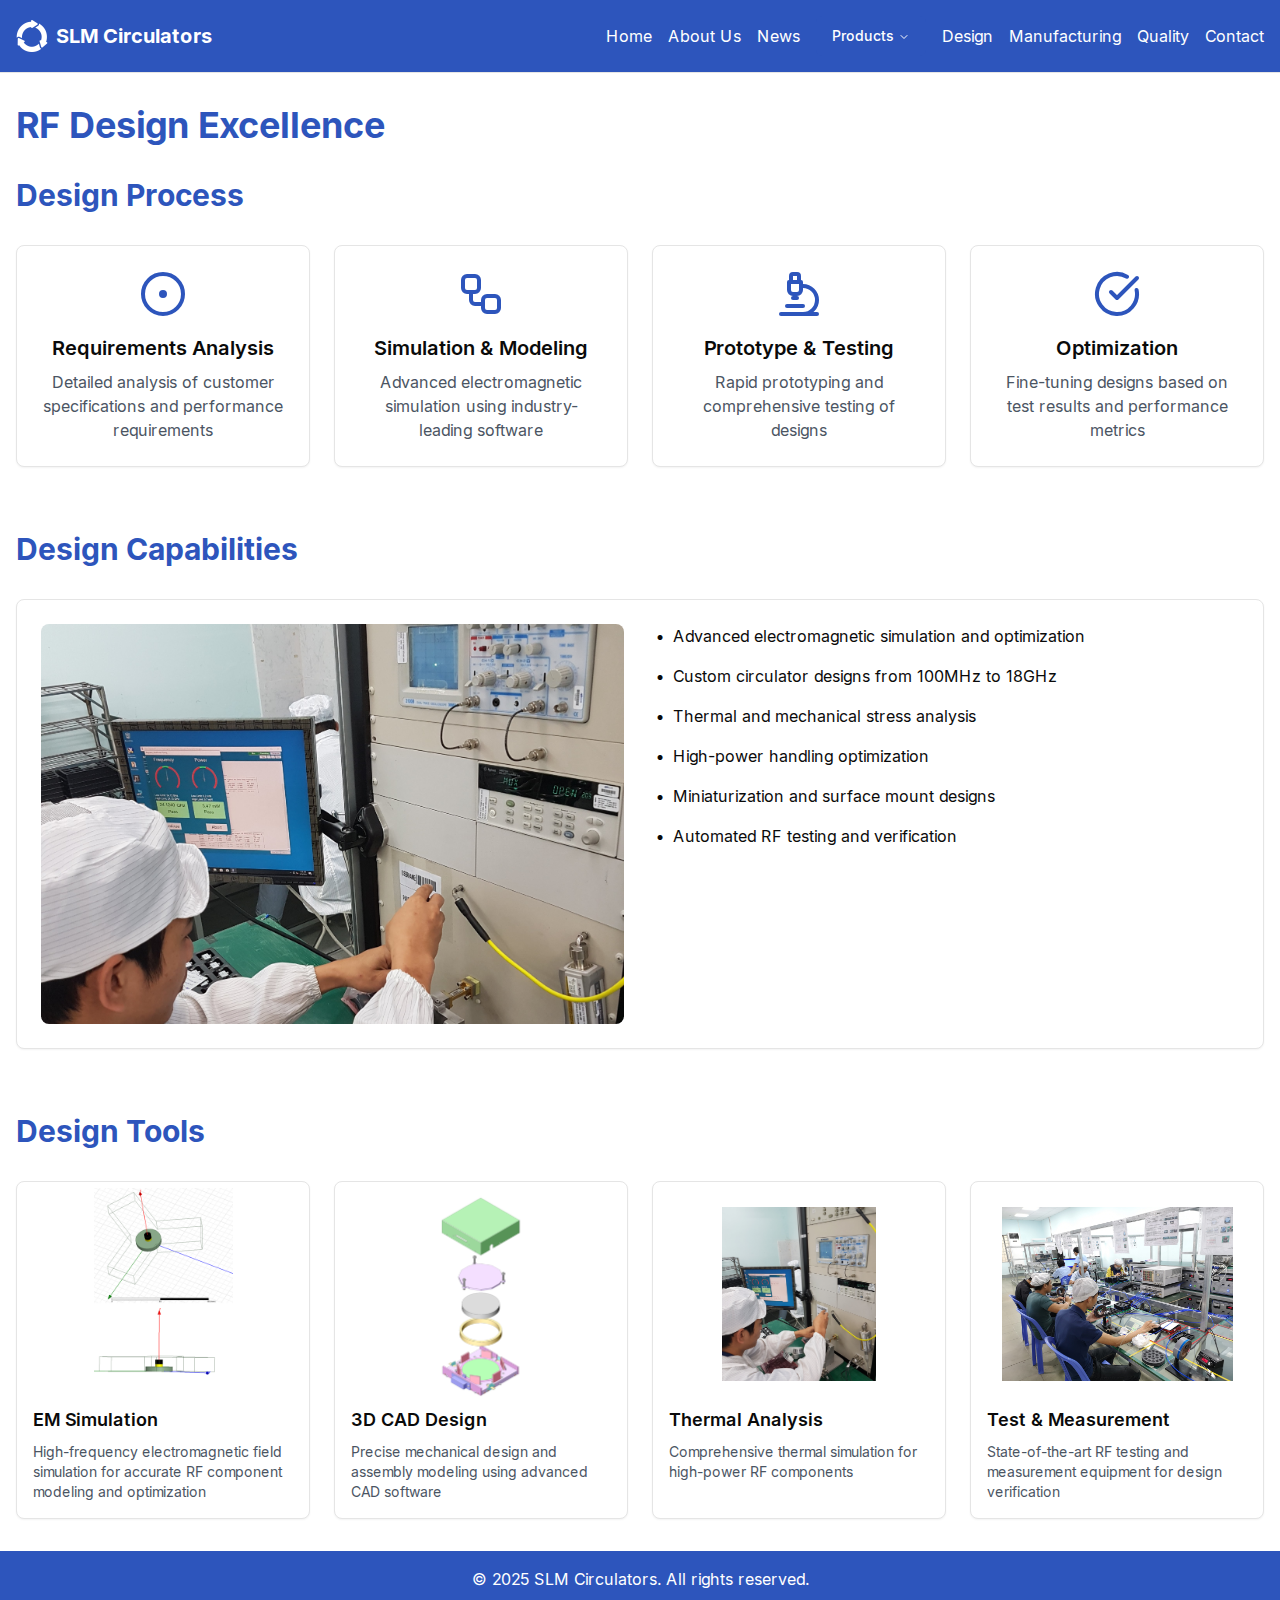
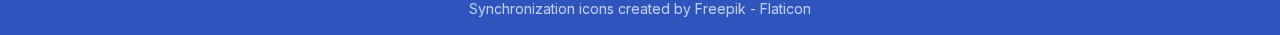
<file: design.html>
<!DOCTYPE html><html lang="en"><head><meta charSet="utf-8"/><meta name="viewport" content="width=device-width, initial-scale=1"/><link rel="preload" as="image" href="/sync-circular-arrows.png" fetchPriority="high"/><link rel="stylesheet" href="/_next/static/css/067bdd784ac7a39e.css" data-precedence="next"/><link rel="preload" href="/_next/static/chunks/webpack-2e241730d9df3956.js" as="script" fetchPriority="low"/><script src="/_next/static/chunks/fd9d1056-104a4cf08868fb13.js" async=""></script><script src="/_next/static/chunks/864-829fc84b149a13d6.js" async=""></script><script src="/_next/static/chunks/main-app-d62a0cce9fcc84de.js" async=""></script><title>SLM Circulators - RF Components Manufacturing</title><meta name="description" content="Leading manufacturer of RF components and circulators"/><meta name="next-size-adjust"/><script src="/_next/static/chunks/polyfills-c67a75d1b6f99dc8.js" noModule=""></script></head><body class="__className_d65c78"><script>!function(){try{var d=document.documentElement,c=d.classList;c.remove('light','dark');var e=localStorage.getItem('theme');if('system'===e||(!e&&false)){var t='(prefers-color-scheme: dark)',m=window.matchMedia(t);if(m.media!==t||m.matches){d.style.colorScheme = 'dark';c.add('dark')}else{d.style.colorScheme = 'light';c.add('light')}}else if(e){c.add(e|| '')}else{c.add('light')}if(e==='light'||e==='dark'||!e)d.style.colorScheme=e||'light'}catch(e){}}()</script><div class="flex flex-col min-h-screen"><header class="border-b bg-[#2D55BC] text-white"><div class="container mx-auto px-4 py-4"><div class="flex items-center justify-between"><a class="flex items-center space-x-2" href="/"><div class="relative w-8 h-8"><img alt="SLM Circulators Logo" fetchPriority="high" decoding="async" data-nimg="fill" class="object-contain invert brightness-0 invert" style="position:absolute;height:100%;width:100%;left:0;top:0;right:0;bottom:0;color:transparent" src="/sync-circular-arrows.png"/></div><span class="text-xl font-bold whitespace-nowrap">SLM Circulators</span></a><nav aria-label="Main" data-orientation="horizontal" dir="ltr" class="relative z-10 flex max-w-max flex-1 items-center justify-center"><div style="position:relative"><ul data-orientation="horizontal" class="group flex flex-1 list-none items-center justify-center space-x-4" dir="ltr"><li><a class="text-white hover:text-gray-200" href="/" data-radix-collection-item="">Home</a></li><li><a class="text-white hover:text-gray-200" href="/about" data-radix-collection-item="">About Us</a></li><li><a class="text-white hover:text-gray-200" href="/news" data-radix-collection-item="">News</a></li><li><button id="radix-:R9la:-trigger-radix-:Rhpla:" data-state="closed" aria-expanded="false" aria-controls="radix-:R9la:-content-radix-:Rhpla:" class="group inline-flex h-10 w-max items-center justify-center rounded-md px-4 py-2 text-sm font-medium transition-colors hover:bg-accent focus:bg-accent focus:text-accent-foreground focus:outline-none disabled:pointer-events-none disabled:opacity-50 data-[active]:bg-accent/50 group bg-[#2D55BC] text-white hover:text-gray-200 data-[state=open]:bg-[#2D55BC]" data-radix-collection-item="">Products<!-- --> <svg xmlns="http://www.w3.org/2000/svg" width="24" height="24" viewBox="0 0 24 24" fill="none" stroke="currentColor" stroke-width="2" stroke-linecap="round" stroke-linejoin="round" class="lucide lucide-chevron-down relative top-[1px] ml-1 h-3 w-3 transition duration-200 group-data-[state=open]:rotate-180" aria-hidden="true"><path d="m6 9 6 6 6-6"></path></svg></button></li><li><a class="text-white hover:text-gray-200" href="/design" data-radix-collection-item="">Design</a></li><li><a class="text-white hover:text-gray-200" href="/manufacturing" data-radix-collection-item="">Manufacturing</a></li><li><a class="text-white hover:text-gray-200" href="/quality" data-radix-collection-item="">Quality</a></li><li><a class="text-white hover:text-gray-200" href="/contact" data-radix-collection-item="">Contact</a></li></ul></div><div class="absolute left-0 top-full flex justify-center"></div></nav></div></div></header><main class="flex-grow bg-background"><div class="container mx-auto px-4 py-8"><h1 class="text-4xl font-bold mb-8 text-[#2D55BC]">RF Design Excellence</h1><section class="mb-16"><h2 class="text-3xl font-bold mb-8 text-[#2D55BC]">Design Process</h2><div class="grid grid-cols-1 md:grid-cols-2 lg:grid-cols-4 gap-6"><div class="rounded-lg border bg-card text-card-foreground shadow-sm"><div class="p-6"><div class="flex flex-col items-center text-center"><svg xmlns="http://www.w3.org/2000/svg" width="24" height="24" viewBox="0 0 24 24" fill="none" stroke="currentColor" stroke-width="2" stroke-linecap="round" stroke-linejoin="round" class="lucide lucide-circle-dot h-12 w-12 mb-4 text-[#2D55BC]"><circle cx="12" cy="12" r="10"></circle><circle cx="12" cy="12" r="1"></circle></svg><h3 class="text-xl font-semibold mb-2">Requirements Analysis</h3><p class="text-gray-600">Detailed analysis of customer specifications and performance requirements</p></div></div></div><div class="rounded-lg border bg-card text-card-foreground shadow-sm"><div class="p-6"><div class="flex flex-col items-center text-center"><svg xmlns="http://www.w3.org/2000/svg" width="24" height="24" viewBox="0 0 24 24" fill="none" stroke="currentColor" stroke-width="2" stroke-linecap="round" stroke-linejoin="round" class="lucide lucide-workflow h-12 w-12 mb-4 text-[#2D55BC]"><rect width="8" height="8" x="3" y="3" rx="2"></rect><path d="M7 11v4a2 2 0 0 0 2 2h4"></path><rect width="8" height="8" x="13" y="13" rx="2"></rect></svg><h3 class="text-xl font-semibold mb-2">Simulation &amp; Modeling</h3><p class="text-gray-600">Advanced electromagnetic simulation using industry-leading software</p></div></div></div><div class="rounded-lg border bg-card text-card-foreground shadow-sm"><div class="p-6"><div class="flex flex-col items-center text-center"><svg xmlns="http://www.w3.org/2000/svg" width="24" height="24" viewBox="0 0 24 24" fill="none" stroke="currentColor" stroke-width="2" stroke-linecap="round" stroke-linejoin="round" class="lucide lucide-microscope h-12 w-12 mb-4 text-[#2D55BC]"><path d="M6 18h8"></path><path d="M3 22h18"></path><path d="M14 22a7 7 0 1 0 0-14h-1"></path><path d="M9 14h2"></path><path d="M9 12a2 2 0 0 1-2-2V6h6v4a2 2 0 0 1-2 2Z"></path><path d="M12 6V3a1 1 0 0 0-1-1H9a1 1 0 0 0-1 1v3"></path></svg><h3 class="text-xl font-semibold mb-2">Prototype &amp; Testing</h3><p class="text-gray-600">Rapid prototyping and comprehensive testing of designs</p></div></div></div><div class="rounded-lg border bg-card text-card-foreground shadow-sm"><div class="p-6"><div class="flex flex-col items-center text-center"><svg xmlns="http://www.w3.org/2000/svg" width="24" height="24" viewBox="0 0 24 24" fill="none" stroke="currentColor" stroke-width="2" stroke-linecap="round" stroke-linejoin="round" class="lucide lucide-circle-check-big h-12 w-12 mb-4 text-[#2D55BC]"><path d="M21.801 10A10 10 0 1 1 17 3.335"></path><path d="m9 11 3 3L22 4"></path></svg><h3 class="text-xl font-semibold mb-2">Optimization</h3><p class="text-gray-600">Fine-tuning designs based on test results and performance metrics</p></div></div></div></div></section><section class="mb-16"><h2 class="text-3xl font-bold mb-8 text-[#2D55BC]">Design Capabilities</h2><div class="rounded-lg border bg-card text-card-foreground shadow-sm"><div class="p-6"><div class="grid grid-cols-1 md:grid-cols-2 gap-8"><div class="relative h-[400px]"><img alt="RF Testing and Inspection" loading="lazy" decoding="async" data-nimg="fill" class="object-cover rounded-lg" style="position:absolute;height:100%;width:100%;left:0;top:0;right:0;bottom:0;color:transparent" src="/inspect.jpg"/></div><div><ul class="space-y-4"><li class="flex items-start"><span class="font-semibold mr-2">•</span><span>Advanced electromagnetic simulation and optimization</span></li><li class="flex items-start"><span class="font-semibold mr-2">•</span><span>Custom circulator designs from 100MHz to 18GHz</span></li><li class="flex items-start"><span class="font-semibold mr-2">•</span><span>Thermal and mechanical stress analysis</span></li><li class="flex items-start"><span class="font-semibold mr-2">•</span><span>High-power handling optimization</span></li><li class="flex items-start"><span class="font-semibold mr-2">•</span><span>Miniaturization and surface mount designs</span></li><li class="flex items-start"><span class="font-semibold mr-2">•</span><span>Automated RF testing and verification</span></li></ul></div></div></div></div></section><section><h2 class="text-3xl font-bold mb-8 text-[#2D55BC]">Design Tools</h2><div class="grid grid-cols-1 md:grid-cols-2 lg:grid-cols-4 gap-6"><div class="rounded-lg border bg-card text-card-foreground shadow-sm"><div class="p-4"><div class="relative h-48 mb-4 flex items-center justify-center"><img alt="EM Simulation" loading="lazy" width="139" height="139" decoding="async" data-nimg="1" class="object-contain" style="color:transparent" src="/sim.png"/></div><h3 class="text-lg font-semibold mb-2">EM Simulation</h3><p class="text-sm text-gray-600">High-frequency electromagnetic field simulation for accurate RF component modeling and optimization</p></div></div><div class="rounded-lg border bg-card text-card-foreground shadow-sm"><div class="p-4"><div class="relative h-48 mb-4 flex items-center justify-center"><img alt="3D CAD Design" loading="lazy" width="154" height="154" decoding="async" data-nimg="1" class="object-contain" style="color:transparent" src="/mech.png"/></div><h3 class="text-lg font-semibold mb-2">3D CAD Design</h3><p class="text-sm text-gray-600">Precise mechanical design and assembly modeling using advanced CAD software</p></div></div><div class="rounded-lg border bg-card text-card-foreground shadow-sm"><div class="p-4"><div class="relative h-48 mb-4 flex items-center justify-center"><img alt="Thermal Analysis" loading="lazy" width="154" height="154" decoding="async" data-nimg="1" class="object-contain" style="color:transparent" src="/inspect copy.jpg"/></div><h3 class="text-lg font-semibold mb-2">Thermal Analysis</h3><p class="text-sm text-gray-600">Comprehensive thermal simulation for high-power RF components</p></div></div><div class="rounded-lg border bg-card text-card-foreground shadow-sm"><div class="p-4"><div class="relative h-48 mb-4 flex items-center justify-center"><img alt="Test &amp; Measurement" loading="lazy" width="231" height="231" decoding="async" data-nimg="1" class="object-contain" style="color:transparent" src="/factory2.jpg"/></div><h3 class="text-lg font-semibold mb-2">Test &amp; Measurement</h3><p class="text-sm text-gray-600">State-of-the-art RF testing and measurement equipment for design verification</p></div></div></div></section></div></main><footer class="bg-[#2D55BC] text-white py-4"><div class="container mx-auto px-4"><div class="flex flex-col items-center space-y-2"><p>© <!-- -->2025<!-- --> SLM Circulators. All rights reserved.</p><a href="https://www.flaticon.com/free-icons/synchronization" title="synchronization icons" class="text-sm opacity-70 hover:opacity-100" target="_blank" rel="noopener noreferrer">Synchronization icons created by Freepik - Flaticon</a></div></div></footer></div><script src="/_next/static/chunks/webpack-2e241730d9df3956.js" async=""></script><script>(self.__next_f=self.__next_f||[]).push([0])</script><script>self.__next_f.push([1,"1:HL[\"/_next/static/media/a34f9d1faa5f3315-s.p.woff2\",\"font\",{\"crossOrigin\":\"\",\"type\":\"font/woff2\"}]\n2:HL[\"/_next/static/css/067bdd784ac7a39e.css\",\"style\"]\n0:\"$L3\"\n"])</script><script>self.__next_f.push([1,"4:I{\"id\":6054,\"chunks\":[\"272:static/chunks/webpack-2e241730d9df3956.js\",\"971:static/chunks/fd9d1056-104a4cf08868fb13.js\",\"864:static/chunks/864-829fc84b149a13d6.js\"],\"name\":\"\",\"async\":false}\n6:I{\"id\":1729,\"chunks\":[\"272:static/chunks/webpack-2e241730d9df3956.js\",\"971:static/chunks/fd9d1056-104a4cf08868fb13.js\",\"864:static/chunks/864-829fc84b149a13d6.js\"],\"name\":\"\",\"async\":false}\n7:I{\"id\":4657,\"chunks\":[\"964:static/chunks/964-512d3945115126b7.js\",\"56:static/chunks/56-9d56b8c051b92956.js\",\"491:static/chunks/4"])</script><script>self.__next_f.push([1,"91-e1c5132dbd870da4.js\",\"788:static/chunks/788-a46814f60f1b6d63.js\",\"185:static/chunks/app/layout-f8df83efed1c4566.js\"],\"name\":\"ThemeProvider\",\"async\":false}\n8:I{\"id\":7273,\"chunks\":[\"964:static/chunks/964-512d3945115126b7.js\",\"56:static/chunks/56-9d56b8c051b92956.js\",\"491:static/chunks/491-e1c5132dbd870da4.js\",\"788:static/chunks/788-a46814f60f1b6d63.js\",\"185:static/chunks/app/layout-f8df83efed1c4566.js\"],\"name\":\"\",\"async\":false}\n9:I{\"id\":1443,\"chunks\":[\"272:static/chunks/webpack-2e241730d9df3956.js\",\"971:st"])</script><script>self.__next_f.push([1,"atic/chunks/fd9d1056-104a4cf08868fb13.js\",\"864:static/chunks/864-829fc84b149a13d6.js\"],\"name\":\"\",\"async\":false}\na:I{\"id\":8639,\"chunks\":[\"272:static/chunks/webpack-2e241730d9df3956.js\",\"971:static/chunks/fd9d1056-104a4cf08868fb13.js\",\"864:static/chunks/864-829fc84b149a13d6.js\"],\"name\":\"\",\"async\":false}\nc:I{\"id\":6964,\"chunks\":[\"964:static/chunks/964-512d3945115126b7.js\",\"535:static/chunks/app/design/page-81e58ab7890d7407.js\"],\"name\":\"Image\",\"async\":false}\n"])</script><script>self.__next_f.push([1,"3:[[[\"$\",\"link\",\"0\",{\"rel\":\"stylesheet\",\"href\":\"/_next/static/css/067bdd784ac7a39e.css\",\"precedence\":\"next\"}]],[\"$\",\"$L4\",null,{\"buildId\":\"CiDETqamaBAo3Pzj3u56X\",\"assetPrefix\":\"\",\"initialCanonicalUrl\":\"/design\",\"initialTree\":[\"\",{\"children\":[\"design\",{\"children\":[\"__PAGE__\",{}]}]},\"$undefined\",\"$undefined\",true],\"initialHead\":[false,\"$L5\"],\"globalErrorComponent\":\"$6\",\"children\":[null,[\"$\",\"html\",null,{\"lang\":\"en\",\"suppressHydrationWarning\":true,\"children\":[\"$\",\"body\",null,{\"className\":\"__className_d65c78\",\"children\":[\"$\",\"$L7\",null,{\"attribute\":\"class\",\"defaultTheme\":\"light\",\"enableSystem\":true,\"disableTransitionOnChange\":true,\"children\":[\"$\",\"div\",null,{\"className\":\"flex flex-col min-h-screen\",\"children\":[[\"$\",\"$L8\",null,{}],[\"$\",\"main\",null,{\"className\":\"flex-grow bg-background\",\"children\":[\"$\",\"$L9\",null,{\"parallelRouterKey\":\"children\",\"segmentPath\":[\"children\"],\"loading\":\"$undefined\",\"loadingStyles\":\"$undefined\",\"hasLoading\":false,\"error\":\"$undefined\",\"errorStyles\":\"$undefined\",\"template\":[\"$\",\"$La\",null,{}],\"templateStyles\":\"$undefined\",\"notFound\":[[\"$\",\"title\",null,{\"children\":\"404: This page could not be found.\"}],[\"$\",\"div\",null,{\"style\":{\"fontFamily\":\"system-ui,\\\"Segoe UI\\\",Roboto,Helvetica,Arial,sans-serif,\\\"Apple Color Emoji\\\",\\\"Segoe UI Emoji\\\"\",\"height\":\"100vh\",\"textAlign\":\"center\",\"display\":\"flex\",\"flexDirection\":\"column\",\"alignItems\":\"center\",\"justifyContent\":\"center\"},\"children\":[\"$\",\"div\",null,{\"children\":[[\"$\",\"style\",null,{\"dangerouslySetInnerHTML\":{\"__html\":\"body{color:#000;background:#fff;margin:0}.next-error-h1{border-right:1px solid rgba(0,0,0,.3)}@media (prefers-color-scheme:dark){body{color:#fff;background:#000}.next-error-h1{border-right:1px solid rgba(255,255,255,.3)}}\"}}],[\"$\",\"h1\",null,{\"className\":\"next-error-h1\",\"style\":{\"display\":\"inline-block\",\"margin\":\"0 20px 0 0\",\"padding\":\"0 23px 0 0\",\"fontSize\":24,\"fontWeight\":500,\"verticalAlign\":\"top\",\"lineHeight\":\"49px\"},\"children\":\"404\"}],[\"$\",\"div\",null,{\"style\":{\"display\":\"inline-block\"},\"children\":[\"$\",\"h2\",null,{\"style\":{\"fontSize\":14,\"fontWeight\":400,\"lineHeight\":\"49px\",\"margin\":0},\"children\":\"This page could not be found.\"}]}]]}]}]],\"notFoundStyles\":[],\"childProp\":{\"current\":[\"$\",\"$L9\",null,{\"parallelRouterKey\":\"children\",\"segmentPath\":[\"children\",\"design\",\"children\"],\"loading\":\"$undefined\",\"loadingStyles\":\"$undefined\",\"hasLoading\":false,\"error\":\"$undefined\",\"errorStyles\":\"$undefined\",\"template\":[\"$\",\"$La\",null,{}],\"templateStyles\":\"$undefined\",\"notFound\":\"$undefined\",\"notFoundStyles\":\"$undefined\",\"childProp\":{\"current\":[\"$Lb\",[\"$\",\"div\",null,{\"className\":\"container mx-auto px-4 py-8\",\"children\":[[\"$\",\"h1\",null,{\"className\":\"text-4xl font-bold mb-8 text-[#2D55BC]\",\"children\":\"RF Design Excellence\"}],[\"$\",\"section\",null,{\"className\":\"mb-16\",\"children\":[[\"$\",\"h2\",null,{\"className\":\"text-3xl font-bold mb-8 text-[#2D55BC]\",\"children\":\"Design Process\"}],[\"$\",\"div\",null,{\"className\":\"grid grid-cols-1 md:grid-cols-2 lg:grid-cols-4 gap-6\",\"children\":[[\"$\",\"div\",null,{\"className\":\"rounded-lg border bg-card text-card-foreground shadow-sm\",\"children\":[\"$\",\"div\",null,{\"className\":\"p-6\",\"children\":[\"$\",\"div\",null,{\"className\":\"flex flex-col items-center text-center\",\"children\":[[\"$\",\"svg\",null,{\"xmlns\":\"http://www.w3.org/2000/svg\",\"width\":24,\"height\":24,\"viewBox\":\"0 0 24 24\",\"fill\":\"none\",\"stroke\":\"currentColor\",\"strokeWidth\":2,\"strokeLinecap\":\"round\",\"strokeLinejoin\":\"round\",\"className\":\"lucide lucide-circle-dot h-12 w-12 mb-4 text-[#2D55BC]\",\"children\":[[\"$\",\"circle\",\"1mglay\",{\"cx\":\"12\",\"cy\":\"12\",\"r\":\"10\"}],[\"$\",\"circle\",\"41hilf\",{\"cx\":\"12\",\"cy\":\"12\",\"r\":\"1\"}],\"$undefined\"]}],[\"$\",\"h3\",null,{\"className\":\"text-xl font-semibold mb-2\",\"children\":\"Requirements Analysis\"}],[\"$\",\"p\",null,{\"className\":\"text-gray-600\",\"children\":\"Detailed analysis of customer specifications and performance requirements\"}]]}]}]}],[\"$\",\"div\",null,{\"className\":\"rounded-lg border bg-card text-card-foreground shadow-sm\",\"children\":[\"$\",\"div\",null,{\"className\":\"p-6\",\"children\":[\"$\",\"div\",null,{\"className\":\"flex flex-col items-center text-center\",\"children\":[[\"$\",\"svg\",null,{\"xmlns\":\"http://www.w3.org/2000/svg\",\"width\":24,\"height\":24,\"viewBox\":\"0 0 24 24\",\"fill\":\"none\",\"stroke\":\"currentColor\",\"strokeWidth\":2,\"strokeLinecap\":\"round\",\"strokeLinejoin\":\"round\",\"className\":\"lucide lucide-workflow h-12 w-12 mb-4 text-[#2D55BC]\",\"children\":[[\"$\",\"rect\",\"by2w9f\",{\"width\":\"8\",\"height\":\"8\",\"x\":\"3\",\"y\":\"3\",\"rx\":\"2\"}],[\"$\",\"path\",\"xkn7yn\",{\"d\":\"M7 11v4a2 2 0 0 0 2 2h4\"}],[\"$\",\"rect\",\"1cgmvn\",{\"width\":\"8\",\"height\":\"8\",\"x\":\"13\",\"y\":\"13\",\"rx\":\"2\"}],\"$undefined\"]}],[\"$\",\"h3\",null,{\"className\":\"text-xl font-semibold mb-2\",\"children\":\"Simulation \u0026 Modeling\"}],[\"$\",\"p\",null,{\"className\":\"text-gray-600\",\"children\":\"Advanced electromagnetic simulation using industry-leading software\"}]]}]}]}],[\"$\",\"div\",null,{\"className\":\"rounded-lg border bg-card text-card-foreground shadow-sm\",\"children\":[\"$\",\"div\",null,{\"className\":\"p-6\",\"children\":[\"$\",\"div\",null,{\"className\":\"flex flex-col items-center text-center\",\"children\":[[\"$\",\"svg\",null,{\"xmlns\":\"http://www.w3.org/2000/svg\",\"width\":24,\"height\":24,\"viewBox\":\"0 0 24 24\",\"fill\":\"none\",\"stroke\":\"currentColor\",\"strokeWidth\":2,\"strokeLinecap\":\"round\",\"strokeLinejoin\":\"round\",\"className\":\"lucide lucide-microscope h-12 w-12 mb-4 text-[#2D55BC]\",\"children\":[[\"$\",\"path\",\"1borvv\",{\"d\":\"M6 18h8\"}],[\"$\",\"path\",\"8prr45\",{\"d\":\"M3 22h18\"}],[\"$\",\"path\",\"1jwaiy\",{\"d\":\"M14 22a7 7 0 1 0 0-14h-1\"}],[\"$\",\"path\",\"197e7h\",{\"d\":\"M9 14h2\"}],[\"$\",\"path\",\"1bmzmy\",{\"d\":\"M9 12a2 2 0 0 1-2-2V6h6v4a2 2 0 0 1-2 2Z\"}],[\"$\",\"path\",\"1drr47\",{\"d\":\"M12 6V3a1 1 0 0 0-1-1H9a1 1 0 0 0-1 1v3\"}],\"$undefined\"]}],[\"$\",\"h3\",null,{\"className\":\"text-xl font-semibold mb-2\",\"children\":\"Prototype \u0026 Testing\"}],[\"$\",\"p\",null,{\"className\":\"text-gray-600\",\"children\":\"Rapid prototyping and comprehensive testing of designs\"}]]}]}]}],[\"$\",\"div\",null,{\"className\":\"rounded-lg border bg-card text-card-foreground shadow-sm\",\"children\":[\"$\",\"div\",null,{\"className\":\"p-6\",\"children\":[\"$\",\"div\",null,{\"className\":\"flex flex-col items-center text-center\",\"children\":[[\"$\",\"svg\",null,{\"xmlns\":\"http://www.w3.org/2000/svg\",\"width\":24,\"height\":24,\"viewBox\":\"0 0 24 24\",\"fill\":\"none\",\"stroke\":\"currentColor\",\"strokeWidth\":2,\"strokeLinecap\":\"round\",\"strokeLinejoin\":\"round\",\"className\":\"lucide lucide-circle-check-big h-12 w-12 mb-4 text-[#2D55BC]\",\"children\":[[\"$\",\"path\",\"yps3ct\",{\"d\":\"M21.801 10A10 10 0 1 1 17 3.335\"}],[\"$\",\"path\",\"1pflzl\",{\"d\":\"m9 11 3 3L22 4\"}],\"$undefined\"]}],[\"$\",\"h3\",null,{\"className\":\"text-xl font-semibold mb-2\",\"children\":\"Optimization\"}],[\"$\",\"p\",null,{\"className\":\"text-gray-600\",\"children\":\"Fine-tuning designs based on test results and performance metrics\"}]]}]}]}]]}]]}],[\"$\",\"section\",null,{\"className\":\"mb-16\",\"children\":[[\"$\",\"h2\",null,{\"className\":\"text-3xl font-bold mb-8 text-[#2D55BC]\",\"children\":\"Design Capabilities\"}],[\"$\",\"div\",null,{\"className\":\"rounded-lg border bg-card text-card-foreground shadow-sm\",\"children\":[\"$\",\"div\",null,{\"className\":\"p-6\",\"children\":[\"$\",\"div\",null,{\"className\":\"grid grid-cols-1 md:grid-cols-2 gap-8\",\"children\":[[\"$\",\"div\",null,{\"className\":\"relative h-[400px]\",\"children\":[\"$\",\"$Lc\",null,{\"src\":\"/inspect.jpg\",\"alt\":\"RF Testing and Inspection\",\"fill\":true,\"className\":\"object-cover rounded-lg\"}]}],[\"$\",\"div\",null,{\"children\":[\"$\",\"ul\",null,{\"className\":\"space-y-4\",\"children\":[[\"$\",\"li\",null,{\"className\":\"flex items-start\",\"children\":[[\"$\",\"span\",null,{\"className\":\"font-semibold mr-2\",\"children\":\"•\"}],[\"$\",\"span\",null,{\"children\":\"Advanced electromagnetic simulation and optimization\"}]]}],[\"$\",\"li\",null,{\"className\":\"flex items-start\",\"children\":[[\"$\",\"span\",null,{\"className\":\"font-semibold mr-2\",\"children\":\"•\"}],[\"$\",\"span\",null,{\"children\":\"Custom circulator designs from 100MHz to 18GHz\"}]]}],[\"$\",\"li\",null,{\"className\":\"flex items-start\",\"children\":[[\"$\",\"span\",null,{\"className\":\"font-semibold mr-2\",\"children\":\"•\"}],[\"$\",\"span\",null,{\"children\":\"Thermal and mechanical stress analysis\"}]]}],[\"$\",\"li\",null,{\"className\":\"flex items-start\",\"children\":[[\"$\",\"span\",null,{\"className\":\"font-semibold mr-2\",\"children\":\"•\"}],[\"$\",\"span\",null,{\"children\":\"High-power handling optimization\"}]]}],[\"$\",\"li\",null,{\"className\":\"flex items-start\",\"children\":[[\"$\",\"span\",null,{\"className\":\"font-semibold mr-2\",\"children\":\"•\"}],[\"$\",\"span\",null,{\"children\":\"Miniaturization and surface mount designs\"}]]}],[\"$\",\"li\",null,{\"className\":\"flex items-start\",\"children\":[[\"$\",\"span\",null,{\"className\":\"font-semibold mr-2\",\"children\":\"•\"}],[\"$\",\"span\",null,{\"children\":\"Automated RF testing and verification\"}]]}]]}]}]]}]}]}]]}],[\"$\",\"section\",null,{\"children\":[[\"$\",\"h2\",null,{\"className\":\"text-3xl font-bold mb-8 text-[#2D55BC]\",\"children\":\"Design Tools\"}],[\"$\",\"div\",null,{\"className\":\"grid grid-cols-1 md:grid-cols-2 lg:grid-cols-4 gap-6\",\"children\":[[\"$\",\"div\",null,{\"className\":\"rounded-lg border bg-card text-card-foreground shadow-sm\",\"children\":[\"$\",\"div\",null,{\"className\":\"p-4\",\"children\":[[\"$\",\"div\",null,{\"className\":\"relative h-48 mb-4 flex items-center justify-center\",\"children\":[\"$\",\"$Lc\",null,{\"src\":\"/sim.png\",\"alt\":\"EM Simulation\",\"width\":139,\"height\":139,\"className\":\"object-contain\"}]}],[\"$\",\"h3\",null,{\"className\":\"text-lg font-semibold mb-2\",\"children\":\"EM Simulation\"}],[\"$\",\"p\",null,{\"className\":\"text-sm text-gray-600\",\"children\":\"High-frequency electromagnetic field simulation for accurate RF component modeling and optimization\"}]]}]}],[\"$\",\"div\",null,{\"className\":\"rounded-lg border bg-card text-card-foreground shadow-sm\",\"children\":[\"$\",\"div\",null,{\"className\":\"p-4\",\"children\":[[\"$\",\"div\",null,{\"className\":\"relative h-48 mb-4 flex items-center justify-center\",\"children\":[\"$\",\"$Lc\",null,{\"src\":\"/mech.png\",\"alt\":\"3D CAD Design\",\"width\":154,\"height\":154,\"className\":\"object-contain\"}]}],[\"$\",\"h3\",null,{\"className\":\"text-lg font-semibold mb-2\",\"children\":\"3D CAD Design\"}],[\"$\",\"p\",null,{\"className\":\"text-sm text-gray-600\",\"children\":\"Precise mechanical design and assembly modeling using advanced CAD software\"}]]}]}],[\"$\",\"div\",null,{\"className\":\"rounded-lg border bg-card text-card-foreground shadow-sm\",\"children\":[\"$\",\"div\",null,{\"className\":\"p-4\",\"children\":[[\"$\",\"div\",null,{\"className\":\"relative h-48 mb-4 flex items-center justify-center\",\"children\":[\"$\",\"$Lc\",null,{\"src\":\"/inspect copy.jpg\",\"alt\":\"Thermal Analysis\",\"width\":154,\"height\":154,\"className\":\"object-contain\"}]}],[\"$\",\"h3\",null,{\"className\":\"text-lg font-semibold mb-2\",\"children\":\"Thermal Analysis\"}],[\"$\",\"p\",null,{\"className\":\"text-sm text-gray-600\",\"children\":\"Comprehensive thermal simulation for high-power RF components\"}]]}]}],[\"$\",\"div\",null,{\"className\":\"rounded-lg border bg-card text-card-foreground shadow-sm\",\"children\":[\"$\",\"div\",null,{\"className\":\"p-4\",\"children\":[[\"$\",\"div\",null,{\"className\":\"relative h-48 mb-4 flex items-center justify-center\",\"children\":[\"$\",\"$Lc\",null,{\"src\":\"/factory2.jpg\",\"alt\":\"Test \u0026 Measurement\",\"width\":231,\"height\":231,\"className\":\"object-contain\"}]}],[\"$\",\"h3\",null,{\"className\":\"text-lg font-semibold mb-2\",\"children\":\"Test \u0026 Measurement\"}],[\"$\",\"p\",null,{\"className\":\"text-sm text-gray-600\",\"children\":\"State-of-the-art RF testing and measurement equipment for design verification\"}]]}]}]]}]]}]]}],null],\"segment\":\"__PAGE__\"},\"styles\":[]}],\"segment\":\"design\"},\"styles\":[]}]}],[\"$\",\"footer\",null,{\"className\":\"bg-[#2D55BC] text-white py-4\",\"children\":[\"$\",\"div\",null,{\"className\":\"container mx-auto px-4\",\"children\":[\"$\",\"div\",null,{\"className\":\"flex flex-col items-center space-y-2\",\"children\":[[\"$\",\"p\",null,{\"children\":[\"© \",2025,\" SLM Circulators. All rights reserved.\"]}],[\"$\",\"a\",null,{\"href\":\"https://www.flaticon.com/free-icons/synchronization\",\"title\":\"synchronization icons\",\"className\":\"text-sm opacity-70 hover:opacity-100\",\"target\":\"_blank\",\"rel\":\"noopener noreferrer\",\"children\":\"Synchronization icons created by Freepik - Flaticon\"}]]}]}]}]]}]}]}]}],null]}]]\n"])</script><script>self.__next_f.push([1,"5:[[\"$\",\"meta\",\"0\",{\"charSet\":\"utf-8\"}],[\"$\",\"title\",\"1\",{\"children\":\"SLM Circulators - RF Components Manufacturing\"}],[\"$\",\"meta\",\"2\",{\"name\":\"description\",\"content\":\"Leading manufacturer of RF components and circulators\"}],[\"$\",\"meta\",\"3\",{\"name\":\"viewport\",\"content\":\"width=device-width, initial-scale=1\"}],[\"$\",\"meta\",\"4\",{\"name\":\"next-size-adjust\"}]]\nb:null\n"])</script></body></html>
</file>
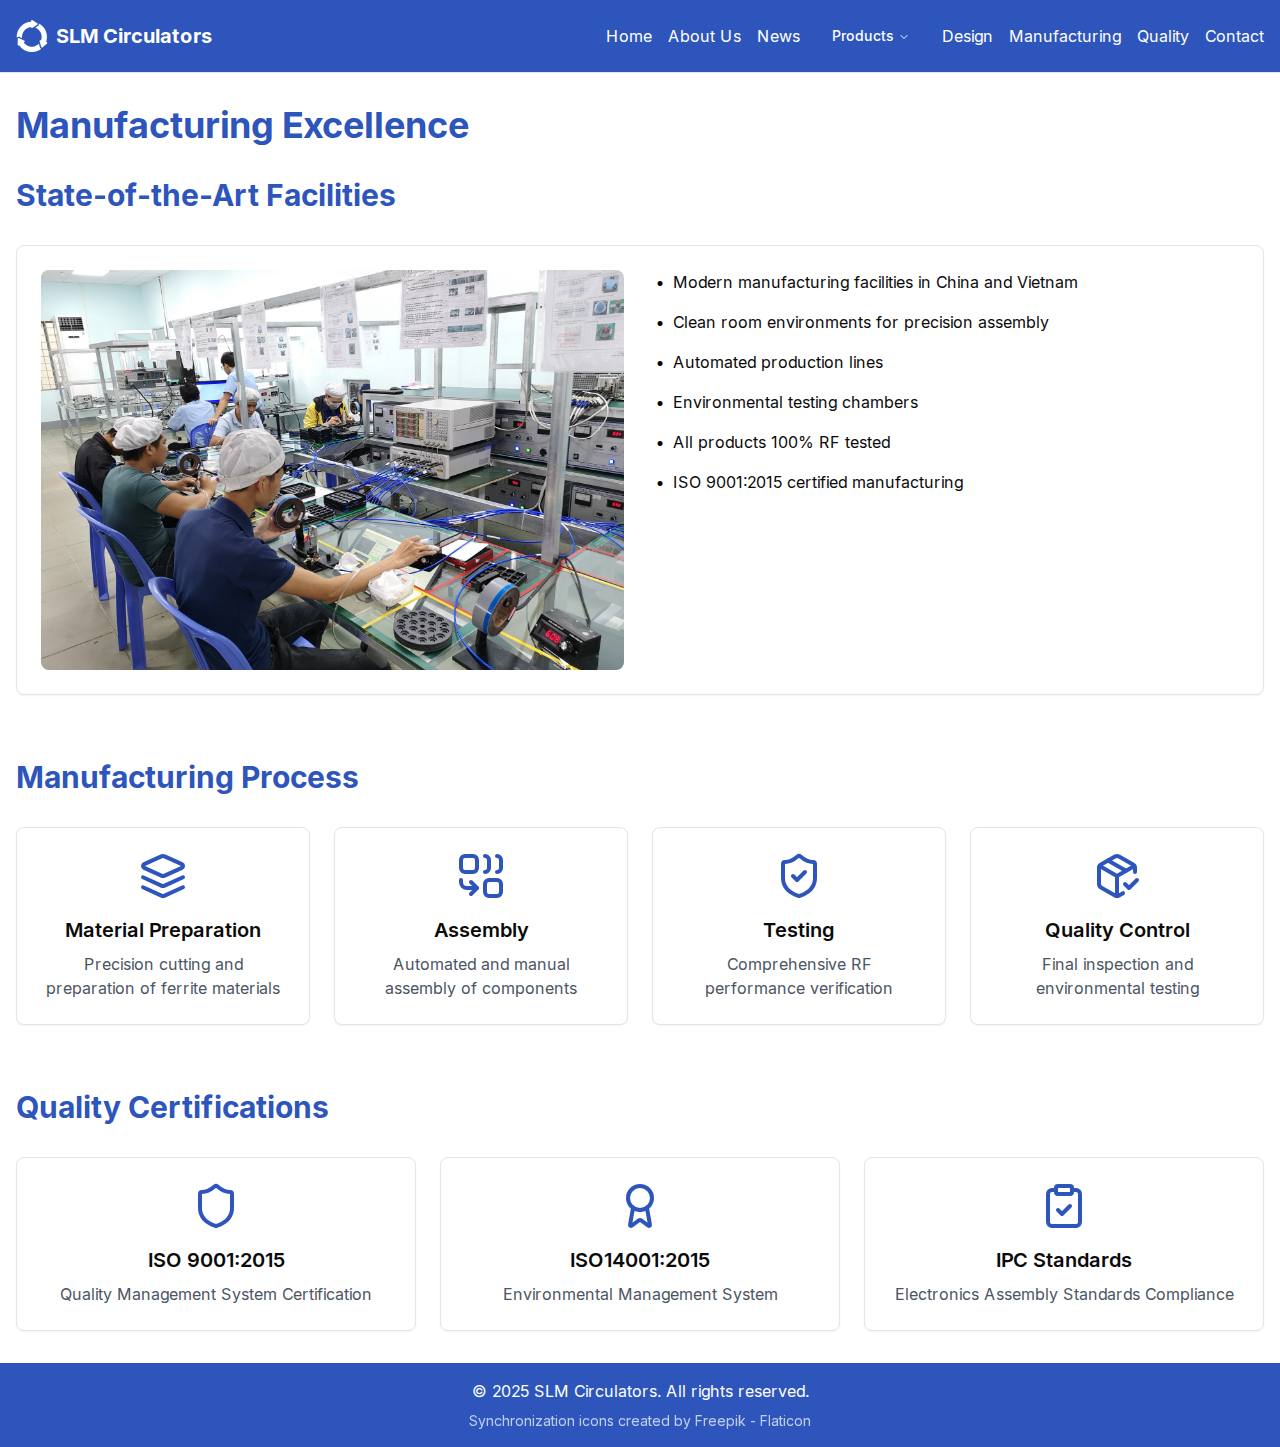
<file: manufacturing.html>
<!DOCTYPE html><html lang="en"><head><meta charSet="utf-8"/><meta name="viewport" content="width=device-width, initial-scale=1"/><link rel="preload" as="image" href="/sync-circular-arrows.png" fetchPriority="high"/><link rel="preload" as="image" href="/factory2.jpg" fetchPriority="high"/><link rel="stylesheet" href="/_next/static/css/067bdd784ac7a39e.css" data-precedence="next"/><link rel="preload" href="/_next/static/chunks/webpack-2e241730d9df3956.js" as="script" fetchPriority="low"/><script src="/_next/static/chunks/fd9d1056-104a4cf08868fb13.js" async=""></script><script src="/_next/static/chunks/864-829fc84b149a13d6.js" async=""></script><script src="/_next/static/chunks/main-app-d62a0cce9fcc84de.js" async=""></script><title>SLM Circulators - RF Components Manufacturing</title><meta name="description" content="Leading manufacturer of RF components and circulators"/><meta name="next-size-adjust"/><script src="/_next/static/chunks/polyfills-c67a75d1b6f99dc8.js" noModule=""></script></head><body class="__className_d65c78"><script>!function(){try{var d=document.documentElement,c=d.classList;c.remove('light','dark');var e=localStorage.getItem('theme');if('system'===e||(!e&&false)){var t='(prefers-color-scheme: dark)',m=window.matchMedia(t);if(m.media!==t||m.matches){d.style.colorScheme = 'dark';c.add('dark')}else{d.style.colorScheme = 'light';c.add('light')}}else if(e){c.add(e|| '')}else{c.add('light')}if(e==='light'||e==='dark'||!e)d.style.colorScheme=e||'light'}catch(e){}}()</script><div class="flex flex-col min-h-screen"><header class="border-b bg-[#2D55BC] text-white"><div class="container mx-auto px-4 py-4"><div class="flex items-center justify-between"><a class="flex items-center space-x-2" href="/"><div class="relative w-8 h-8"><img alt="SLM Circulators Logo" fetchPriority="high" decoding="async" data-nimg="fill" class="object-contain invert brightness-0 invert" style="position:absolute;height:100%;width:100%;left:0;top:0;right:0;bottom:0;color:transparent" src="/sync-circular-arrows.png"/></div><span class="text-xl font-bold whitespace-nowrap">SLM Circulators</span></a><nav aria-label="Main" data-orientation="horizontal" dir="ltr" class="relative z-10 flex max-w-max flex-1 items-center justify-center"><div style="position:relative"><ul data-orientation="horizontal" class="group flex flex-1 list-none items-center justify-center space-x-4" dir="ltr"><li><a class="text-white hover:text-gray-200" href="/" data-radix-collection-item="">Home</a></li><li><a class="text-white hover:text-gray-200" href="/about" data-radix-collection-item="">About Us</a></li><li><a class="text-white hover:text-gray-200" href="/news" data-radix-collection-item="">News</a></li><li><button id="radix-:R9la:-trigger-radix-:Rhpla:" data-state="closed" aria-expanded="false" aria-controls="radix-:R9la:-content-radix-:Rhpla:" class="group inline-flex h-10 w-max items-center justify-center rounded-md px-4 py-2 text-sm font-medium transition-colors hover:bg-accent focus:bg-accent focus:text-accent-foreground focus:outline-none disabled:pointer-events-none disabled:opacity-50 data-[active]:bg-accent/50 group bg-[#2D55BC] text-white hover:text-gray-200 data-[state=open]:bg-[#2D55BC]" data-radix-collection-item="">Products<!-- --> <svg xmlns="http://www.w3.org/2000/svg" width="24" height="24" viewBox="0 0 24 24" fill="none" stroke="currentColor" stroke-width="2" stroke-linecap="round" stroke-linejoin="round" class="lucide lucide-chevron-down relative top-[1px] ml-1 h-3 w-3 transition duration-200 group-data-[state=open]:rotate-180" aria-hidden="true"><path d="m6 9 6 6 6-6"></path></svg></button></li><li><a class="text-white hover:text-gray-200" href="/design" data-radix-collection-item="">Design</a></li><li><a class="text-white hover:text-gray-200" href="/manufacturing" data-radix-collection-item="">Manufacturing</a></li><li><a class="text-white hover:text-gray-200" href="/quality" data-radix-collection-item="">Quality</a></li><li><a class="text-white hover:text-gray-200" href="/contact" data-radix-collection-item="">Contact</a></li></ul></div><div class="absolute left-0 top-full flex justify-center"></div></nav></div></div></header><main class="flex-grow bg-background"><div class="container mx-auto px-4 py-8"><h1 class="text-4xl font-bold mb-8 text-[#2D55BC]">Manufacturing Excellence</h1><section class="mb-16"><h2 class="text-3xl font-bold mb-8 text-[#2D55BC]">State-of-the-Art Facilities</h2><div class="rounded-lg border bg-card text-card-foreground shadow-sm"><div class="p-6"><div class="grid grid-cols-1 md:grid-cols-2 gap-8"><div class="relative h-[400px]"><img alt="Manufacturing Facility" fetchPriority="high" decoding="async" data-nimg="fill" class="object-cover rounded-lg" style="position:absolute;height:100%;width:100%;left:0;top:0;right:0;bottom:0;color:transparent" src="/factory2.jpg"/></div><div><ul class="space-y-4"><li class="flex items-start"><span class="font-semibold mr-2">•</span><span>Modern manufacturing facilities in China and Vietnam</span></li><li class="flex items-start"><span class="font-semibold mr-2">•</span><span>Clean room environments for precision assembly</span></li><li class="flex items-start"><span class="font-semibold mr-2">•</span><span>Automated production lines</span></li><li class="flex items-start"><span class="font-semibold mr-2">•</span><span>Environmental testing chambers</span></li><li class="flex items-start"><span class="font-semibold mr-2">•</span><span>All products 100% RF tested</span></li><li class="flex items-start"><span class="font-semibold mr-2">•</span><span>ISO 9001:2015 certified manufacturing</span></li></ul></div></div></div></div></section><section class="mb-16"><h2 class="text-3xl font-bold mb-8 text-[#2D55BC]">Manufacturing Process</h2><div class="grid grid-cols-1 md:grid-cols-2 lg:grid-cols-4 gap-6"><div class="rounded-lg border bg-card text-card-foreground shadow-sm"><div class="p-6"><div class="flex flex-col items-center text-center"><svg xmlns="http://www.w3.org/2000/svg" width="24" height="24" viewBox="0 0 24 24" fill="none" stroke="currentColor" stroke-width="2" stroke-linecap="round" stroke-linejoin="round" class="lucide lucide-layers h-12 w-12 mb-4 text-[#2D55BC]"><path d="m12.83 2.18a2 2 0 0 0-1.66 0L2.6 6.08a1 1 0 0 0 0 1.83l8.58 3.91a2 2 0 0 0 1.66 0l8.58-3.9a1 1 0 0 0 0-1.83Z"></path><path d="m22 17.65-9.17 4.16a2 2 0 0 1-1.66 0L2 17.65"></path><path d="m22 12.65-9.17 4.16a2 2 0 0 1-1.66 0L2 12.65"></path></svg><h3 class="text-xl font-semibold mb-2">Material Preparation</h3><p class="text-gray-600">Precision cutting and preparation of ferrite materials</p></div></div></div><div class="rounded-lg border bg-card text-card-foreground shadow-sm"><div class="p-6"><div class="flex flex-col items-center text-center"><svg xmlns="http://www.w3.org/2000/svg" width="24" height="24" viewBox="0 0 24 24" fill="none" stroke="currentColor" stroke-width="2" stroke-linecap="round" stroke-linejoin="round" class="lucide lucide-combine h-12 w-12 mb-4 text-[#2D55BC]"><path d="M10 18H5a3 3 0 0 1-3-3v-1"></path><path d="M14 2a2 2 0 0 1 2 2v4a2 2 0 0 1-2 2"></path><path d="M20 2a2 2 0 0 1 2 2v4a2 2 0 0 1-2 2"></path><path d="m7 21 3-3-3-3"></path><rect x="14" y="14" width="8" height="8" rx="2"></rect><rect x="2" y="2" width="8" height="8" rx="2"></rect></svg><h3 class="text-xl font-semibold mb-2">Assembly</h3><p class="text-gray-600">Automated and manual assembly of components</p></div></div></div><div class="rounded-lg border bg-card text-card-foreground shadow-sm"><div class="p-6"><div class="flex flex-col items-center text-center"><svg xmlns="http://www.w3.org/2000/svg" width="24" height="24" viewBox="0 0 24 24" fill="none" stroke="currentColor" stroke-width="2" stroke-linecap="round" stroke-linejoin="round" class="lucide lucide-shield-check h-12 w-12 mb-4 text-[#2D55BC]"><path d="M20 13c0 5-3.5 7.5-7.66 8.95a1 1 0 0 1-.67-.01C7.5 20.5 4 18 4 13V6a1 1 0 0 1 1-1c2 0 4.5-1.2 6.24-2.72a1.17 1.17 0 0 1 1.52 0C14.51 3.81 17 5 19 5a1 1 0 0 1 1 1z"></path><path d="m9 12 2 2 4-4"></path></svg><h3 class="text-xl font-semibold mb-2">Testing</h3><p class="text-gray-600">Comprehensive RF performance verification</p></div></div></div><div class="rounded-lg border bg-card text-card-foreground shadow-sm"><div class="p-6"><div class="flex flex-col items-center text-center"><svg xmlns="http://www.w3.org/2000/svg" width="24" height="24" viewBox="0 0 24 24" fill="none" stroke="currentColor" stroke-width="2" stroke-linecap="round" stroke-linejoin="round" class="lucide lucide-package-check h-12 w-12 mb-4 text-[#2D55BC]"><path d="m16 16 2 2 4-4"></path><path d="M21 10V8a2 2 0 0 0-1-1.73l-7-4a2 2 0 0 0-2 0l-7 4A2 2 0 0 0 3 8v8a2 2 0 0 0 1 1.73l7 4a2 2 0 0 0 2 0l2-1.14"></path><path d="m7.5 4.27 9 5.15"></path><polyline points="3.29 7 12 12 20.71 7"></polyline><line x1="12" x2="12" y1="22" y2="12"></line></svg><h3 class="text-xl font-semibold mb-2">Quality Control</h3><p class="text-gray-600">Final inspection and environmental testing</p></div></div></div></div></section><section><h2 class="text-3xl font-bold mb-8 text-[#2D55BC]">Quality Certifications</h2><div class="grid grid-cols-1 md:grid-cols-3 gap-6"><div class="rounded-lg border bg-card text-card-foreground shadow-sm"><div class="p-6"><div class="flex flex-col items-center text-center"><svg xmlns="http://www.w3.org/2000/svg" width="24" height="24" viewBox="0 0 24 24" fill="none" stroke="currentColor" stroke-width="2" stroke-linecap="round" stroke-linejoin="round" class="lucide lucide-shield h-12 w-12 mb-4 text-[#2D55BC]"><path d="M20 13c0 5-3.5 7.5-7.66 8.95a1 1 0 0 1-.67-.01C7.5 20.5 4 18 4 13V6a1 1 0 0 1 1-1c2 0 4.5-1.2 6.24-2.72a1.17 1.17 0 0 1 1.52 0C14.51 3.81 17 5 19 5a1 1 0 0 1 1 1z"></path></svg><h3 class="text-xl font-semibold mb-2">ISO 9001:2015</h3><p class="text-gray-600">Quality Management System Certification</p></div></div></div><div class="rounded-lg border bg-card text-card-foreground shadow-sm"><div class="p-6"><div class="flex flex-col items-center text-center"><svg xmlns="http://www.w3.org/2000/svg" width="24" height="24" viewBox="0 0 24 24" fill="none" stroke="currentColor" stroke-width="2" stroke-linecap="round" stroke-linejoin="round" class="lucide lucide-award h-12 w-12 mb-4 text-[#2D55BC]"><path d="m15.477 12.89 1.515 8.526a.5.5 0 0 1-.81.47l-3.58-2.687a1 1 0 0 0-1.197 0l-3.586 2.686a.5.5 0 0 1-.81-.469l1.514-8.526"></path><circle cx="12" cy="8" r="6"></circle></svg><h3 class="text-xl font-semibold mb-2">ISO14001:2015</h3><p class="text-gray-600">Environmental Management System</p></div></div></div><div class="rounded-lg border bg-card text-card-foreground shadow-sm"><div class="p-6"><div class="flex flex-col items-center text-center"><svg xmlns="http://www.w3.org/2000/svg" width="24" height="24" viewBox="0 0 24 24" fill="none" stroke="currentColor" stroke-width="2" stroke-linecap="round" stroke-linejoin="round" class="lucide lucide-clipboard-check h-12 w-12 mb-4 text-[#2D55BC]"><rect width="8" height="4" x="8" y="2" rx="1" ry="1"></rect><path d="M16 4h2a2 2 0 0 1 2 2v14a2 2 0 0 1-2 2H6a2 2 0 0 1-2-2V6a2 2 0 0 1 2-2h2"></path><path d="m9 14 2 2 4-4"></path></svg><h3 class="text-xl font-semibold mb-2">IPC Standards</h3><p class="text-gray-600">Electronics Assembly Standards Compliance</p></div></div></div></div></section></div></main><footer class="bg-[#2D55BC] text-white py-4"><div class="container mx-auto px-4"><div class="flex flex-col items-center space-y-2"><p>© <!-- -->2025<!-- --> SLM Circulators. All rights reserved.</p><a href="https://www.flaticon.com/free-icons/synchronization" title="synchronization icons" class="text-sm opacity-70 hover:opacity-100" target="_blank" rel="noopener noreferrer">Synchronization icons created by Freepik - Flaticon</a></div></div></footer></div><script src="/_next/static/chunks/webpack-2e241730d9df3956.js" async=""></script><script>(self.__next_f=self.__next_f||[]).push([0])</script><script>self.__next_f.push([1,"1:HL[\"/_next/static/media/a34f9d1faa5f3315-s.p.woff2\",\"font\",{\"crossOrigin\":\"\",\"type\":\"font/woff2\"}]\n2:HL[\"/_next/static/css/067bdd784ac7a39e.css\",\"style\"]\n0:\"$L3\"\n"])</script><script>self.__next_f.push([1,"4:I{\"id\":6054,\"chunks\":[\"272:static/chunks/webpack-2e241730d9df3956.js\",\"971:static/chunks/fd9d1056-104a4cf08868fb13.js\",\"864:static/chunks/864-829fc84b149a13d6.js\"],\"name\":\"\",\"async\":false}\n6:I{\"id\":1729,\"chunks\":[\"272:static/chunks/webpack-2e241730d9df3956.js\",\"971:static/chunks/fd9d1056-104a4cf08868fb13.js\",\"864:static/chunks/864-829fc84b149a13d6.js\"],\"name\":\"\",\"async\":false}\n7:I{\"id\":4657,\"chunks\":[\"964:static/chunks/964-512d3945115126b7.js\",\"56:static/chunks/56-9d56b8c051b92956.js\",\"491:static/chunks/4"])</script><script>self.__next_f.push([1,"91-e1c5132dbd870da4.js\",\"788:static/chunks/788-a46814f60f1b6d63.js\",\"185:static/chunks/app/layout-f8df83efed1c4566.js\"],\"name\":\"ThemeProvider\",\"async\":false}\n8:I{\"id\":7273,\"chunks\":[\"964:static/chunks/964-512d3945115126b7.js\",\"56:static/chunks/56-9d56b8c051b92956.js\",\"491:static/chunks/491-e1c5132dbd870da4.js\",\"788:static/chunks/788-a46814f60f1b6d63.js\",\"185:static/chunks/app/layout-f8df83efed1c4566.js\"],\"name\":\"\",\"async\":false}\n9:I{\"id\":1443,\"chunks\":[\"272:static/chunks/webpack-2e241730d9df3956.js\",\"971:st"])</script><script>self.__next_f.push([1,"atic/chunks/fd9d1056-104a4cf08868fb13.js\",\"864:static/chunks/864-829fc84b149a13d6.js\"],\"name\":\"\",\"async\":false}\na:I{\"id\":8639,\"chunks\":[\"272:static/chunks/webpack-2e241730d9df3956.js\",\"971:static/chunks/fd9d1056-104a4cf08868fb13.js\",\"864:static/chunks/864-829fc84b149a13d6.js\"],\"name\":\"\",\"async\":false}\nc:I{\"id\":6964,\"chunks\":[\"964:static/chunks/964-512d3945115126b7.js\",\"846:static/chunks/app/manufacturing/page-265977a3db0c71f1.js\"],\"name\":\"Image\",\"async\":false}\n"])</script><script>self.__next_f.push([1,"3:[[[\"$\",\"link\",\"0\",{\"rel\":\"stylesheet\",\"href\":\"/_next/static/css/067bdd784ac7a39e.css\",\"precedence\":\"next\"}]],[\"$\",\"$L4\",null,{\"buildId\":\"CiDETqamaBAo3Pzj3u56X\",\"assetPrefix\":\"\",\"initialCanonicalUrl\":\"/manufacturing\",\"initialTree\":[\"\",{\"children\":[\"manufacturing\",{\"children\":[\"__PAGE__\",{}]}]},\"$undefined\",\"$undefined\",true],\"initialHead\":[false,\"$L5\"],\"globalErrorComponent\":\"$6\",\"children\":[null,[\"$\",\"html\",null,{\"lang\":\"en\",\"suppressHydrationWarning\":true,\"children\":[\"$\",\"body\",null,{\"className\":\"__className_d65c78\",\"children\":[\"$\",\"$L7\",null,{\"attribute\":\"class\",\"defaultTheme\":\"light\",\"enableSystem\":true,\"disableTransitionOnChange\":true,\"children\":[\"$\",\"div\",null,{\"className\":\"flex flex-col min-h-screen\",\"children\":[[\"$\",\"$L8\",null,{}],[\"$\",\"main\",null,{\"className\":\"flex-grow bg-background\",\"children\":[\"$\",\"$L9\",null,{\"parallelRouterKey\":\"children\",\"segmentPath\":[\"children\"],\"loading\":\"$undefined\",\"loadingStyles\":\"$undefined\",\"hasLoading\":false,\"error\":\"$undefined\",\"errorStyles\":\"$undefined\",\"template\":[\"$\",\"$La\",null,{}],\"templateStyles\":\"$undefined\",\"notFound\":[[\"$\",\"title\",null,{\"children\":\"404: This page could not be found.\"}],[\"$\",\"div\",null,{\"style\":{\"fontFamily\":\"system-ui,\\\"Segoe UI\\\",Roboto,Helvetica,Arial,sans-serif,\\\"Apple Color Emoji\\\",\\\"Segoe UI Emoji\\\"\",\"height\":\"100vh\",\"textAlign\":\"center\",\"display\":\"flex\",\"flexDirection\":\"column\",\"alignItems\":\"center\",\"justifyContent\":\"center\"},\"children\":[\"$\",\"div\",null,{\"children\":[[\"$\",\"style\",null,{\"dangerouslySetInnerHTML\":{\"__html\":\"body{color:#000;background:#fff;margin:0}.next-error-h1{border-right:1px solid rgba(0,0,0,.3)}@media (prefers-color-scheme:dark){body{color:#fff;background:#000}.next-error-h1{border-right:1px solid rgba(255,255,255,.3)}}\"}}],[\"$\",\"h1\",null,{\"className\":\"next-error-h1\",\"style\":{\"display\":\"inline-block\",\"margin\":\"0 20px 0 0\",\"padding\":\"0 23px 0 0\",\"fontSize\":24,\"fontWeight\":500,\"verticalAlign\":\"top\",\"lineHeight\":\"49px\"},\"children\":\"404\"}],[\"$\",\"div\",null,{\"style\":{\"display\":\"inline-block\"},\"children\":[\"$\",\"h2\",null,{\"style\":{\"fontSize\":14,\"fontWeight\":400,\"lineHeight\":\"49px\",\"margin\":0},\"children\":\"This page could not be found.\"}]}]]}]}]],\"notFoundStyles\":[],\"childProp\":{\"current\":[\"$\",\"$L9\",null,{\"parallelRouterKey\":\"children\",\"segmentPath\":[\"children\",\"manufacturing\",\"children\"],\"loading\":\"$undefined\",\"loadingStyles\":\"$undefined\",\"hasLoading\":false,\"error\":\"$undefined\",\"errorStyles\":\"$undefined\",\"template\":[\"$\",\"$La\",null,{}],\"templateStyles\":\"$undefined\",\"notFound\":\"$undefined\",\"notFoundStyles\":\"$undefined\",\"childProp\":{\"current\":[\"$Lb\",[\"$\",\"div\",null,{\"className\":\"container mx-auto px-4 py-8\",\"children\":[[\"$\",\"h1\",null,{\"className\":\"text-4xl font-bold mb-8 text-[#2D55BC]\",\"children\":\"Manufacturing Excellence\"}],[\"$\",\"section\",null,{\"className\":\"mb-16\",\"children\":[[\"$\",\"h2\",null,{\"className\":\"text-3xl font-bold mb-8 text-[#2D55BC]\",\"children\":\"State-of-the-Art Facilities\"}],[\"$\",\"div\",null,{\"className\":\"rounded-lg border bg-card text-card-foreground shadow-sm\",\"children\":[\"$\",\"div\",null,{\"className\":\"p-6\",\"children\":[\"$\",\"div\",null,{\"className\":\"grid grid-cols-1 md:grid-cols-2 gap-8\",\"children\":[[\"$\",\"div\",null,{\"className\":\"relative h-[400px]\",\"children\":[\"$\",\"$Lc\",null,{\"src\":\"/factory2.jpg\",\"alt\":\"Manufacturing Facility\",\"fill\":true,\"className\":\"object-cover rounded-lg\",\"priority\":true}]}],[\"$\",\"div\",null,{\"children\":[\"$\",\"ul\",null,{\"className\":\"space-y-4\",\"children\":[[\"$\",\"li\",null,{\"className\":\"flex items-start\",\"children\":[[\"$\",\"span\",null,{\"className\":\"font-semibold mr-2\",\"children\":\"•\"}],[\"$\",\"span\",null,{\"children\":\"Modern manufacturing facilities in China and Vietnam\"}]]}],[\"$\",\"li\",null,{\"className\":\"flex items-start\",\"children\":[[\"$\",\"span\",null,{\"className\":\"font-semibold mr-2\",\"children\":\"•\"}],[\"$\",\"span\",null,{\"children\":\"Clean room environments for precision assembly\"}]]}],[\"$\",\"li\",null,{\"className\":\"flex items-start\",\"children\":[[\"$\",\"span\",null,{\"className\":\"font-semibold mr-2\",\"children\":\"•\"}],[\"$\",\"span\",null,{\"children\":\"Automated production lines\"}]]}],[\"$\",\"li\",null,{\"className\":\"flex items-start\",\"children\":[[\"$\",\"span\",null,{\"className\":\"font-semibold mr-2\",\"children\":\"•\"}],[\"$\",\"span\",null,{\"children\":\"Environmental testing chambers\"}]]}],[\"$\",\"li\",null,{\"className\":\"flex items-start\",\"children\":[[\"$\",\"span\",null,{\"className\":\"font-semibold mr-2\",\"children\":\"•\"}],[\"$\",\"span\",null,{\"children\":\"All products 100% RF tested\"}]]}],[\"$\",\"li\",null,{\"className\":\"flex items-start\",\"children\":[[\"$\",\"span\",null,{\"className\":\"font-semibold mr-2\",\"children\":\"•\"}],[\"$\",\"span\",null,{\"children\":\"ISO 9001:2015 certified manufacturing\"}]]}]]}]}]]}]}]}]]}],[\"$\",\"section\",null,{\"className\":\"mb-16\",\"children\":[[\"$\",\"h2\",null,{\"className\":\"text-3xl font-bold mb-8 text-[#2D55BC]\",\"children\":\"Manufacturing Process\"}],[\"$\",\"div\",null,{\"className\":\"grid grid-cols-1 md:grid-cols-2 lg:grid-cols-4 gap-6\",\"children\":[[\"$\",\"div\",null,{\"className\":\"rounded-lg border bg-card text-card-foreground shadow-sm\",\"children\":[\"$\",\"div\",null,{\"className\":\"p-6\",\"children\":[\"$\",\"div\",null,{\"className\":\"flex flex-col items-center text-center\",\"children\":[[\"$\",\"svg\",null,{\"xmlns\":\"http://www.w3.org/2000/svg\",\"width\":24,\"height\":24,\"viewBox\":\"0 0 24 24\",\"fill\":\"none\",\"stroke\":\"currentColor\",\"strokeWidth\":2,\"strokeLinecap\":\"round\",\"strokeLinejoin\":\"round\",\"className\":\"lucide lucide-layers h-12 w-12 mb-4 text-[#2D55BC]\",\"children\":[[\"$\",\"path\",\"8b97xw\",{\"d\":\"m12.83 2.18a2 2 0 0 0-1.66 0L2.6 6.08a1 1 0 0 0 0 1.83l8.58 3.91a2 2 0 0 0 1.66 0l8.58-3.9a1 1 0 0 0 0-1.83Z\"}],[\"$\",\"path\",\"dd6zsq\",{\"d\":\"m22 17.65-9.17 4.16a2 2 0 0 1-1.66 0L2 17.65\"}],[\"$\",\"path\",\"ep9fru\",{\"d\":\"m22 12.65-9.17 4.16a2 2 0 0 1-1.66 0L2 12.65\"}],\"$undefined\"]}],[\"$\",\"h3\",null,{\"className\":\"text-xl font-semibold mb-2\",\"children\":\"Material Preparation\"}],[\"$\",\"p\",null,{\"className\":\"text-gray-600\",\"children\":\"Precision cutting and preparation of ferrite materials\"}]]}]}]}],[\"$\",\"div\",null,{\"className\":\"rounded-lg border bg-card text-card-foreground shadow-sm\",\"children\":[\"$\",\"div\",null,{\"className\":\"p-6\",\"children\":[\"$\",\"div\",null,{\"className\":\"flex flex-col items-center text-center\",\"children\":[[\"$\",\"svg\",null,{\"xmlns\":\"http://www.w3.org/2000/svg\",\"width\":24,\"height\":24,\"viewBox\":\"0 0 24 24\",\"fill\":\"none\",\"stroke\":\"currentColor\",\"strokeWidth\":2,\"strokeLinecap\":\"round\",\"strokeLinejoin\":\"round\",\"className\":\"lucide lucide-combine h-12 w-12 mb-4 text-[#2D55BC]\",\"children\":[[\"$\",\"path\",\"ru65g8\",{\"d\":\"M10 18H5a3 3 0 0 1-3-3v-1\"}],[\"$\",\"path\",\"e30een\",{\"d\":\"M14 2a2 2 0 0 1 2 2v4a2 2 0 0 1-2 2\"}],[\"$\",\"path\",\"2ahx8o\",{\"d\":\"M20 2a2 2 0 0 1 2 2v4a2 2 0 0 1-2 2\"}],[\"$\",\"path\",\"127cv2\",{\"d\":\"m7 21 3-3-3-3\"}],[\"$\",\"rect\",\"1b0bso\",{\"x\":\"14\",\"y\":\"14\",\"width\":\"8\",\"height\":\"8\",\"rx\":\"2\"}],[\"$\",\"rect\",\"1x09vl\",{\"x\":\"2\",\"y\":\"2\",\"width\":\"8\",\"height\":\"8\",\"rx\":\"2\"}],\"$undefined\"]}],[\"$\",\"h3\",null,{\"className\":\"text-xl font-semibold mb-2\",\"children\":\"Assembly\"}],[\"$\",\"p\",null,{\"className\":\"text-gray-600\",\"children\":\"Automated and manual assembly of components\"}]]}]}]}],[\"$\",\"div\",null,{\"className\":\"rounded-lg border bg-card text-card-foreground shadow-sm\",\"children\":[\"$\",\"div\",null,{\"className\":\"p-6\",\"children\":[\"$\",\"div\",null,{\"className\":\"flex flex-col items-center text-center\",\"children\":[[\"$\",\"svg\",null,{\"xmlns\":\"http://www.w3.org/2000/svg\",\"width\":24,\"height\":24,\"viewBox\":\"0 0 24 24\",\"fill\":\"none\",\"stroke\":\"currentColor\",\"strokeWidth\":2,\"strokeLinecap\":\"round\",\"strokeLinejoin\":\"round\",\"className\":\"lucide lucide-shield-check h-12 w-12 mb-4 text-[#2D55BC]\",\"children\":[[\"$\",\"path\",\"oel41y\",{\"d\":\"M20 13c0 5-3.5 7.5-7.66 8.95a1 1 0 0 1-.67-.01C7.5 20.5 4 18 4 13V6a1 1 0 0 1 1-1c2 0 4.5-1.2 6.24-2.72a1.17 1.17 0 0 1 1.52 0C14.51 3.81 17 5 19 5a1 1 0 0 1 1 1z\"}],[\"$\",\"path\",\"dzmm74\",{\"d\":\"m9 12 2 2 4-4\"}],\"$undefined\"]}],[\"$\",\"h3\",null,{\"className\":\"text-xl font-semibold mb-2\",\"children\":\"Testing\"}],[\"$\",\"p\",null,{\"className\":\"text-gray-600\",\"children\":\"Comprehensive RF performance verification\"}]]}]}]}],[\"$\",\"div\",null,{\"className\":\"rounded-lg border bg-card text-card-foreground shadow-sm\",\"children\":[\"$\",\"div\",null,{\"className\":\"p-6\",\"children\":[\"$\",\"div\",null,{\"className\":\"flex flex-col items-center text-center\",\"children\":[[\"$\",\"svg\",null,{\"xmlns\":\"http://www.w3.org/2000/svg\",\"width\":24,\"height\":24,\"viewBox\":\"0 0 24 24\",\"fill\":\"none\",\"stroke\":\"currentColor\",\"strokeWidth\":2,\"strokeLinecap\":\"round\",\"strokeLinejoin\":\"round\",\"className\":\"lucide lucide-package-check h-12 w-12 mb-4 text-[#2D55BC]\",\"children\":[[\"$\",\"path\",\"gfu2re\",{\"d\":\"m16 16 2 2 4-4\"}],[\"$\",\"path\",\"e7tb2h\",{\"d\":\"M21 10V8a2 2 0 0 0-1-1.73l-7-4a2 2 0 0 0-2 0l-7 4A2 2 0 0 0 3 8v8a2 2 0 0 0 1 1.73l7 4a2 2 0 0 0 2 0l2-1.14\"}],[\"$\",\"path\",\"1c824w\",{\"d\":\"m7.5 4.27 9 5.15\"}],[\"$\",\"polyline\",\"ousv84\",{\"points\":\"3.29 7 12 12 20.71 7\"}],[\"$\",\"line\",\"a4e8g8\",{\"x1\":\"12\",\"x2\":\"12\",\"y1\":\"22\",\"y2\":\"12\"}],\"$undefined\"]}],[\"$\",\"h3\",null,{\"className\":\"text-xl font-semibold mb-2\",\"children\":\"Quality Control\"}],[\"$\",\"p\",null,{\"className\":\"text-gray-600\",\"children\":\"Final inspection and environmental testing\"}]]}]}]}]]}]]}],[\"$\",\"section\",null,{\"children\":[[\"$\",\"h2\",null,{\"className\":\"text-3xl font-bold mb-8 text-[#2D55BC]\",\"children\":\"Quality Certifications\"}],[\"$\",\"div\",null,{\"className\":\"grid grid-cols-1 md:grid-cols-3 gap-6\",\"children\":[[\"$\",\"div\",null,{\"className\":\"rounded-lg border bg-card text-card-foreground shadow-sm\",\"children\":[\"$\",\"div\",null,{\"className\":\"p-6\",\"children\":[\"$\",\"div\",null,{\"className\":\"flex flex-col items-center text-center\",\"children\":[[\"$\",\"svg\",null,{\"xmlns\":\"http://www.w3.org/2000/svg\",\"width\":24,\"height\":24,\"viewBox\":\"0 0 24 24\",\"fill\":\"none\",\"stroke\":\"currentColor\",\"strokeWidth\":2,\"strokeLinecap\":\"round\",\"strokeLinejoin\":\"round\",\"className\":\"lucide lucide-shield h-12 w-12 mb-4 text-[#2D55BC]\",\"children\":[[\"$\",\"path\",\"oel41y\",{\"d\":\"M20 13c0 5-3.5 7.5-7.66 8.95a1 1 0 0 1-.67-.01C7.5 20.5 4 18 4 13V6a1 1 0 0 1 1-1c2 0 4.5-1.2 6.24-2.72a1.17 1.17 0 0 1 1.52 0C14.51 3.81 17 5 19 5a1 1 0 0 1 1 1z\"}],\"$undefined\"]}],[\"$\",\"h3\",null,{\"className\":\"text-xl font-semibold mb-2\",\"children\":\"ISO 9001:2015\"}],[\"$\",\"p\",null,{\"className\":\"text-gray-600\",\"children\":\"Quality Management System Certification\"}]]}]}]}],[\"$\",\"div\",null,{\"className\":\"rounded-lg border bg-card text-card-foreground shadow-sm\",\"children\":[\"$\",\"div\",null,{\"className\":\"p-6\",\"children\":[\"$\",\"div\",null,{\"className\":\"flex flex-col items-center text-center\",\"children\":[[\"$\",\"svg\",null,{\"xmlns\":\"http://www.w3.org/2000/svg\",\"width\":24,\"height\":24,\"viewBox\":\"0 0 24 24\",\"fill\":\"none\",\"stroke\":\"currentColor\",\"strokeWidth\":2,\"strokeLinecap\":\"round\",\"strokeLinejoin\":\"round\",\"className\":\"lucide lucide-award h-12 w-12 mb-4 text-[#2D55BC]\",\"children\":[[\"$\",\"path\",\"1yiouv\",{\"d\":\"m15.477 12.89 1.515 8.526a.5.5 0 0 1-.81.47l-3.58-2.687a1 1 0 0 0-1.197 0l-3.586 2.686a.5.5 0 0 1-.81-.469l1.514-8.526\"}],[\"$\",\"circle\",\"1vp47v\",{\"cx\":\"12\",\"cy\":\"8\",\"r\":\"6\"}],\"$undefined\"]}],[\"$\",\"h3\",null,{\"className\":\"text-xl font-semibold mb-2\",\"children\":\"ISO14001:2015\"}],[\"$\",\"p\",null,{\"className\":\"text-gray-600\",\"children\":\"Environmental Management System\"}]]}]}]}],[\"$\",\"div\",null,{\"className\":\"rounded-lg border bg-card text-card-foreground shadow-sm\",\"children\":[\"$\",\"div\",null,{\"className\":\"p-6\",\"children\":[\"$\",\"div\",null,{\"className\":\"flex flex-col items-center text-center\",\"children\":[[\"$\",\"svg\",null,{\"xmlns\":\"http://www.w3.org/2000/svg\",\"width\":24,\"height\":24,\"viewBox\":\"0 0 24 24\",\"fill\":\"none\",\"stroke\":\"currentColor\",\"strokeWidth\":2,\"strokeLinecap\":\"round\",\"strokeLinejoin\":\"round\",\"className\":\"lucide lucide-clipboard-check h-12 w-12 mb-4 text-[#2D55BC]\",\"children\":[[\"$\",\"rect\",\"tgr4d6\",{\"width\":\"8\",\"height\":\"4\",\"x\":\"8\",\"y\":\"2\",\"rx\":\"1\",\"ry\":\"1\"}],[\"$\",\"path\",\"116196\",{\"d\":\"M16 4h2a2 2 0 0 1 2 2v14a2 2 0 0 1-2 2H6a2 2 0 0 1-2-2V6a2 2 0 0 1 2-2h2\"}],[\"$\",\"path\",\"df797q\",{\"d\":\"m9 14 2 2 4-4\"}],\"$undefined\"]}],[\"$\",\"h3\",null,{\"className\":\"text-xl font-semibold mb-2\",\"children\":\"IPC Standards\"}],[\"$\",\"p\",null,{\"className\":\"text-gray-600\",\"children\":\"Electronics Assembly Standards Compliance\"}]]}]}]}]]}]]}]]}],null],\"segment\":\"__PAGE__\"},\"styles\":[]}],\"segment\":\"manufacturing\"},\"styles\":[]}]}],[\"$\",\"footer\",null,{\"className\":\"bg-[#2D55BC] text-white py-4\",\"children\":[\"$\",\"div\",null,{\"className\":\"container mx-auto px-4\",\"children\":[\"$\",\"div\",null,{\"className\":\"flex flex-col items-center space-y-2\",\"children\":[[\"$\",\"p\",null,{\"children\":[\"© \",2025,\" SLM Circulators. All rights reserved.\"]}],[\"$\",\"a\",null,{\"href\":\"https://www.flaticon.com/free-icons/synchronization\",\"title\":\"synchronization icons\",\"className\":\"text-sm opacity-70 hover:opacity-100\",\"target\":\"_blank\",\"rel\":\"noopener noreferrer\",\"children\":\"Synchronization icons created by Freepik - Flaticon\"}]]}]}]}]]}]}]}]}],null]}]]\n"])</script><script>self.__next_f.push([1,"5:[[\"$\",\"meta\",\"0\",{\"charSet\":\"utf-8\"}],[\"$\",\"title\",\"1\",{\"children\":\"SLM Circulators - RF Components Manufacturing\"}],[\"$\",\"meta\",\"2\",{\"name\":\"description\",\"content\":\"Leading manufacturer of RF components and circulators\"}],[\"$\",\"meta\",\"3\",{\"name\":\"viewport\",\"content\":\"width=device-width, initial-scale=1\"}],[\"$\",\"meta\",\"4\",{\"name\":\"next-size-adjust\"}]]\nb:null\n"])</script></body></html>
</file>
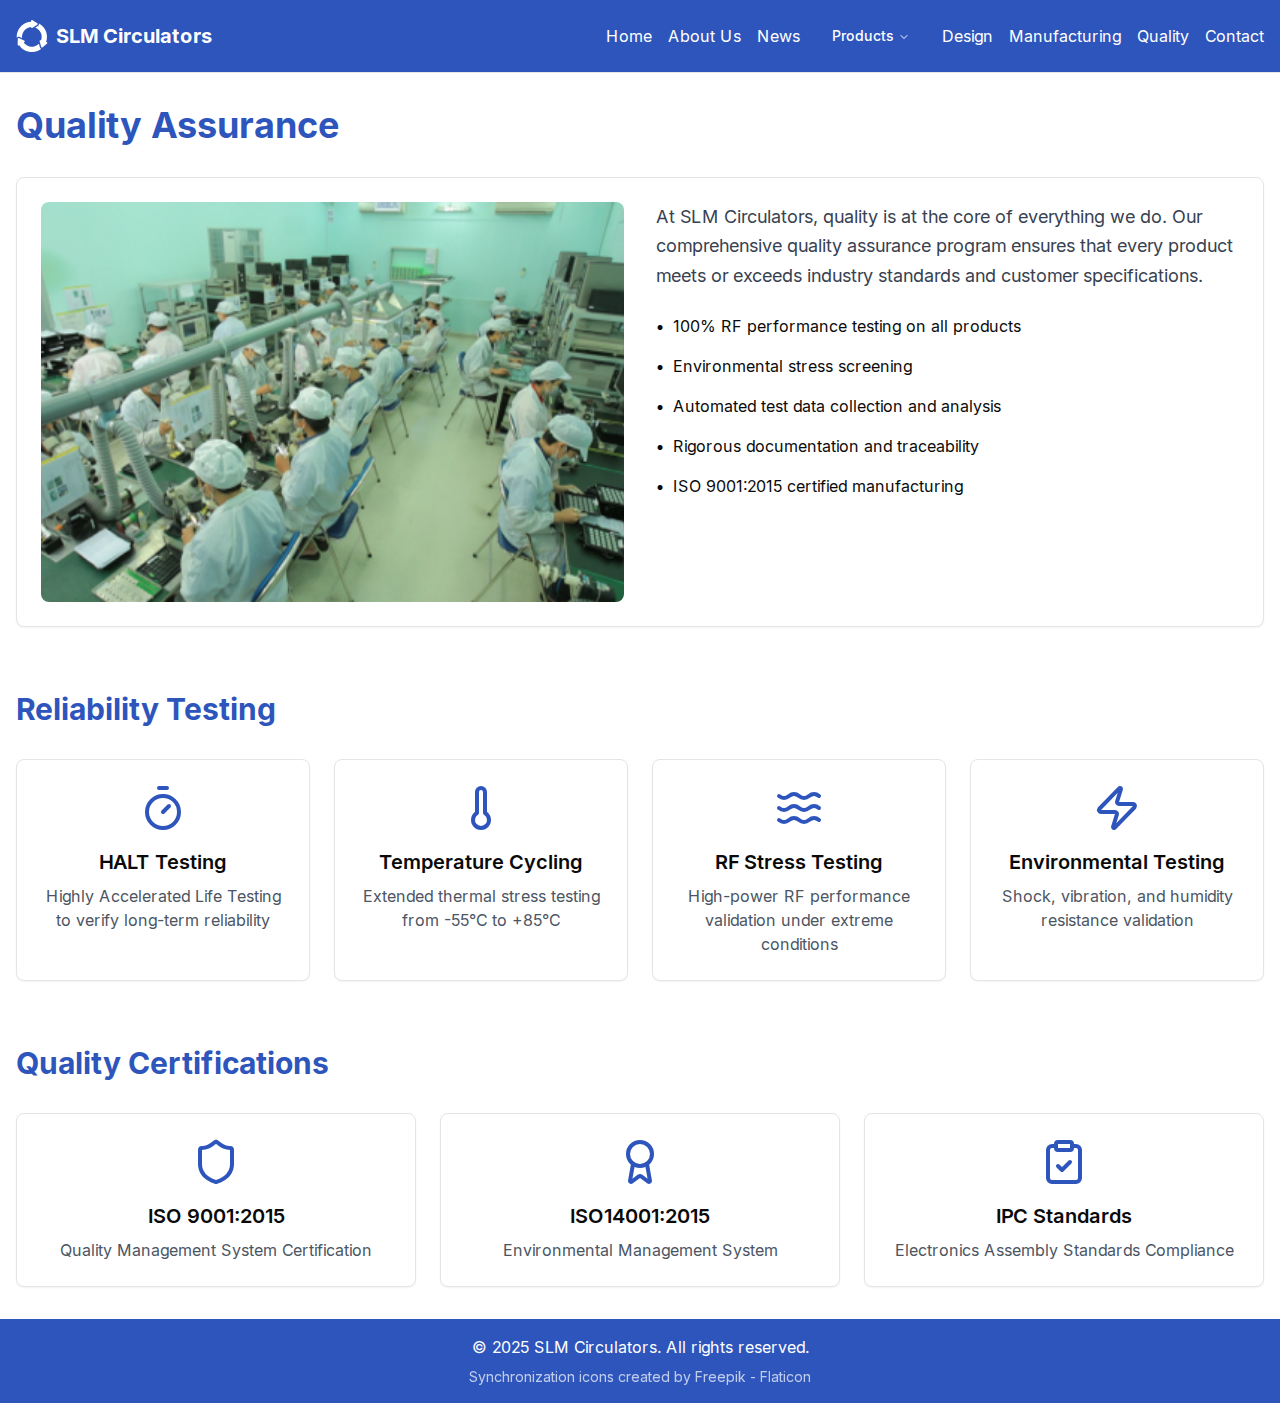
<file: quality.html>
<!DOCTYPE html><html lang="en"><head><meta charSet="utf-8"/><meta name="viewport" content="width=device-width, initial-scale=1"/><link rel="preload" as="image" href="/sync-circular-arrows.png" fetchPriority="high"/><link rel="preload" as="image" href="/inspection.png" fetchPriority="high"/><link rel="stylesheet" href="/_next/static/css/067bdd784ac7a39e.css" data-precedence="next"/><link rel="preload" href="/_next/static/chunks/webpack-2e241730d9df3956.js" as="script" fetchPriority="low"/><script src="/_next/static/chunks/fd9d1056-104a4cf08868fb13.js" async=""></script><script src="/_next/static/chunks/864-829fc84b149a13d6.js" async=""></script><script src="/_next/static/chunks/main-app-d62a0cce9fcc84de.js" async=""></script><title>SLM Circulators - RF Components Manufacturing</title><meta name="description" content="Leading manufacturer of RF components and circulators"/><meta name="next-size-adjust"/><script src="/_next/static/chunks/polyfills-c67a75d1b6f99dc8.js" noModule=""></script></head><body class="__className_d65c78"><script>!function(){try{var d=document.documentElement,c=d.classList;c.remove('light','dark');var e=localStorage.getItem('theme');if('system'===e||(!e&&false)){var t='(prefers-color-scheme: dark)',m=window.matchMedia(t);if(m.media!==t||m.matches){d.style.colorScheme = 'dark';c.add('dark')}else{d.style.colorScheme = 'light';c.add('light')}}else if(e){c.add(e|| '')}else{c.add('light')}if(e==='light'||e==='dark'||!e)d.style.colorScheme=e||'light'}catch(e){}}()</script><div class="flex flex-col min-h-screen"><header class="border-b bg-[#2D55BC] text-white"><div class="container mx-auto px-4 py-4"><div class="flex items-center justify-between"><a class="flex items-center space-x-2" href="/"><div class="relative w-8 h-8"><img alt="SLM Circulators Logo" fetchPriority="high" decoding="async" data-nimg="fill" class="object-contain invert brightness-0 invert" style="position:absolute;height:100%;width:100%;left:0;top:0;right:0;bottom:0;color:transparent" src="/sync-circular-arrows.png"/></div><span class="text-xl font-bold whitespace-nowrap">SLM Circulators</span></a><nav aria-label="Main" data-orientation="horizontal" dir="ltr" class="relative z-10 flex max-w-max flex-1 items-center justify-center"><div style="position:relative"><ul data-orientation="horizontal" class="group flex flex-1 list-none items-center justify-center space-x-4" dir="ltr"><li><a class="text-white hover:text-gray-200" href="/" data-radix-collection-item="">Home</a></li><li><a class="text-white hover:text-gray-200" href="/about" data-radix-collection-item="">About Us</a></li><li><a class="text-white hover:text-gray-200" href="/news" data-radix-collection-item="">News</a></li><li><button id="radix-:R9la:-trigger-radix-:Rhpla:" data-state="closed" aria-expanded="false" aria-controls="radix-:R9la:-content-radix-:Rhpla:" class="group inline-flex h-10 w-max items-center justify-center rounded-md px-4 py-2 text-sm font-medium transition-colors hover:bg-accent focus:bg-accent focus:text-accent-foreground focus:outline-none disabled:pointer-events-none disabled:opacity-50 data-[active]:bg-accent/50 group bg-[#2D55BC] text-white hover:text-gray-200 data-[state=open]:bg-[#2D55BC]" data-radix-collection-item="">Products<!-- --> <svg xmlns="http://www.w3.org/2000/svg" width="24" height="24" viewBox="0 0 24 24" fill="none" stroke="currentColor" stroke-width="2" stroke-linecap="round" stroke-linejoin="round" class="lucide lucide-chevron-down relative top-[1px] ml-1 h-3 w-3 transition duration-200 group-data-[state=open]:rotate-180" aria-hidden="true"><path d="m6 9 6 6 6-6"></path></svg></button></li><li><a class="text-white hover:text-gray-200" href="/design" data-radix-collection-item="">Design</a></li><li><a class="text-white hover:text-gray-200" href="/manufacturing" data-radix-collection-item="">Manufacturing</a></li><li><a class="text-white hover:text-gray-200" href="/quality" data-radix-collection-item="">Quality</a></li><li><a class="text-white hover:text-gray-200" href="/contact" data-radix-collection-item="">Contact</a></li></ul></div><div class="absolute left-0 top-full flex justify-center"></div></nav></div></div></header><main class="flex-grow bg-background"><div class="container mx-auto px-4 py-8"><h1 class="text-4xl font-bold mb-8 text-[#2D55BC]">Quality Assurance</h1><section class="mb-16"><div class="rounded-lg border bg-card text-card-foreground shadow-sm"><div class="p-6"><div class="grid grid-cols-1 md:grid-cols-2 gap-8"><div class="relative h-[400px]"><img alt="Quality Control Inspection" fetchPriority="high" decoding="async" data-nimg="fill" class="object-cover rounded-lg" style="position:absolute;height:100%;width:100%;left:0;top:0;right:0;bottom:0;color:transparent" src="/inspection.png"/></div><div><p class="text-lg text-gray-700 leading-relaxed mb-6">At SLM Circulators, quality is at the core of everything we do. Our comprehensive quality assurance program ensures that every product meets or exceeds industry standards and customer specifications.</p><ul class="space-y-4"><li class="flex items-start"><span class="font-semibold mr-2">•</span><span>100% RF performance testing on all products</span></li><li class="flex items-start"><span class="font-semibold mr-2">•</span><span>Environmental stress screening</span></li><li class="flex items-start"><span class="font-semibold mr-2">•</span><span>Automated test data collection and analysis</span></li><li class="flex items-start"><span class="font-semibold mr-2">•</span><span>Rigorous documentation and traceability</span></li><li class="flex items-start"><span class="font-semibold mr-2">•</span><span>ISO 9001:2015 certified manufacturing</span></li></ul></div></div></div></div></section><section class="mb-16"><h2 class="text-3xl font-bold mb-8 text-[#2D55BC]">Reliability Testing</h2><div class="grid grid-cols-1 md:grid-cols-2 lg:grid-cols-4 gap-6"><div class="rounded-lg border bg-card text-card-foreground shadow-sm"><div class="p-6"><div class="flex flex-col items-center text-center"><svg xmlns="http://www.w3.org/2000/svg" width="24" height="24" viewBox="0 0 24 24" fill="none" stroke="currentColor" stroke-width="2" stroke-linecap="round" stroke-linejoin="round" class="lucide lucide-timer h-12 w-12 mb-4 text-[#2D55BC]"><line x1="10" x2="14" y1="2" y2="2"></line><line x1="12" x2="15" y1="14" y2="11"></line><circle cx="12" cy="14" r="8"></circle></svg><h3 class="text-xl font-semibold mb-2">HALT Testing</h3><p class="text-gray-600">Highly Accelerated Life Testing to verify long-term reliability</p></div></div></div><div class="rounded-lg border bg-card text-card-foreground shadow-sm"><div class="p-6"><div class="flex flex-col items-center text-center"><svg xmlns="http://www.w3.org/2000/svg" width="24" height="24" viewBox="0 0 24 24" fill="none" stroke="currentColor" stroke-width="2" stroke-linecap="round" stroke-linejoin="round" class="lucide lucide-thermometer h-12 w-12 mb-4 text-[#2D55BC]"><path d="M14 4v10.54a4 4 0 1 1-4 0V4a2 2 0 0 1 4 0Z"></path></svg><h3 class="text-xl font-semibold mb-2">Temperature Cycling</h3><p class="text-gray-600">Extended thermal stress testing from -55°C to +85°C</p></div></div></div><div class="rounded-lg border bg-card text-card-foreground shadow-sm"><div class="p-6"><div class="flex flex-col items-center text-center"><svg xmlns="http://www.w3.org/2000/svg" width="24" height="24" viewBox="0 0 24 24" fill="none" stroke="currentColor" stroke-width="2" stroke-linecap="round" stroke-linejoin="round" class="lucide lucide-waves h-12 w-12 mb-4 text-[#2D55BC]"><path d="M2 6c.6.5 1.2 1 2.5 1C7 7 7 5 9.5 5c2.6 0 2.4 2 5 2 2.5 0 2.5-2 5-2 1.3 0 1.9.5 2.5 1"></path><path d="M2 12c.6.5 1.2 1 2.5 1 2.5 0 2.5-2 5-2 2.6 0 2.4 2 5 2 2.5 0 2.5-2 5-2 1.3 0 1.9.5 2.5 1"></path><path d="M2 18c.6.5 1.2 1 2.5 1 2.5 0 2.5-2 5-2 2.6 0 2.4 2 5 2 2.5 0 2.5-2 5-2 1.3 0 1.9.5 2.5 1"></path></svg><h3 class="text-xl font-semibold mb-2">RF Stress Testing</h3><p class="text-gray-600">High-power RF performance validation under extreme conditions</p></div></div></div><div class="rounded-lg border bg-card text-card-foreground shadow-sm"><div class="p-6"><div class="flex flex-col items-center text-center"><svg xmlns="http://www.w3.org/2000/svg" width="24" height="24" viewBox="0 0 24 24" fill="none" stroke="currentColor" stroke-width="2" stroke-linecap="round" stroke-linejoin="round" class="lucide lucide-zap h-12 w-12 mb-4 text-[#2D55BC]"><path d="M4 14a1 1 0 0 1-.78-1.63l9.9-10.2a.5.5 0 0 1 .86.46l-1.92 6.02A1 1 0 0 0 13 10h7a1 1 0 0 1 .78 1.63l-9.9 10.2a.5.5 0 0 1-.86-.46l1.92-6.02A1 1 0 0 0 11 14z"></path></svg><h3 class="text-xl font-semibold mb-2">Environmental Testing</h3><p class="text-gray-600">Shock, vibration, and humidity resistance validation</p></div></div></div></div></section><section><h2 class="text-3xl font-bold mb-8 text-[#2D55BC]">Quality Certifications</h2><div class="grid grid-cols-1 md:grid-cols-3 gap-6"><div class="rounded-lg border bg-card text-card-foreground shadow-sm"><div class="p-6"><div class="flex flex-col items-center text-center"><svg xmlns="http://www.w3.org/2000/svg" width="24" height="24" viewBox="0 0 24 24" fill="none" stroke="currentColor" stroke-width="2" stroke-linecap="round" stroke-linejoin="round" class="lucide lucide-shield h-12 w-12 mb-4 text-[#2D55BC]"><path d="M20 13c0 5-3.5 7.5-7.66 8.95a1 1 0 0 1-.67-.01C7.5 20.5 4 18 4 13V6a1 1 0 0 1 1-1c2 0 4.5-1.2 6.24-2.72a1.17 1.17 0 0 1 1.52 0C14.51 3.81 17 5 19 5a1 1 0 0 1 1 1z"></path></svg><h3 class="text-xl font-semibold mb-2">ISO 9001:2015</h3><p class="text-gray-600">Quality Management System Certification</p></div></div></div><div class="rounded-lg border bg-card text-card-foreground shadow-sm"><div class="p-6"><div class="flex flex-col items-center text-center"><svg xmlns="http://www.w3.org/2000/svg" width="24" height="24" viewBox="0 0 24 24" fill="none" stroke="currentColor" stroke-width="2" stroke-linecap="round" stroke-linejoin="round" class="lucide lucide-award h-12 w-12 mb-4 text-[#2D55BC]"><path d="m15.477 12.89 1.515 8.526a.5.5 0 0 1-.81.47l-3.58-2.687a1 1 0 0 0-1.197 0l-3.586 2.686a.5.5 0 0 1-.81-.469l1.514-8.526"></path><circle cx="12" cy="8" r="6"></circle></svg><h3 class="text-xl font-semibold mb-2">ISO14001:2015</h3><p class="text-gray-600">Environmental Management System</p></div></div></div><div class="rounded-lg border bg-card text-card-foreground shadow-sm"><div class="p-6"><div class="flex flex-col items-center text-center"><svg xmlns="http://www.w3.org/2000/svg" width="24" height="24" viewBox="0 0 24 24" fill="none" stroke="currentColor" stroke-width="2" stroke-linecap="round" stroke-linejoin="round" class="lucide lucide-clipboard-check h-12 w-12 mb-4 text-[#2D55BC]"><rect width="8" height="4" x="8" y="2" rx="1" ry="1"></rect><path d="M16 4h2a2 2 0 0 1 2 2v14a2 2 0 0 1-2 2H6a2 2 0 0 1-2-2V6a2 2 0 0 1 2-2h2"></path><path d="m9 14 2 2 4-4"></path></svg><h3 class="text-xl font-semibold mb-2">IPC Standards</h3><p class="text-gray-600">Electronics Assembly Standards Compliance</p></div></div></div></div></section></div></main><footer class="bg-[#2D55BC] text-white py-4"><div class="container mx-auto px-4"><div class="flex flex-col items-center space-y-2"><p>© <!-- -->2025<!-- --> SLM Circulators. All rights reserved.</p><a href="https://www.flaticon.com/free-icons/synchronization" title="synchronization icons" class="text-sm opacity-70 hover:opacity-100" target="_blank" rel="noopener noreferrer">Synchronization icons created by Freepik - Flaticon</a></div></div></footer></div><script src="/_next/static/chunks/webpack-2e241730d9df3956.js" async=""></script><script>(self.__next_f=self.__next_f||[]).push([0])</script><script>self.__next_f.push([1,"1:HL[\"/_next/static/media/a34f9d1faa5f3315-s.p.woff2\",\"font\",{\"crossOrigin\":\"\",\"type\":\"font/woff2\"}]\n2:HL[\"/_next/static/css/067bdd784ac7a39e.css\",\"style\"]\n0:\"$L3\"\n"])</script><script>self.__next_f.push([1,"4:I{\"id\":6054,\"chunks\":[\"272:static/chunks/webpack-2e241730d9df3956.js\",\"971:static/chunks/fd9d1056-104a4cf08868fb13.js\",\"864:static/chunks/864-829fc84b149a13d6.js\"],\"name\":\"\",\"async\":false}\n6:I{\"id\":1729,\"chunks\":[\"272:static/chunks/webpack-2e241730d9df3956.js\",\"971:static/chunks/fd9d1056-104a4cf08868fb13.js\",\"864:static/chunks/864-829fc84b149a13d6.js\"],\"name\":\"\",\"async\":false}\n7:I{\"id\":4657,\"chunks\":[\"964:static/chunks/964-512d3945115126b7.js\",\"56:static/chunks/56-9d56b8c051b92956.js\",\"491:static/chunks/4"])</script><script>self.__next_f.push([1,"91-e1c5132dbd870da4.js\",\"788:static/chunks/788-a46814f60f1b6d63.js\",\"185:static/chunks/app/layout-f8df83efed1c4566.js\"],\"name\":\"ThemeProvider\",\"async\":false}\n8:I{\"id\":7273,\"chunks\":[\"964:static/chunks/964-512d3945115126b7.js\",\"56:static/chunks/56-9d56b8c051b92956.js\",\"491:static/chunks/491-e1c5132dbd870da4.js\",\"788:static/chunks/788-a46814f60f1b6d63.js\",\"185:static/chunks/app/layout-f8df83efed1c4566.js\"],\"name\":\"\",\"async\":false}\n9:I{\"id\":1443,\"chunks\":[\"272:static/chunks/webpack-2e241730d9df3956.js\",\"971:st"])</script><script>self.__next_f.push([1,"atic/chunks/fd9d1056-104a4cf08868fb13.js\",\"864:static/chunks/864-829fc84b149a13d6.js\"],\"name\":\"\",\"async\":false}\na:I{\"id\":8639,\"chunks\":[\"272:static/chunks/webpack-2e241730d9df3956.js\",\"971:static/chunks/fd9d1056-104a4cf08868fb13.js\",\"864:static/chunks/864-829fc84b149a13d6.js\"],\"name\":\"\",\"async\":false}\nc:I{\"id\":6964,\"chunks\":[\"964:static/chunks/964-512d3945115126b7.js\",\"457:static/chunks/app/quality/page-42718a5a3e3fcd95.js\"],\"name\":\"Image\",\"async\":false}\n"])</script><script>self.__next_f.push([1,"3:[[[\"$\",\"link\",\"0\",{\"rel\":\"stylesheet\",\"href\":\"/_next/static/css/067bdd784ac7a39e.css\",\"precedence\":\"next\"}]],[\"$\",\"$L4\",null,{\"buildId\":\"CiDETqamaBAo3Pzj3u56X\",\"assetPrefix\":\"\",\"initialCanonicalUrl\":\"/quality\",\"initialTree\":[\"\",{\"children\":[\"quality\",{\"children\":[\"__PAGE__\",{}]}]},\"$undefined\",\"$undefined\",true],\"initialHead\":[false,\"$L5\"],\"globalErrorComponent\":\"$6\",\"children\":[null,[\"$\",\"html\",null,{\"lang\":\"en\",\"suppressHydrationWarning\":true,\"children\":[\"$\",\"body\",null,{\"className\":\"__className_d65c78\",\"children\":[\"$\",\"$L7\",null,{\"attribute\":\"class\",\"defaultTheme\":\"light\",\"enableSystem\":true,\"disableTransitionOnChange\":true,\"children\":[\"$\",\"div\",null,{\"className\":\"flex flex-col min-h-screen\",\"children\":[[\"$\",\"$L8\",null,{}],[\"$\",\"main\",null,{\"className\":\"flex-grow bg-background\",\"children\":[\"$\",\"$L9\",null,{\"parallelRouterKey\":\"children\",\"segmentPath\":[\"children\"],\"loading\":\"$undefined\",\"loadingStyles\":\"$undefined\",\"hasLoading\":false,\"error\":\"$undefined\",\"errorStyles\":\"$undefined\",\"template\":[\"$\",\"$La\",null,{}],\"templateStyles\":\"$undefined\",\"notFound\":[[\"$\",\"title\",null,{\"children\":\"404: This page could not be found.\"}],[\"$\",\"div\",null,{\"style\":{\"fontFamily\":\"system-ui,\\\"Segoe UI\\\",Roboto,Helvetica,Arial,sans-serif,\\\"Apple Color Emoji\\\",\\\"Segoe UI Emoji\\\"\",\"height\":\"100vh\",\"textAlign\":\"center\",\"display\":\"flex\",\"flexDirection\":\"column\",\"alignItems\":\"center\",\"justifyContent\":\"center\"},\"children\":[\"$\",\"div\",null,{\"children\":[[\"$\",\"style\",null,{\"dangerouslySetInnerHTML\":{\"__html\":\"body{color:#000;background:#fff;margin:0}.next-error-h1{border-right:1px solid rgba(0,0,0,.3)}@media (prefers-color-scheme:dark){body{color:#fff;background:#000}.next-error-h1{border-right:1px solid rgba(255,255,255,.3)}}\"}}],[\"$\",\"h1\",null,{\"className\":\"next-error-h1\",\"style\":{\"display\":\"inline-block\",\"margin\":\"0 20px 0 0\",\"padding\":\"0 23px 0 0\",\"fontSize\":24,\"fontWeight\":500,\"verticalAlign\":\"top\",\"lineHeight\":\"49px\"},\"children\":\"404\"}],[\"$\",\"div\",null,{\"style\":{\"display\":\"inline-block\"},\"children\":[\"$\",\"h2\",null,{\"style\":{\"fontSize\":14,\"fontWeight\":400,\"lineHeight\":\"49px\",\"margin\":0},\"children\":\"This page could not be found.\"}]}]]}]}]],\"notFoundStyles\":[],\"childProp\":{\"current\":[\"$\",\"$L9\",null,{\"parallelRouterKey\":\"children\",\"segmentPath\":[\"children\",\"quality\",\"children\"],\"loading\":\"$undefined\",\"loadingStyles\":\"$undefined\",\"hasLoading\":false,\"error\":\"$undefined\",\"errorStyles\":\"$undefined\",\"template\":[\"$\",\"$La\",null,{}],\"templateStyles\":\"$undefined\",\"notFound\":\"$undefined\",\"notFoundStyles\":\"$undefined\",\"childProp\":{\"current\":[\"$Lb\",[\"$\",\"div\",null,{\"className\":\"container mx-auto px-4 py-8\",\"children\":[[\"$\",\"h1\",null,{\"className\":\"text-4xl font-bold mb-8 text-[#2D55BC]\",\"children\":\"Quality Assurance\"}],[\"$\",\"section\",null,{\"className\":\"mb-16\",\"children\":[\"$\",\"div\",null,{\"className\":\"rounded-lg border bg-card text-card-foreground shadow-sm\",\"children\":[\"$\",\"div\",null,{\"className\":\"p-6\",\"children\":[\"$\",\"div\",null,{\"className\":\"grid grid-cols-1 md:grid-cols-2 gap-8\",\"children\":[[\"$\",\"div\",null,{\"className\":\"relative h-[400px]\",\"children\":[\"$\",\"$Lc\",null,{\"src\":\"/inspection.png\",\"alt\":\"Quality Control Inspection\",\"fill\":true,\"className\":\"object-cover rounded-lg\",\"priority\":true}]}],[\"$\",\"div\",null,{\"children\":[[\"$\",\"p\",null,{\"className\":\"text-lg text-gray-700 leading-relaxed mb-6\",\"children\":\"At SLM Circulators, quality is at the core of everything we do. Our comprehensive quality assurance program ensures that every product meets or exceeds industry standards and customer specifications.\"}],[\"$\",\"ul\",null,{\"className\":\"space-y-4\",\"children\":[[\"$\",\"li\",null,{\"className\":\"flex items-start\",\"children\":[[\"$\",\"span\",null,{\"className\":\"font-semibold mr-2\",\"children\":\"•\"}],[\"$\",\"span\",null,{\"children\":\"100% RF performance testing on all products\"}]]}],[\"$\",\"li\",null,{\"className\":\"flex items-start\",\"children\":[[\"$\",\"span\",null,{\"className\":\"font-semibold mr-2\",\"children\":\"•\"}],[\"$\",\"span\",null,{\"children\":\"Environmental stress screening\"}]]}],[\"$\",\"li\",null,{\"className\":\"flex items-start\",\"children\":[[\"$\",\"span\",null,{\"className\":\"font-semibold mr-2\",\"children\":\"•\"}],[\"$\",\"span\",null,{\"children\":\"Automated test data collection and analysis\"}]]}],[\"$\",\"li\",null,{\"className\":\"flex items-start\",\"children\":[[\"$\",\"span\",null,{\"className\":\"font-semibold mr-2\",\"children\":\"•\"}],[\"$\",\"span\",null,{\"children\":\"Rigorous documentation and traceability\"}]]}],[\"$\",\"li\",null,{\"className\":\"flex items-start\",\"children\":[[\"$\",\"span\",null,{\"className\":\"font-semibold mr-2\",\"children\":\"•\"}],[\"$\",\"span\",null,{\"children\":\"ISO 9001:2015 certified manufacturing\"}]]}]]}]]}]]}]}]}]}],[\"$\",\"section\",null,{\"className\":\"mb-16\",\"children\":[[\"$\",\"h2\",null,{\"className\":\"text-3xl font-bold mb-8 text-[#2D55BC]\",\"children\":\"Reliability Testing\"}],[\"$\",\"div\",null,{\"className\":\"grid grid-cols-1 md:grid-cols-2 lg:grid-cols-4 gap-6\",\"children\":[[\"$\",\"div\",null,{\"className\":\"rounded-lg border bg-card text-card-foreground shadow-sm\",\"children\":[\"$\",\"div\",null,{\"className\":\"p-6\",\"children\":[\"$\",\"div\",null,{\"className\":\"flex flex-col items-center text-center\",\"children\":[[\"$\",\"svg\",null,{\"xmlns\":\"http://www.w3.org/2000/svg\",\"width\":24,\"height\":24,\"viewBox\":\"0 0 24 24\",\"fill\":\"none\",\"stroke\":\"currentColor\",\"strokeWidth\":2,\"strokeLinecap\":\"round\",\"strokeLinejoin\":\"round\",\"className\":\"lucide lucide-timer h-12 w-12 mb-4 text-[#2D55BC]\",\"children\":[[\"$\",\"line\",\"14vaq8\",{\"x1\":\"10\",\"x2\":\"14\",\"y1\":\"2\",\"y2\":\"2\"}],[\"$\",\"line\",\"17fdiu\",{\"x1\":\"12\",\"x2\":\"15\",\"y1\":\"14\",\"y2\":\"11\"}],[\"$\",\"circle\",\"1e1u0o\",{\"cx\":\"12\",\"cy\":\"14\",\"r\":\"8\"}],\"$undefined\"]}],[\"$\",\"h3\",null,{\"className\":\"text-xl font-semibold mb-2\",\"children\":\"HALT Testing\"}],[\"$\",\"p\",null,{\"className\":\"text-gray-600\",\"children\":\"Highly Accelerated Life Testing to verify long-term reliability\"}]]}]}]}],[\"$\",\"div\",null,{\"className\":\"rounded-lg border bg-card text-card-foreground shadow-sm\",\"children\":[\"$\",\"div\",null,{\"className\":\"p-6\",\"children\":[\"$\",\"div\",null,{\"className\":\"flex flex-col items-center text-center\",\"children\":[[\"$\",\"svg\",null,{\"xmlns\":\"http://www.w3.org/2000/svg\",\"width\":24,\"height\":24,\"viewBox\":\"0 0 24 24\",\"fill\":\"none\",\"stroke\":\"currentColor\",\"strokeWidth\":2,\"strokeLinecap\":\"round\",\"strokeLinejoin\":\"round\",\"className\":\"lucide lucide-thermometer h-12 w-12 mb-4 text-[#2D55BC]\",\"children\":[[\"$\",\"path\",\"17jzev\",{\"d\":\"M14 4v10.54a4 4 0 1 1-4 0V4a2 2 0 0 1 4 0Z\"}],\"$undefined\"]}],[\"$\",\"h3\",null,{\"className\":\"text-xl font-semibold mb-2\",\"children\":\"Temperature Cycling\"}],[\"$\",\"p\",null,{\"className\":\"text-gray-600\",\"children\":\"Extended thermal stress testing from -55°C to +85°C\"}]]}]}]}],[\"$\",\"div\",null,{\"className\":\"rounded-lg border bg-card text-card-foreground shadow-sm\",\"children\":[\"$\",\"div\",null,{\"className\":\"p-6\",\"children\":[\"$\",\"div\",null,{\"className\":\"flex flex-col items-center text-center\",\"children\":[[\"$\",\"svg\",null,{\"xmlns\":\"http://www.w3.org/2000/svg\",\"width\":24,\"height\":24,\"viewBox\":\"0 0 24 24\",\"fill\":\"none\",\"stroke\":\"currentColor\",\"strokeWidth\":2,\"strokeLinecap\":\"round\",\"strokeLinejoin\":\"round\",\"className\":\"lucide lucide-waves h-12 w-12 mb-4 text-[#2D55BC]\",\"children\":[[\"$\",\"path\",\"knzxuh\",{\"d\":\"M2 6c.6.5 1.2 1 2.5 1C7 7 7 5 9.5 5c2.6 0 2.4 2 5 2 2.5 0 2.5-2 5-2 1.3 0 1.9.5 2.5 1\"}],[\"$\",\"path\",\"2jd2cc\",{\"d\":\"M2 12c.6.5 1.2 1 2.5 1 2.5 0 2.5-2 5-2 2.6 0 2.4 2 5 2 2.5 0 2.5-2 5-2 1.3 0 1.9.5 2.5 1\"}],[\"$\",\"path\",\"rd2r6e\",{\"d\":\"M2 18c.6.5 1.2 1 2.5 1 2.5 0 2.5-2 5-2 2.6 0 2.4 2 5 2 2.5 0 2.5-2 5-2 1.3 0 1.9.5 2.5 1\"}],\"$undefined\"]}],[\"$\",\"h3\",null,{\"className\":\"text-xl font-semibold mb-2\",\"children\":\"RF Stress Testing\"}],[\"$\",\"p\",null,{\"className\":\"text-gray-600\",\"children\":\"High-power RF performance validation under extreme conditions\"}]]}]}]}],[\"$\",\"div\",null,{\"className\":\"rounded-lg border bg-card text-card-foreground shadow-sm\",\"children\":[\"$\",\"div\",null,{\"className\":\"p-6\",\"children\":[\"$\",\"div\",null,{\"className\":\"flex flex-col items-center text-center\",\"children\":[[\"$\",\"svg\",null,{\"xmlns\":\"http://www.w3.org/2000/svg\",\"width\":24,\"height\":24,\"viewBox\":\"0 0 24 24\",\"fill\":\"none\",\"stroke\":\"currentColor\",\"strokeWidth\":2,\"strokeLinecap\":\"round\",\"strokeLinejoin\":\"round\",\"className\":\"lucide lucide-zap h-12 w-12 mb-4 text-[#2D55BC]\",\"children\":[[\"$\",\"path\",\"1xq2db\",{\"d\":\"M4 14a1 1 0 0 1-.78-1.63l9.9-10.2a.5.5 0 0 1 .86.46l-1.92 6.02A1 1 0 0 0 13 10h7a1 1 0 0 1 .78 1.63l-9.9 10.2a.5.5 0 0 1-.86-.46l1.92-6.02A1 1 0 0 0 11 14z\"}],\"$undefined\"]}],[\"$\",\"h3\",null,{\"className\":\"text-xl font-semibold mb-2\",\"children\":\"Environmental Testing\"}],[\"$\",\"p\",null,{\"className\":\"text-gray-600\",\"children\":\"Shock, vibration, and humidity resistance validation\"}]]}]}]}]]}]]}],[\"$\",\"section\",null,{\"children\":[[\"$\",\"h2\",null,{\"className\":\"text-3xl font-bold mb-8 text-[#2D55BC]\",\"children\":\"Quality Certifications\"}],[\"$\",\"div\",null,{\"className\":\"grid grid-cols-1 md:grid-cols-3 gap-6\",\"children\":[[\"$\",\"div\",null,{\"className\":\"rounded-lg border bg-card text-card-foreground shadow-sm\",\"children\":[\"$\",\"div\",null,{\"className\":\"p-6\",\"children\":[\"$\",\"div\",null,{\"className\":\"flex flex-col items-center text-center\",\"children\":[[\"$\",\"svg\",null,{\"xmlns\":\"http://www.w3.org/2000/svg\",\"width\":24,\"height\":24,\"viewBox\":\"0 0 24 24\",\"fill\":\"none\",\"stroke\":\"currentColor\",\"strokeWidth\":2,\"strokeLinecap\":\"round\",\"strokeLinejoin\":\"round\",\"className\":\"lucide lucide-shield h-12 w-12 mb-4 text-[#2D55BC]\",\"children\":[[\"$\",\"path\",\"oel41y\",{\"d\":\"M20 13c0 5-3.5 7.5-7.66 8.95a1 1 0 0 1-.67-.01C7.5 20.5 4 18 4 13V6a1 1 0 0 1 1-1c2 0 4.5-1.2 6.24-2.72a1.17 1.17 0 0 1 1.52 0C14.51 3.81 17 5 19 5a1 1 0 0 1 1 1z\"}],\"$undefined\"]}],[\"$\",\"h3\",null,{\"className\":\"text-xl font-semibold mb-2\",\"children\":\"ISO 9001:2015\"}],[\"$\",\"p\",null,{\"className\":\"text-gray-600\",\"children\":\"Quality Management System Certification\"}]]}]}]}],[\"$\",\"div\",null,{\"className\":\"rounded-lg border bg-card text-card-foreground shadow-sm\",\"children\":[\"$\",\"div\",null,{\"className\":\"p-6\",\"children\":[\"$\",\"div\",null,{\"className\":\"flex flex-col items-center text-center\",\"children\":[[\"$\",\"svg\",null,{\"xmlns\":\"http://www.w3.org/2000/svg\",\"width\":24,\"height\":24,\"viewBox\":\"0 0 24 24\",\"fill\":\"none\",\"stroke\":\"currentColor\",\"strokeWidth\":2,\"strokeLinecap\":\"round\",\"strokeLinejoin\":\"round\",\"className\":\"lucide lucide-award h-12 w-12 mb-4 text-[#2D55BC]\",\"children\":[[\"$\",\"path\",\"1yiouv\",{\"d\":\"m15.477 12.89 1.515 8.526a.5.5 0 0 1-.81.47l-3.58-2.687a1 1 0 0 0-1.197 0l-3.586 2.686a.5.5 0 0 1-.81-.469l1.514-8.526\"}],[\"$\",\"circle\",\"1vp47v\",{\"cx\":\"12\",\"cy\":\"8\",\"r\":\"6\"}],\"$undefined\"]}],[\"$\",\"h3\",null,{\"className\":\"text-xl font-semibold mb-2\",\"children\":\"ISO14001:2015\"}],[\"$\",\"p\",null,{\"className\":\"text-gray-600\",\"children\":\"Environmental Management System\"}]]}]}]}],[\"$\",\"div\",null,{\"className\":\"rounded-lg border bg-card text-card-foreground shadow-sm\",\"children\":[\"$\",\"div\",null,{\"className\":\"p-6\",\"children\":[\"$\",\"div\",null,{\"className\":\"flex flex-col items-center text-center\",\"children\":[[\"$\",\"svg\",null,{\"xmlns\":\"http://www.w3.org/2000/svg\",\"width\":24,\"height\":24,\"viewBox\":\"0 0 24 24\",\"fill\":\"none\",\"stroke\":\"currentColor\",\"strokeWidth\":2,\"strokeLinecap\":\"round\",\"strokeLinejoin\":\"round\",\"className\":\"lucide lucide-clipboard-check h-12 w-12 mb-4 text-[#2D55BC]\",\"children\":[[\"$\",\"rect\",\"tgr4d6\",{\"width\":\"8\",\"height\":\"4\",\"x\":\"8\",\"y\":\"2\",\"rx\":\"1\",\"ry\":\"1\"}],[\"$\",\"path\",\"116196\",{\"d\":\"M16 4h2a2 2 0 0 1 2 2v14a2 2 0 0 1-2 2H6a2 2 0 0 1-2-2V6a2 2 0 0 1 2-2h2\"}],[\"$\",\"path\",\"df797q\",{\"d\":\"m9 14 2 2 4-4\"}],\"$undefined\"]}],[\"$\",\"h3\",null,{\"className\":\"text-xl font-semibold mb-2\",\"children\":\"IPC Standards\"}],[\"$\",\"p\",null,{\"className\":\"text-gray-600\",\"children\":\"Electronics Assembly Standards Compliance\"}]]}]}]}]]}]]}]]}],null],\"segment\":\"__PAGE__\"},\"styles\":[]}],\"segment\":\"quality\"},\"styles\":[]}]}],[\"$\",\"footer\",null,{\"className\":\"bg-[#2D55BC] text-white py-4\",\"children\":[\"$\",\"div\",null,{\"className\":\"container mx-auto px-4\",\"children\":[\"$\",\"div\",null,{\"className\":\"flex flex-col items-center space-y-2\",\"children\":[[\"$\",\"p\",null,{\"children\":[\"© \",2025,\" SLM Circulators. All rights reserved.\"]}],[\"$\",\"a\",null,{\"href\":\"https://www.flaticon.com/free-icons/synchronization\",\"title\":\"synchronization icons\",\"className\":\"text-sm opacity-70 hover:opacity-100\",\"target\":\"_blank\",\"rel\":\"noopener noreferrer\",\"children\":\"Synchronization icons created by Freepik - Flaticon\"}]]}]}]}]]}]}]}]}],null]}]]\n"])</script><script>self.__next_f.push([1,"5:[[\"$\",\"meta\",\"0\",{\"charSet\":\"utf-8\"}],[\"$\",\"title\",\"1\",{\"children\":\"SLM Circulators - RF Components Manufacturing\"}],[\"$\",\"meta\",\"2\",{\"name\":\"description\",\"content\":\"Leading manufacturer of RF components and circulators\"}],[\"$\",\"meta\",\"3\",{\"name\":\"viewport\",\"content\":\"width=device-width, initial-scale=1\"}],[\"$\",\"meta\",\"4\",{\"name\":\"next-size-adjust\"}]]\nb:null\n"])</script></body></html>
</file>
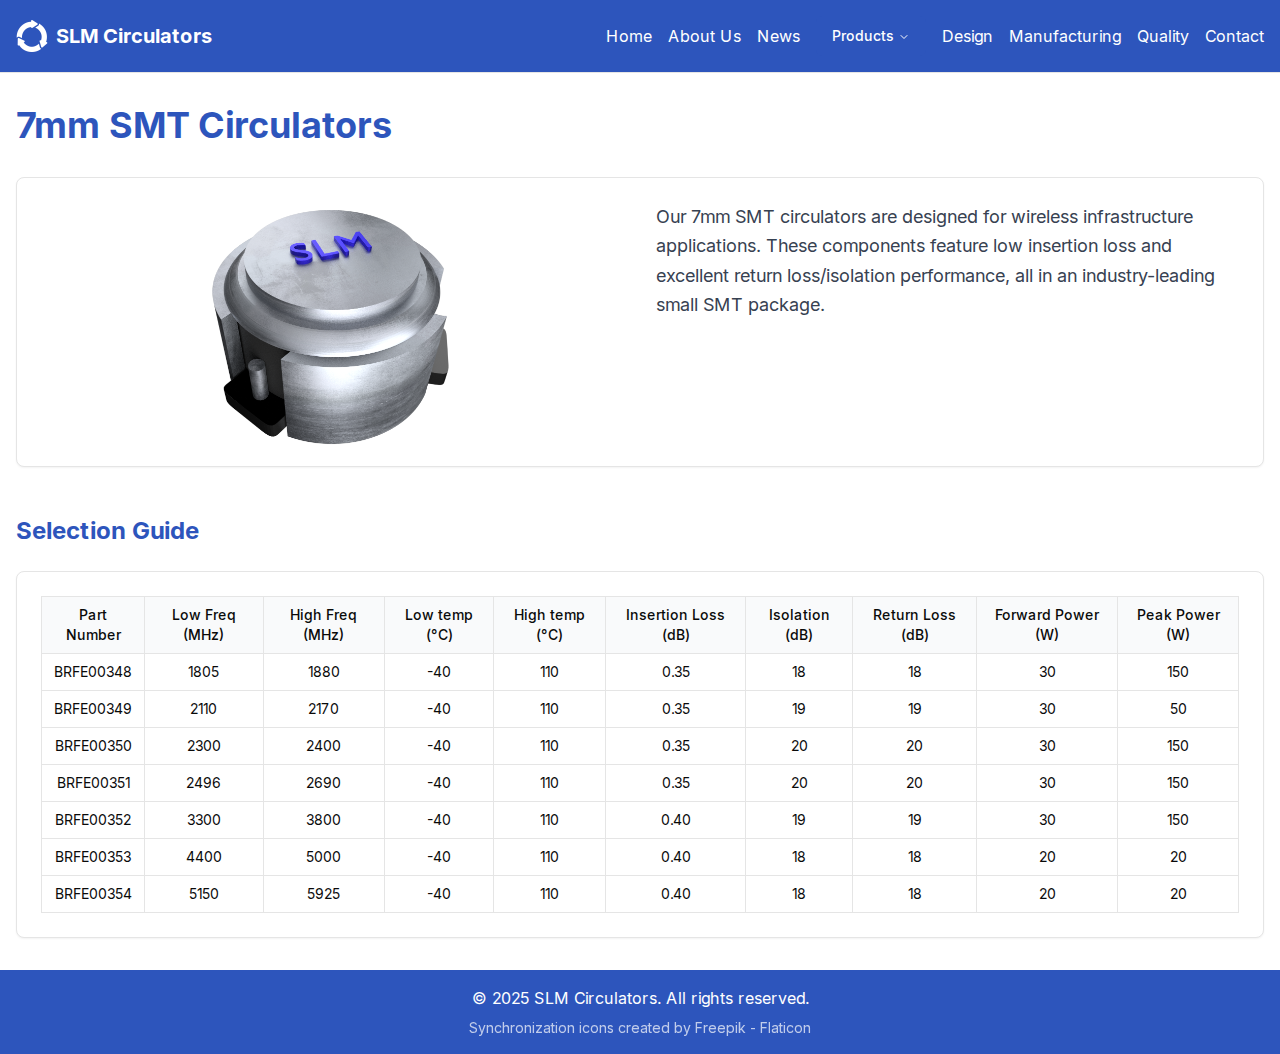
<file: products/type-a.html>
<!DOCTYPE html><html lang="en"><head><meta charSet="utf-8"/><meta name="viewport" content="width=device-width, initial-scale=1"/><link rel="preload" as="image" href="/sync-circular-arrows.png" fetchPriority="high"/><link rel="stylesheet" href="/_next/static/css/067bdd784ac7a39e.css" data-precedence="next"/><link rel="preload" href="/_next/static/chunks/webpack-2e241730d9df3956.js" as="script" fetchPriority="low"/><script src="/_next/static/chunks/fd9d1056-104a4cf08868fb13.js" async=""></script><script src="/_next/static/chunks/864-829fc84b149a13d6.js" async=""></script><script src="/_next/static/chunks/main-app-d62a0cce9fcc84de.js" async=""></script><title>SLM Circulators - RF Components Manufacturing</title><meta name="description" content="Leading manufacturer of RF components and circulators"/><meta name="next-size-adjust"/><script src="/_next/static/chunks/polyfills-c67a75d1b6f99dc8.js" noModule=""></script></head><body class="__className_d65c78"><script>!function(){try{var d=document.documentElement,c=d.classList;c.remove('light','dark');var e=localStorage.getItem('theme');if('system'===e||(!e&&false)){var t='(prefers-color-scheme: dark)',m=window.matchMedia(t);if(m.media!==t||m.matches){d.style.colorScheme = 'dark';c.add('dark')}else{d.style.colorScheme = 'light';c.add('light')}}else if(e){c.add(e|| '')}else{c.add('light')}if(e==='light'||e==='dark'||!e)d.style.colorScheme=e||'light'}catch(e){}}()</script><div class="flex flex-col min-h-screen"><header class="border-b bg-[#2D55BC] text-white"><div class="container mx-auto px-4 py-4"><div class="flex items-center justify-between"><a class="flex items-center space-x-2" href="/"><div class="relative w-8 h-8"><img alt="SLM Circulators Logo" fetchPriority="high" decoding="async" data-nimg="fill" class="object-contain invert brightness-0 invert" style="position:absolute;height:100%;width:100%;left:0;top:0;right:0;bottom:0;color:transparent" src="/sync-circular-arrows.png"/></div><span class="text-xl font-bold whitespace-nowrap">SLM Circulators</span></a><nav aria-label="Main" data-orientation="horizontal" dir="ltr" class="relative z-10 flex max-w-max flex-1 items-center justify-center"><div style="position:relative"><ul data-orientation="horizontal" class="group flex flex-1 list-none items-center justify-center space-x-4" dir="ltr"><li><a class="text-white hover:text-gray-200" href="/" data-radix-collection-item="">Home</a></li><li><a class="text-white hover:text-gray-200" href="/about" data-radix-collection-item="">About Us</a></li><li><a class="text-white hover:text-gray-200" href="/news" data-radix-collection-item="">News</a></li><li><button id="radix-:R9la:-trigger-radix-:Rhpla:" data-state="closed" aria-expanded="false" aria-controls="radix-:R9la:-content-radix-:Rhpla:" class="group inline-flex h-10 w-max items-center justify-center rounded-md px-4 py-2 text-sm font-medium transition-colors hover:bg-accent focus:bg-accent focus:text-accent-foreground focus:outline-none disabled:pointer-events-none disabled:opacity-50 data-[active]:bg-accent/50 group bg-[#2D55BC] text-white hover:text-gray-200 data-[state=open]:bg-[#2D55BC]" data-radix-collection-item="">Products<!-- --> <svg xmlns="http://www.w3.org/2000/svg" width="24" height="24" viewBox="0 0 24 24" fill="none" stroke="currentColor" stroke-width="2" stroke-linecap="round" stroke-linejoin="round" class="lucide lucide-chevron-down relative top-[1px] ml-1 h-3 w-3 transition duration-200 group-data-[state=open]:rotate-180" aria-hidden="true"><path d="m6 9 6 6 6-6"></path></svg></button></li><li><a class="text-white hover:text-gray-200" href="/design" data-radix-collection-item="">Design</a></li><li><a class="text-white hover:text-gray-200" href="/manufacturing" data-radix-collection-item="">Manufacturing</a></li><li><a class="text-white hover:text-gray-200" href="/quality" data-radix-collection-item="">Quality</a></li><li><a class="text-white hover:text-gray-200" href="/contact" data-radix-collection-item="">Contact</a></li></ul></div><div class="absolute left-0 top-full flex justify-center"></div></nav></div></div></header><main class="flex-grow bg-background"><div class="container mx-auto px-4 py-8"><h1 class="text-4xl font-bold mb-8 text-[#2D55BC]">7mm SMT Circulators</h1><div class="rounded-lg border bg-card text-card-foreground shadow-sm mb-12"><div class="p-6"><div class="grid grid-cols-1 md:grid-cols-2 gap-8"><div class="relative h-[240px] flex items-center justify-center"><img alt="7mm SMT Circulators" loading="lazy" width="288" height="288" decoding="async" data-nimg="1" class="object-contain" style="color:transparent" src="/7mm2.png"/></div><div><p class="text-lg text-gray-700 leading-relaxed">Our 7mm SMT circulators are designed for wireless infrastructure applications. These components feature low insertion loss and excellent return loss/isolation performance, all in an industry-leading small SMT package.</p></div></div></div></div><section><h2 class="text-2xl font-bold mb-6 text-[#2D55BC]">Selection Guide</h2><div class="rounded-lg border bg-card text-card-foreground shadow-sm"><div class="p-6"><div class="overflow-x-auto"><div class="relative w-full overflow-auto"><table class="w-full caption-bottom text-sm"><thead><tr><th class="border p-2 text-center bg-gray-50 font-medium">Part Number</th><th class="border p-2 text-center bg-gray-50 font-medium">Low Freq (MHz)</th><th class="border p-2 text-center bg-gray-50 font-medium">High Freq (MHz)</th><th class="border p-2 text-center bg-gray-50 font-medium">Low temp (°C)</th><th class="border p-2 text-center bg-gray-50 font-medium">High temp (°C)</th><th class="border p-2 text-center bg-gray-50 font-medium">Insertion Loss (dB)</th><th class="border p-2 text-center bg-gray-50 font-medium">Isolation (dB)</th><th class="border p-2 text-center bg-gray-50 font-medium">Return Loss (dB)</th><th class="border p-2 text-center bg-gray-50 font-medium">Forward Power (W)</th><th class="border p-2 text-center bg-gray-50 font-medium">Peak Power (W)</th></tr></thead><tbody><tr><td class="border p-2 text-center">BRFE00348</td><td class="border p-2 text-center">1805</td><td class="border p-2 text-center">1880</td><td class="border p-2 text-center">-40</td><td class="border p-2 text-center">110</td><td class="border p-2 text-center">0.35</td><td class="border p-2 text-center">18</td><td class="border p-2 text-center">18</td><td class="border p-2 text-center">30</td><td class="border p-2 text-center">150</td></tr><tr><td class="border p-2 text-center">BRFE00349</td><td class="border p-2 text-center">2110</td><td class="border p-2 text-center">2170</td><td class="border p-2 text-center">-40</td><td class="border p-2 text-center">110</td><td class="border p-2 text-center">0.35</td><td class="border p-2 text-center">19</td><td class="border p-2 text-center">19</td><td class="border p-2 text-center">30</td><td class="border p-2 text-center">50</td></tr><tr><td class="border p-2 text-center">BRFE00350</td><td class="border p-2 text-center">2300</td><td class="border p-2 text-center">2400</td><td class="border p-2 text-center">-40</td><td class="border p-2 text-center">110</td><td class="border p-2 text-center">0.35</td><td class="border p-2 text-center">20</td><td class="border p-2 text-center">20</td><td class="border p-2 text-center">30</td><td class="border p-2 text-center">150</td></tr><tr><td class="border p-2 text-center">BRFE00351</td><td class="border p-2 text-center">2496</td><td class="border p-2 text-center">2690</td><td class="border p-2 text-center">-40</td><td class="border p-2 text-center">110</td><td class="border p-2 text-center">0.35</td><td class="border p-2 text-center">20</td><td class="border p-2 text-center">20</td><td class="border p-2 text-center">30</td><td class="border p-2 text-center">150</td></tr><tr><td class="border p-2 text-center">BRFE00352</td><td class="border p-2 text-center">3300</td><td class="border p-2 text-center">3800</td><td class="border p-2 text-center">-40</td><td class="border p-2 text-center">110</td><td class="border p-2 text-center">0.40</td><td class="border p-2 text-center">19</td><td class="border p-2 text-center">19</td><td class="border p-2 text-center">30</td><td class="border p-2 text-center">150</td></tr><tr><td class="border p-2 text-center">BRFE00353</td><td class="border p-2 text-center">4400</td><td class="border p-2 text-center">5000</td><td class="border p-2 text-center">-40</td><td class="border p-2 text-center">110</td><td class="border p-2 text-center">0.40</td><td class="border p-2 text-center">18</td><td class="border p-2 text-center">18</td><td class="border p-2 text-center">20</td><td class="border p-2 text-center">20</td></tr><tr><td class="border p-2 text-center">BRFE00354</td><td class="border p-2 text-center">5150</td><td class="border p-2 text-center">5925</td><td class="border p-2 text-center">-40</td><td class="border p-2 text-center">110</td><td class="border p-2 text-center">0.40</td><td class="border p-2 text-center">18</td><td class="border p-2 text-center">18</td><td class="border p-2 text-center">20</td><td class="border p-2 text-center">20</td></tr></tbody></table></div></div></div></div></section></div></main><footer class="bg-[#2D55BC] text-white py-4"><div class="container mx-auto px-4"><div class="flex flex-col items-center space-y-2"><p>© <!-- -->2025<!-- --> SLM Circulators. All rights reserved.</p><a href="https://www.flaticon.com/free-icons/synchronization" title="synchronization icons" class="text-sm opacity-70 hover:opacity-100" target="_blank" rel="noopener noreferrer">Synchronization icons created by Freepik - Flaticon</a></div></div></footer></div><script src="/_next/static/chunks/webpack-2e241730d9df3956.js" async=""></script><script>(self.__next_f=self.__next_f||[]).push([0])</script><script>self.__next_f.push([1,"1:HL[\"/_next/static/media/a34f9d1faa5f3315-s.p.woff2\",\"font\",{\"crossOrigin\":\"\",\"type\":\"font/woff2\"}]\n2:HL[\"/_next/static/css/067bdd784ac7a39e.css\",\"style\"]\n0:\"$L3\"\n"])</script><script>self.__next_f.push([1,"4:I{\"id\":6054,\"chunks\":[\"272:static/chunks/webpack-2e241730d9df3956.js\",\"971:static/chunks/fd9d1056-104a4cf08868fb13.js\",\"864:static/chunks/864-829fc84b149a13d6.js\"],\"name\":\"\",\"async\":false}\n6:I{\"id\":1729,\"chunks\":[\"272:static/chunks/webpack-2e241730d9df3956.js\",\"971:static/chunks/fd9d1056-104a4cf08868fb13.js\",\"864:static/chunks/864-829fc84b149a13d6.js\"],\"name\":\"\",\"async\":false}\n7:I{\"id\":4657,\"chunks\":[\"964:static/chunks/964-512d3945115126b7.js\",\"56:static/chunks/56-9d56b8c051b92956.js\",\"491:static/chunks/4"])</script><script>self.__next_f.push([1,"91-e1c5132dbd870da4.js\",\"788:static/chunks/788-a46814f60f1b6d63.js\",\"185:static/chunks/app/layout-f8df83efed1c4566.js\"],\"name\":\"ThemeProvider\",\"async\":false}\n8:I{\"id\":7273,\"chunks\":[\"964:static/chunks/964-512d3945115126b7.js\",\"56:static/chunks/56-9d56b8c051b92956.js\",\"491:static/chunks/491-e1c5132dbd870da4.js\",\"788:static/chunks/788-a46814f60f1b6d63.js\",\"185:static/chunks/app/layout-f8df83efed1c4566.js\"],\"name\":\"\",\"async\":false}\n9:I{\"id\":1443,\"chunks\":[\"272:static/chunks/webpack-2e241730d9df3956.js\",\"971:st"])</script><script>self.__next_f.push([1,"atic/chunks/fd9d1056-104a4cf08868fb13.js\",\"864:static/chunks/864-829fc84b149a13d6.js\"],\"name\":\"\",\"async\":false}\na:I{\"id\":8639,\"chunks\":[\"272:static/chunks/webpack-2e241730d9df3956.js\",\"971:static/chunks/fd9d1056-104a4cf08868fb13.js\",\"864:static/chunks/864-829fc84b149a13d6.js\"],\"name\":\"\",\"async\":false}\nc:I{\"id\":5146,\"chunks\":[\"272:static/chunks/webpack-2e241730d9df3956.js\",\"971:static/chunks/fd9d1056-104a4cf08868fb13.js\",\"864:static/chunks/864-829fc84b149a13d6.js\"],\"name\":\"\",\"async\":false}\nd:I{\"id\":2659,\"chu"])</script><script>self.__next_f.push([1,"nks\":[\"964:static/chunks/964-512d3945115126b7.js\",\"56:static/chunks/56-9d56b8c051b92956.js\",\"985:static/chunks/app/products/type-a/page-d9270e0f8ccd8ed1.js\"],\"name\":\"\",\"async\":false}\n"])</script><script>self.__next_f.push([1,"3:[[[\"$\",\"link\",\"0\",{\"rel\":\"stylesheet\",\"href\":\"/_next/static/css/067bdd784ac7a39e.css\",\"precedence\":\"next\"}]],[\"$\",\"$L4\",null,{\"buildId\":\"CiDETqamaBAo3Pzj3u56X\",\"assetPrefix\":\"\",\"initialCanonicalUrl\":\"/products/type-a\",\"initialTree\":[\"\",{\"children\":[\"products\",{\"children\":[\"type-a\",{\"children\":[\"__PAGE__\",{}]}]}]},\"$undefined\",\"$undefined\",true],\"initialHead\":[false,\"$L5\"],\"globalErrorComponent\":\"$6\",\"children\":[null,[\"$\",\"html\",null,{\"lang\":\"en\",\"suppressHydrationWarning\":true,\"children\":[\"$\",\"body\",null,{\"className\":\"__className_d65c78\",\"children\":[\"$\",\"$L7\",null,{\"attribute\":\"class\",\"defaultTheme\":\"light\",\"enableSystem\":true,\"disableTransitionOnChange\":true,\"children\":[\"$\",\"div\",null,{\"className\":\"flex flex-col min-h-screen\",\"children\":[[\"$\",\"$L8\",null,{}],[\"$\",\"main\",null,{\"className\":\"flex-grow bg-background\",\"children\":[\"$\",\"$L9\",null,{\"parallelRouterKey\":\"children\",\"segmentPath\":[\"children\"],\"loading\":\"$undefined\",\"loadingStyles\":\"$undefined\",\"hasLoading\":false,\"error\":\"$undefined\",\"errorStyles\":\"$undefined\",\"template\":[\"$\",\"$La\",null,{}],\"templateStyles\":\"$undefined\",\"notFound\":[[\"$\",\"title\",null,{\"children\":\"404: This page could not be found.\"}],[\"$\",\"div\",null,{\"style\":{\"fontFamily\":\"system-ui,\\\"Segoe UI\\\",Roboto,Helvetica,Arial,sans-serif,\\\"Apple Color Emoji\\\",\\\"Segoe UI Emoji\\\"\",\"height\":\"100vh\",\"textAlign\":\"center\",\"display\":\"flex\",\"flexDirection\":\"column\",\"alignItems\":\"center\",\"justifyContent\":\"center\"},\"children\":[\"$\",\"div\",null,{\"children\":[[\"$\",\"style\",null,{\"dangerouslySetInnerHTML\":{\"__html\":\"body{color:#000;background:#fff;margin:0}.next-error-h1{border-right:1px solid rgba(0,0,0,.3)}@media (prefers-color-scheme:dark){body{color:#fff;background:#000}.next-error-h1{border-right:1px solid rgba(255,255,255,.3)}}\"}}],[\"$\",\"h1\",null,{\"className\":\"next-error-h1\",\"style\":{\"display\":\"inline-block\",\"margin\":\"0 20px 0 0\",\"padding\":\"0 23px 0 0\",\"fontSize\":24,\"fontWeight\":500,\"verticalAlign\":\"top\",\"lineHeight\":\"49px\"},\"children\":\"404\"}],[\"$\",\"div\",null,{\"style\":{\"display\":\"inline-block\"},\"children\":[\"$\",\"h2\",null,{\"style\":{\"fontSize\":14,\"fontWeight\":400,\"lineHeight\":\"49px\",\"margin\":0},\"children\":\"This page could not be found.\"}]}]]}]}]],\"notFoundStyles\":[],\"childProp\":{\"current\":[\"$\",\"$L9\",null,{\"parallelRouterKey\":\"children\",\"segmentPath\":[\"children\",\"products\",\"children\"],\"loading\":\"$undefined\",\"loadingStyles\":\"$undefined\",\"hasLoading\":false,\"error\":\"$undefined\",\"errorStyles\":\"$undefined\",\"template\":[\"$\",\"$La\",null,{}],\"templateStyles\":\"$undefined\",\"notFound\":\"$undefined\",\"notFoundStyles\":\"$undefined\",\"childProp\":{\"current\":[\"$\",\"$L9\",null,{\"parallelRouterKey\":\"children\",\"segmentPath\":[\"children\",\"products\",\"children\",\"type-a\",\"children\"],\"loading\":\"$undefined\",\"loadingStyles\":\"$undefined\",\"hasLoading\":false,\"error\":\"$undefined\",\"errorStyles\":\"$undefined\",\"template\":[\"$\",\"$La\",null,{}],\"templateStyles\":\"$undefined\",\"notFound\":\"$undefined\",\"notFoundStyles\":\"$undefined\",\"childProp\":{\"current\":[\"$Lb\",[\"$\",\"$Lc\",null,{\"propsForComponent\":{\"params\":{}},\"Component\":\"$d\"}],null],\"segment\":\"__PAGE__\"},\"styles\":[]}],\"segment\":\"type-a\"},\"styles\":[]}],\"segment\":\"products\"},\"styles\":[]}]}],[\"$\",\"footer\",null,{\"className\":\"bg-[#2D55BC] text-white py-4\",\"children\":[\"$\",\"div\",null,{\"className\":\"container mx-auto px-4\",\"children\":[\"$\",\"div\",null,{\"className\":\"flex flex-col items-center space-y-2\",\"children\":[[\"$\",\"p\",null,{\"children\":[\"© \",2025,\" SLM Circulators. All rights reserved.\"]}],[\"$\",\"a\",null,{\"href\":\"https://www.flaticon.com/free-icons/synchronization\",\"title\":\"synchronization icons\",\"className\":\"text-sm opacity-70 hover:opacity-100\",\"target\":\"_blank\",\"rel\":\"noopener noreferrer\",\"children\":\"Synchronization icons created by Freepik - Flaticon\"}]]}]}]}]]}]}]}]}],null]}]]\n"])</script><script>self.__next_f.push([1,"5:[[\"$\",\"meta\",\"0\",{\"charSet\":\"utf-8\"}],[\"$\",\"title\",\"1\",{\"children\":\"SLM Circulators - RF Components Manufacturing\"}],[\"$\",\"meta\",\"2\",{\"name\":\"description\",\"content\":\"Leading manufacturer of RF components and circulators\"}],[\"$\",\"meta\",\"3\",{\"name\":\"viewport\",\"content\":\"width=device-width, initial-scale=1\"}],[\"$\",\"meta\",\"4\",{\"name\":\"next-size-adjust\"}]]\nb:null\n"])</script></body></html>
</file>
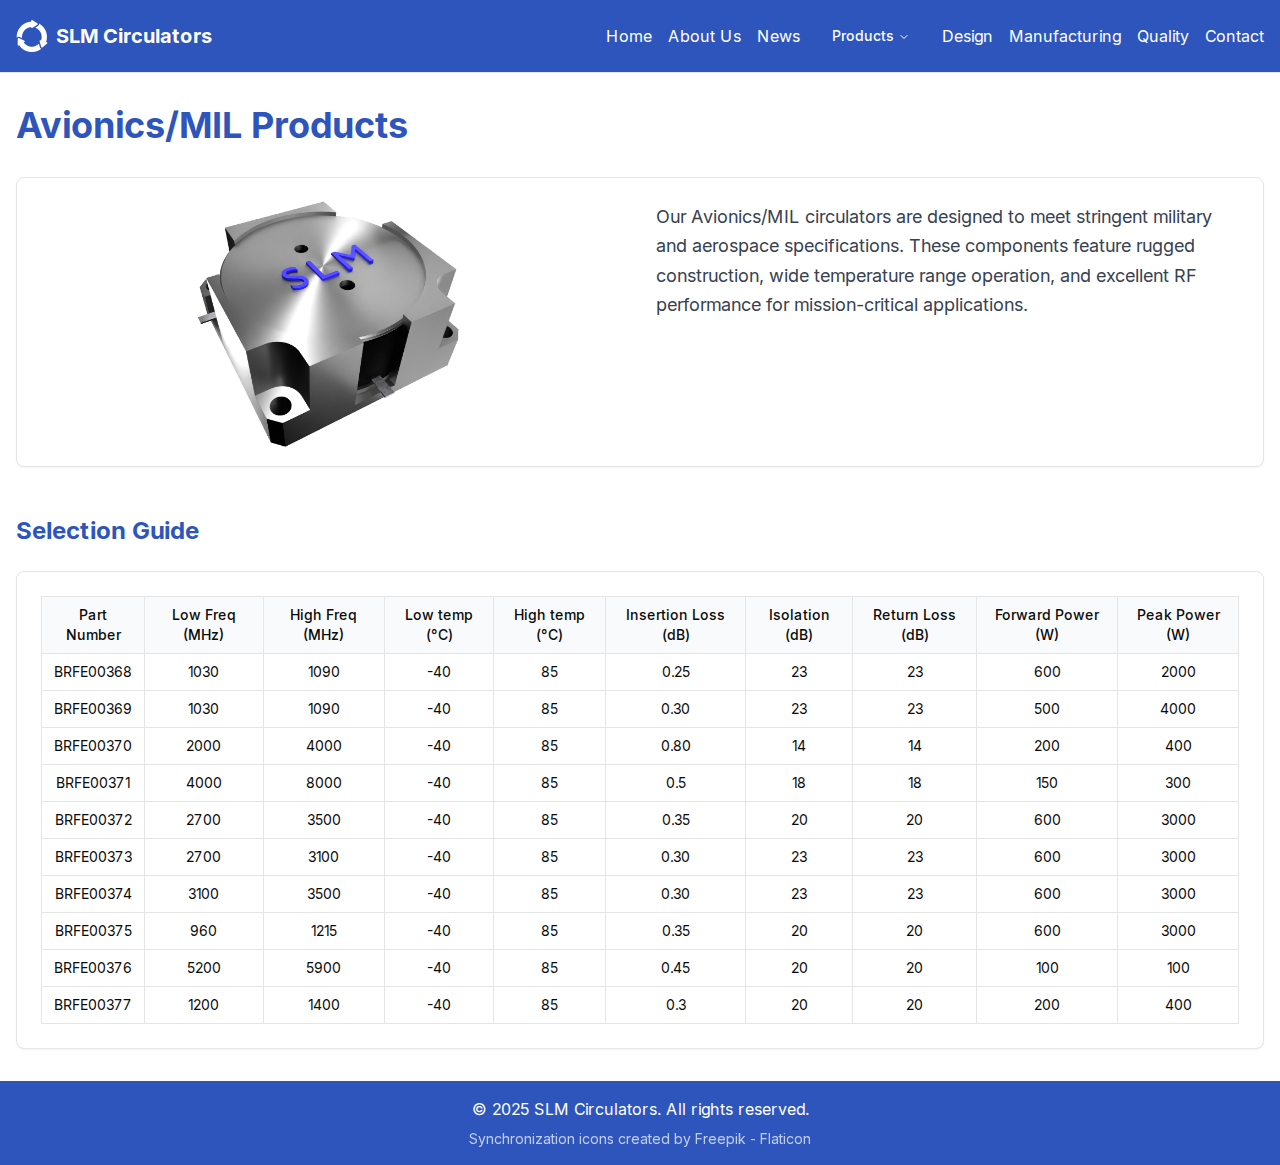
<file: products/type-d.html>
<!DOCTYPE html><html lang="en"><head><meta charSet="utf-8"/><meta name="viewport" content="width=device-width, initial-scale=1"/><link rel="preload" as="image" href="/sync-circular-arrows.png" fetchPriority="high"/><link rel="stylesheet" href="/_next/static/css/067bdd784ac7a39e.css" data-precedence="next"/><link rel="preload" href="/_next/static/chunks/webpack-2e241730d9df3956.js" as="script" fetchPriority="low"/><script src="/_next/static/chunks/fd9d1056-104a4cf08868fb13.js" async=""></script><script src="/_next/static/chunks/864-829fc84b149a13d6.js" async=""></script><script src="/_next/static/chunks/main-app-d62a0cce9fcc84de.js" async=""></script><title>SLM Circulators - RF Components Manufacturing</title><meta name="description" content="Leading manufacturer of RF components and circulators"/><meta name="next-size-adjust"/><script src="/_next/static/chunks/polyfills-c67a75d1b6f99dc8.js" noModule=""></script></head><body class="__className_d65c78"><script>!function(){try{var d=document.documentElement,c=d.classList;c.remove('light','dark');var e=localStorage.getItem('theme');if('system'===e||(!e&&false)){var t='(prefers-color-scheme: dark)',m=window.matchMedia(t);if(m.media!==t||m.matches){d.style.colorScheme = 'dark';c.add('dark')}else{d.style.colorScheme = 'light';c.add('light')}}else if(e){c.add(e|| '')}else{c.add('light')}if(e==='light'||e==='dark'||!e)d.style.colorScheme=e||'light'}catch(e){}}()</script><div class="flex flex-col min-h-screen"><header class="border-b bg-[#2D55BC] text-white"><div class="container mx-auto px-4 py-4"><div class="flex items-center justify-between"><a class="flex items-center space-x-2" href="/"><div class="relative w-8 h-8"><img alt="SLM Circulators Logo" fetchPriority="high" decoding="async" data-nimg="fill" class="object-contain invert brightness-0 invert" style="position:absolute;height:100%;width:100%;left:0;top:0;right:0;bottom:0;color:transparent" src="/sync-circular-arrows.png"/></div><span class="text-xl font-bold whitespace-nowrap">SLM Circulators</span></a><nav aria-label="Main" data-orientation="horizontal" dir="ltr" class="relative z-10 flex max-w-max flex-1 items-center justify-center"><div style="position:relative"><ul data-orientation="horizontal" class="group flex flex-1 list-none items-center justify-center space-x-4" dir="ltr"><li><a class="text-white hover:text-gray-200" href="/" data-radix-collection-item="">Home</a></li><li><a class="text-white hover:text-gray-200" href="/about" data-radix-collection-item="">About Us</a></li><li><a class="text-white hover:text-gray-200" href="/news" data-radix-collection-item="">News</a></li><li><button id="radix-:R9la:-trigger-radix-:Rhpla:" data-state="closed" aria-expanded="false" aria-controls="radix-:R9la:-content-radix-:Rhpla:" class="group inline-flex h-10 w-max items-center justify-center rounded-md px-4 py-2 text-sm font-medium transition-colors hover:bg-accent focus:bg-accent focus:text-accent-foreground focus:outline-none disabled:pointer-events-none disabled:opacity-50 data-[active]:bg-accent/50 group bg-[#2D55BC] text-white hover:text-gray-200 data-[state=open]:bg-[#2D55BC]" data-radix-collection-item="">Products<!-- --> <svg xmlns="http://www.w3.org/2000/svg" width="24" height="24" viewBox="0 0 24 24" fill="none" stroke="currentColor" stroke-width="2" stroke-linecap="round" stroke-linejoin="round" class="lucide lucide-chevron-down relative top-[1px] ml-1 h-3 w-3 transition duration-200 group-data-[state=open]:rotate-180" aria-hidden="true"><path d="m6 9 6 6 6-6"></path></svg></button></li><li><a class="text-white hover:text-gray-200" href="/design" data-radix-collection-item="">Design</a></li><li><a class="text-white hover:text-gray-200" href="/manufacturing" data-radix-collection-item="">Manufacturing</a></li><li><a class="text-white hover:text-gray-200" href="/quality" data-radix-collection-item="">Quality</a></li><li><a class="text-white hover:text-gray-200" href="/contact" data-radix-collection-item="">Contact</a></li></ul></div><div class="absolute left-0 top-full flex justify-center"></div></nav></div></div></header><main class="flex-grow bg-background"><div class="container mx-auto px-4 py-8"><h1 class="text-4xl font-bold mb-8 text-[#2D55BC]">Avionics/MIL Products</h1><div class="rounded-lg border bg-card text-card-foreground shadow-sm mb-12"><div class="p-6"><div class="grid grid-cols-1 md:grid-cols-2 gap-8"><div class="relative h-[240px] flex items-center justify-center"><img alt="Avionics/MIL Products" loading="lazy" width="288" height="288" decoding="async" data-nimg="1" class="object-contain" style="color:transparent" src="/32mm circulator.png"/></div><div><p class="text-lg text-gray-700 leading-relaxed">Our Avionics/MIL circulators are designed to meet stringent military and aerospace specifications. These components feature rugged construction, wide temperature range operation, and excellent RF performance for mission-critical applications.</p></div></div></div></div><section><h2 class="text-2xl font-bold mb-6 text-[#2D55BC]">Selection Guide</h2><div class="rounded-lg border bg-card text-card-foreground shadow-sm"><div class="p-6"><div class="overflow-x-auto"><div class="relative w-full overflow-auto"><table class="w-full caption-bottom text-sm"><thead><tr><th class="border p-2 text-center bg-gray-50 font-medium">Part Number</th><th class="border p-2 text-center bg-gray-50 font-medium">Low Freq (MHz)</th><th class="border p-2 text-center bg-gray-50 font-medium">High Freq (MHz)</th><th class="border p-2 text-center bg-gray-50 font-medium">Low temp (°C)</th><th class="border p-2 text-center bg-gray-50 font-medium">High temp (°C)</th><th class="border p-2 text-center bg-gray-50 font-medium">Insertion Loss (dB)</th><th class="border p-2 text-center bg-gray-50 font-medium">Isolation (dB)</th><th class="border p-2 text-center bg-gray-50 font-medium">Return Loss (dB)</th><th class="border p-2 text-center bg-gray-50 font-medium">Forward Power (W)</th><th class="border p-2 text-center bg-gray-50 font-medium">Peak Power (W)</th></tr></thead><tbody><tr><td class="border p-2 text-center">BRFE00368</td><td class="border p-2 text-center">1030</td><td class="border p-2 text-center">1090</td><td class="border p-2 text-center">-40</td><td class="border p-2 text-center">85</td><td class="border p-2 text-center">0.25</td><td class="border p-2 text-center">23</td><td class="border p-2 text-center">23</td><td class="border p-2 text-center">600</td><td class="border p-2 text-center">2000</td></tr><tr><td class="border p-2 text-center">BRFE00369</td><td class="border p-2 text-center">1030</td><td class="border p-2 text-center">1090</td><td class="border p-2 text-center">-40</td><td class="border p-2 text-center">85</td><td class="border p-2 text-center">0.30</td><td class="border p-2 text-center">23</td><td class="border p-2 text-center">23</td><td class="border p-2 text-center">500</td><td class="border p-2 text-center">4000</td></tr><tr><td class="border p-2 text-center">BRFE00370</td><td class="border p-2 text-center">2000</td><td class="border p-2 text-center">4000</td><td class="border p-2 text-center">-40</td><td class="border p-2 text-center">85</td><td class="border p-2 text-center">0.80</td><td class="border p-2 text-center">14</td><td class="border p-2 text-center">14</td><td class="border p-2 text-center">200</td><td class="border p-2 text-center">400</td></tr><tr><td class="border p-2 text-center">BRFE00371</td><td class="border p-2 text-center">4000</td><td class="border p-2 text-center">8000</td><td class="border p-2 text-center">-40</td><td class="border p-2 text-center">85</td><td class="border p-2 text-center">0.5</td><td class="border p-2 text-center">18</td><td class="border p-2 text-center">18</td><td class="border p-2 text-center">150</td><td class="border p-2 text-center">300</td></tr><tr><td class="border p-2 text-center">BRFE00372</td><td class="border p-2 text-center">2700</td><td class="border p-2 text-center">3500</td><td class="border p-2 text-center">-40</td><td class="border p-2 text-center">85</td><td class="border p-2 text-center">0.35</td><td class="border p-2 text-center">20</td><td class="border p-2 text-center">20</td><td class="border p-2 text-center">600</td><td class="border p-2 text-center">3000</td></tr><tr><td class="border p-2 text-center">BRFE00373</td><td class="border p-2 text-center">2700</td><td class="border p-2 text-center">3100</td><td class="border p-2 text-center">-40</td><td class="border p-2 text-center">85</td><td class="border p-2 text-center">0.30</td><td class="border p-2 text-center">23</td><td class="border p-2 text-center">23</td><td class="border p-2 text-center">600</td><td class="border p-2 text-center">3000</td></tr><tr><td class="border p-2 text-center">BRFE00374</td><td class="border p-2 text-center">3100</td><td class="border p-2 text-center">3500</td><td class="border p-2 text-center">-40</td><td class="border p-2 text-center">85</td><td class="border p-2 text-center">0.30</td><td class="border p-2 text-center">23</td><td class="border p-2 text-center">23</td><td class="border p-2 text-center">600</td><td class="border p-2 text-center">3000</td></tr><tr><td class="border p-2 text-center">BRFE00375</td><td class="border p-2 text-center">960</td><td class="border p-2 text-center">1215</td><td class="border p-2 text-center">-40</td><td class="border p-2 text-center">85</td><td class="border p-2 text-center">0.35</td><td class="border p-2 text-center">20</td><td class="border p-2 text-center">20</td><td class="border p-2 text-center">600</td><td class="border p-2 text-center">3000</td></tr><tr><td class="border p-2 text-center">BRFE00376</td><td class="border p-2 text-center">5200</td><td class="border p-2 text-center">5900</td><td class="border p-2 text-center">-40</td><td class="border p-2 text-center">85</td><td class="border p-2 text-center">0.45</td><td class="border p-2 text-center">20</td><td class="border p-2 text-center">20</td><td class="border p-2 text-center">100</td><td class="border p-2 text-center">100</td></tr><tr><td class="border p-2 text-center">BRFE00377</td><td class="border p-2 text-center">1200</td><td class="border p-2 text-center">1400</td><td class="border p-2 text-center">-40</td><td class="border p-2 text-center">85</td><td class="border p-2 text-center">0.3</td><td class="border p-2 text-center">20</td><td class="border p-2 text-center">20</td><td class="border p-2 text-center">200</td><td class="border p-2 text-center">400</td></tr></tbody></table></div></div></div></div></section></div></main><footer class="bg-[#2D55BC] text-white py-4"><div class="container mx-auto px-4"><div class="flex flex-col items-center space-y-2"><p>© <!-- -->2025<!-- --> SLM Circulators. All rights reserved.</p><a href="https://www.flaticon.com/free-icons/synchronization" title="synchronization icons" class="text-sm opacity-70 hover:opacity-100" target="_blank" rel="noopener noreferrer">Synchronization icons created by Freepik - Flaticon</a></div></div></footer></div><script src="/_next/static/chunks/webpack-2e241730d9df3956.js" async=""></script><script>(self.__next_f=self.__next_f||[]).push([0])</script><script>self.__next_f.push([1,"1:HL[\"/_next/static/media/a34f9d1faa5f3315-s.p.woff2\",\"font\",{\"crossOrigin\":\"\",\"type\":\"font/woff2\"}]\n2:HL[\"/_next/static/css/067bdd784ac7a39e.css\",\"style\"]\n0:\"$L3\"\n"])</script><script>self.__next_f.push([1,"4:I{\"id\":6054,\"chunks\":[\"272:static/chunks/webpack-2e241730d9df3956.js\",\"971:static/chunks/fd9d1056-104a4cf08868fb13.js\",\"864:static/chunks/864-829fc84b149a13d6.js\"],\"name\":\"\",\"async\":false}\n6:I{\"id\":1729,\"chunks\":[\"272:static/chunks/webpack-2e241730d9df3956.js\",\"971:static/chunks/fd9d1056-104a4cf08868fb13.js\",\"864:static/chunks/864-829fc84b149a13d6.js\"],\"name\":\"\",\"async\":false}\n7:I{\"id\":4657,\"chunks\":[\"964:static/chunks/964-512d3945115126b7.js\",\"56:static/chunks/56-9d56b8c051b92956.js\",\"491:static/chunks/4"])</script><script>self.__next_f.push([1,"91-e1c5132dbd870da4.js\",\"788:static/chunks/788-a46814f60f1b6d63.js\",\"185:static/chunks/app/layout-f8df83efed1c4566.js\"],\"name\":\"ThemeProvider\",\"async\":false}\n8:I{\"id\":7273,\"chunks\":[\"964:static/chunks/964-512d3945115126b7.js\",\"56:static/chunks/56-9d56b8c051b92956.js\",\"491:static/chunks/491-e1c5132dbd870da4.js\",\"788:static/chunks/788-a46814f60f1b6d63.js\",\"185:static/chunks/app/layout-f8df83efed1c4566.js\"],\"name\":\"\",\"async\":false}\n9:I{\"id\":1443,\"chunks\":[\"272:static/chunks/webpack-2e241730d9df3956.js\",\"971:st"])</script><script>self.__next_f.push([1,"atic/chunks/fd9d1056-104a4cf08868fb13.js\",\"864:static/chunks/864-829fc84b149a13d6.js\"],\"name\":\"\",\"async\":false}\na:I{\"id\":8639,\"chunks\":[\"272:static/chunks/webpack-2e241730d9df3956.js\",\"971:static/chunks/fd9d1056-104a4cf08868fb13.js\",\"864:static/chunks/864-829fc84b149a13d6.js\"],\"name\":\"\",\"async\":false}\nc:I{\"id\":5146,\"chunks\":[\"272:static/chunks/webpack-2e241730d9df3956.js\",\"971:static/chunks/fd9d1056-104a4cf08868fb13.js\",\"864:static/chunks/864-829fc84b149a13d6.js\"],\"name\":\"\",\"async\":false}\nd:I{\"id\":6746,\"chu"])</script><script>self.__next_f.push([1,"nks\":[\"964:static/chunks/964-512d3945115126b7.js\",\"56:static/chunks/56-9d56b8c051b92956.js\",\"814:static/chunks/app/products/type-d/page-023cdc1e053f87e9.js\"],\"name\":\"\",\"async\":false}\n"])</script><script>self.__next_f.push([1,"3:[[[\"$\",\"link\",\"0\",{\"rel\":\"stylesheet\",\"href\":\"/_next/static/css/067bdd784ac7a39e.css\",\"precedence\":\"next\"}]],[\"$\",\"$L4\",null,{\"buildId\":\"CiDETqamaBAo3Pzj3u56X\",\"assetPrefix\":\"\",\"initialCanonicalUrl\":\"/products/type-d\",\"initialTree\":[\"\",{\"children\":[\"products\",{\"children\":[\"type-d\",{\"children\":[\"__PAGE__\",{}]}]}]},\"$undefined\",\"$undefined\",true],\"initialHead\":[false,\"$L5\"],\"globalErrorComponent\":\"$6\",\"children\":[null,[\"$\",\"html\",null,{\"lang\":\"en\",\"suppressHydrationWarning\":true,\"children\":[\"$\",\"body\",null,{\"className\":\"__className_d65c78\",\"children\":[\"$\",\"$L7\",null,{\"attribute\":\"class\",\"defaultTheme\":\"light\",\"enableSystem\":true,\"disableTransitionOnChange\":true,\"children\":[\"$\",\"div\",null,{\"className\":\"flex flex-col min-h-screen\",\"children\":[[\"$\",\"$L8\",null,{}],[\"$\",\"main\",null,{\"className\":\"flex-grow bg-background\",\"children\":[\"$\",\"$L9\",null,{\"parallelRouterKey\":\"children\",\"segmentPath\":[\"children\"],\"loading\":\"$undefined\",\"loadingStyles\":\"$undefined\",\"hasLoading\":false,\"error\":\"$undefined\",\"errorStyles\":\"$undefined\",\"template\":[\"$\",\"$La\",null,{}],\"templateStyles\":\"$undefined\",\"notFound\":[[\"$\",\"title\",null,{\"children\":\"404: This page could not be found.\"}],[\"$\",\"div\",null,{\"style\":{\"fontFamily\":\"system-ui,\\\"Segoe UI\\\",Roboto,Helvetica,Arial,sans-serif,\\\"Apple Color Emoji\\\",\\\"Segoe UI Emoji\\\"\",\"height\":\"100vh\",\"textAlign\":\"center\",\"display\":\"flex\",\"flexDirection\":\"column\",\"alignItems\":\"center\",\"justifyContent\":\"center\"},\"children\":[\"$\",\"div\",null,{\"children\":[[\"$\",\"style\",null,{\"dangerouslySetInnerHTML\":{\"__html\":\"body{color:#000;background:#fff;margin:0}.next-error-h1{border-right:1px solid rgba(0,0,0,.3)}@media (prefers-color-scheme:dark){body{color:#fff;background:#000}.next-error-h1{border-right:1px solid rgba(255,255,255,.3)}}\"}}],[\"$\",\"h1\",null,{\"className\":\"next-error-h1\",\"style\":{\"display\":\"inline-block\",\"margin\":\"0 20px 0 0\",\"padding\":\"0 23px 0 0\",\"fontSize\":24,\"fontWeight\":500,\"verticalAlign\":\"top\",\"lineHeight\":\"49px\"},\"children\":\"404\"}],[\"$\",\"div\",null,{\"style\":{\"display\":\"inline-block\"},\"children\":[\"$\",\"h2\",null,{\"style\":{\"fontSize\":14,\"fontWeight\":400,\"lineHeight\":\"49px\",\"margin\":0},\"children\":\"This page could not be found.\"}]}]]}]}]],\"notFoundStyles\":[],\"childProp\":{\"current\":[\"$\",\"$L9\",null,{\"parallelRouterKey\":\"children\",\"segmentPath\":[\"children\",\"products\",\"children\"],\"loading\":\"$undefined\",\"loadingStyles\":\"$undefined\",\"hasLoading\":false,\"error\":\"$undefined\",\"errorStyles\":\"$undefined\",\"template\":[\"$\",\"$La\",null,{}],\"templateStyles\":\"$undefined\",\"notFound\":\"$undefined\",\"notFoundStyles\":\"$undefined\",\"childProp\":{\"current\":[\"$\",\"$L9\",null,{\"parallelRouterKey\":\"children\",\"segmentPath\":[\"children\",\"products\",\"children\",\"type-d\",\"children\"],\"loading\":\"$undefined\",\"loadingStyles\":\"$undefined\",\"hasLoading\":false,\"error\":\"$undefined\",\"errorStyles\":\"$undefined\",\"template\":[\"$\",\"$La\",null,{}],\"templateStyles\":\"$undefined\",\"notFound\":\"$undefined\",\"notFoundStyles\":\"$undefined\",\"childProp\":{\"current\":[\"$Lb\",[\"$\",\"$Lc\",null,{\"propsForComponent\":{\"params\":{}},\"Component\":\"$d\"}],null],\"segment\":\"__PAGE__\"},\"styles\":[]}],\"segment\":\"type-d\"},\"styles\":[]}],\"segment\":\"products\"},\"styles\":[]}]}],[\"$\",\"footer\",null,{\"className\":\"bg-[#2D55BC] text-white py-4\",\"children\":[\"$\",\"div\",null,{\"className\":\"container mx-auto px-4\",\"children\":[\"$\",\"div\",null,{\"className\":\"flex flex-col items-center space-y-2\",\"children\":[[\"$\",\"p\",null,{\"children\":[\"© \",2025,\" SLM Circulators. All rights reserved.\"]}],[\"$\",\"a\",null,{\"href\":\"https://www.flaticon.com/free-icons/synchronization\",\"title\":\"synchronization icons\",\"className\":\"text-sm opacity-70 hover:opacity-100\",\"target\":\"_blank\",\"rel\":\"noopener noreferrer\",\"children\":\"Synchronization icons created by Freepik - Flaticon\"}]]}]}]}]]}]}]}]}],null]}]]\n"])</script><script>self.__next_f.push([1,"5:[[\"$\",\"meta\",\"0\",{\"charSet\":\"utf-8\"}],[\"$\",\"title\",\"1\",{\"children\":\"SLM Circulators - RF Components Manufacturing\"}],[\"$\",\"meta\",\"2\",{\"name\":\"description\",\"content\":\"Leading manufacturer of RF components and circulators\"}],[\"$\",\"meta\",\"3\",{\"name\":\"viewport\",\"content\":\"width=device-width, initial-scale=1\"}],[\"$\",\"meta\",\"4\",{\"name\":\"next-size-adjust\"}]]\nb:null\n"])</script></body></html>
</file>
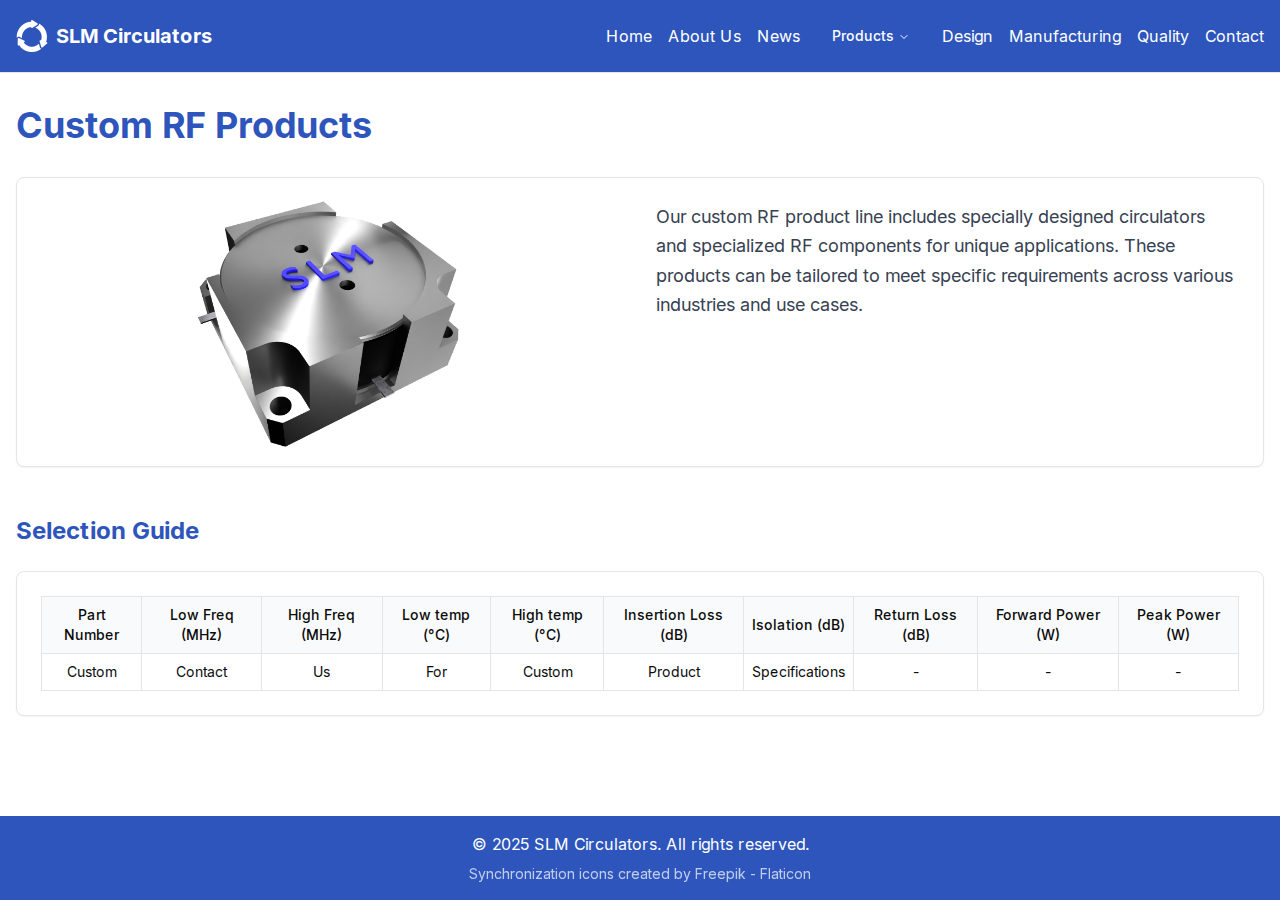
<file: products/type-e.html>
<!DOCTYPE html><html lang="en"><head><meta charSet="utf-8"/><meta name="viewport" content="width=device-width, initial-scale=1"/><link rel="preload" as="image" href="/sync-circular-arrows.png" fetchPriority="high"/><link rel="stylesheet" href="/_next/static/css/067bdd784ac7a39e.css" data-precedence="next"/><link rel="preload" href="/_next/static/chunks/webpack-2e241730d9df3956.js" as="script" fetchPriority="low"/><script src="/_next/static/chunks/fd9d1056-104a4cf08868fb13.js" async=""></script><script src="/_next/static/chunks/864-829fc84b149a13d6.js" async=""></script><script src="/_next/static/chunks/main-app-d62a0cce9fcc84de.js" async=""></script><title>SLM Circulators - RF Components Manufacturing</title><meta name="description" content="Leading manufacturer of RF components and circulators"/><meta name="next-size-adjust"/><script src="/_next/static/chunks/polyfills-c67a75d1b6f99dc8.js" noModule=""></script></head><body class="__className_d65c78"><script>!function(){try{var d=document.documentElement,c=d.classList;c.remove('light','dark');var e=localStorage.getItem('theme');if('system'===e||(!e&&false)){var t='(prefers-color-scheme: dark)',m=window.matchMedia(t);if(m.media!==t||m.matches){d.style.colorScheme = 'dark';c.add('dark')}else{d.style.colorScheme = 'light';c.add('light')}}else if(e){c.add(e|| '')}else{c.add('light')}if(e==='light'||e==='dark'||!e)d.style.colorScheme=e||'light'}catch(e){}}()</script><div class="flex flex-col min-h-screen"><header class="border-b bg-[#2D55BC] text-white"><div class="container mx-auto px-4 py-4"><div class="flex items-center justify-between"><a class="flex items-center space-x-2" href="/"><div class="relative w-8 h-8"><img alt="SLM Circulators Logo" fetchPriority="high" decoding="async" data-nimg="fill" class="object-contain invert brightness-0 invert" style="position:absolute;height:100%;width:100%;left:0;top:0;right:0;bottom:0;color:transparent" src="/sync-circular-arrows.png"/></div><span class="text-xl font-bold whitespace-nowrap">SLM Circulators</span></a><nav aria-label="Main" data-orientation="horizontal" dir="ltr" class="relative z-10 flex max-w-max flex-1 items-center justify-center"><div style="position:relative"><ul data-orientation="horizontal" class="group flex flex-1 list-none items-center justify-center space-x-4" dir="ltr"><li><a class="text-white hover:text-gray-200" href="/" data-radix-collection-item="">Home</a></li><li><a class="text-white hover:text-gray-200" href="/about" data-radix-collection-item="">About Us</a></li><li><a class="text-white hover:text-gray-200" href="/news" data-radix-collection-item="">News</a></li><li><button id="radix-:R9la:-trigger-radix-:Rhpla:" data-state="closed" aria-expanded="false" aria-controls="radix-:R9la:-content-radix-:Rhpla:" class="group inline-flex h-10 w-max items-center justify-center rounded-md px-4 py-2 text-sm font-medium transition-colors hover:bg-accent focus:bg-accent focus:text-accent-foreground focus:outline-none disabled:pointer-events-none disabled:opacity-50 data-[active]:bg-accent/50 group bg-[#2D55BC] text-white hover:text-gray-200 data-[state=open]:bg-[#2D55BC]" data-radix-collection-item="">Products<!-- --> <svg xmlns="http://www.w3.org/2000/svg" width="24" height="24" viewBox="0 0 24 24" fill="none" stroke="currentColor" stroke-width="2" stroke-linecap="round" stroke-linejoin="round" class="lucide lucide-chevron-down relative top-[1px] ml-1 h-3 w-3 transition duration-200 group-data-[state=open]:rotate-180" aria-hidden="true"><path d="m6 9 6 6 6-6"></path></svg></button></li><li><a class="text-white hover:text-gray-200" href="/design" data-radix-collection-item="">Design</a></li><li><a class="text-white hover:text-gray-200" href="/manufacturing" data-radix-collection-item="">Manufacturing</a></li><li><a class="text-white hover:text-gray-200" href="/quality" data-radix-collection-item="">Quality</a></li><li><a class="text-white hover:text-gray-200" href="/contact" data-radix-collection-item="">Contact</a></li></ul></div><div class="absolute left-0 top-full flex justify-center"></div></nav></div></div></header><main class="flex-grow bg-background"><div class="container mx-auto px-4 py-8"><h1 class="text-4xl font-bold mb-8 text-[#2D55BC]">Custom RF Products</h1><div class="rounded-lg border bg-card text-card-foreground shadow-sm mb-12"><div class="p-6"><div class="grid grid-cols-1 md:grid-cols-2 gap-8"><div class="relative h-[240px] flex items-center justify-center"><img alt="Custom RF Products" loading="lazy" width="288" height="288" decoding="async" data-nimg="1" class="object-contain" style="color:transparent" src="/32mm circulator.png"/></div><div><p class="text-lg text-gray-700 leading-relaxed">Our custom RF product line includes specially designed circulators and specialized RF components for unique applications. These products can be tailored to meet specific requirements across various industries and use cases.</p></div></div></div></div><section><h2 class="text-2xl font-bold mb-6 text-[#2D55BC]">Selection Guide</h2><div class="rounded-lg border bg-card text-card-foreground shadow-sm"><div class="p-6"><div class="overflow-x-auto"><div class="relative w-full overflow-auto"><table class="w-full caption-bottom text-sm"><thead><tr><th class="border p-2 text-center bg-gray-50 font-medium">Part Number</th><th class="border p-2 text-center bg-gray-50 font-medium">Low Freq (MHz)</th><th class="border p-2 text-center bg-gray-50 font-medium">High Freq (MHz)</th><th class="border p-2 text-center bg-gray-50 font-medium">Low temp (°C)</th><th class="border p-2 text-center bg-gray-50 font-medium">High temp (°C)</th><th class="border p-2 text-center bg-gray-50 font-medium">Insertion Loss (dB)</th><th class="border p-2 text-center bg-gray-50 font-medium">Isolation (dB)</th><th class="border p-2 text-center bg-gray-50 font-medium">Return Loss (dB)</th><th class="border p-2 text-center bg-gray-50 font-medium">Forward Power (W)</th><th class="border p-2 text-center bg-gray-50 font-medium">Peak Power (W)</th></tr></thead><tbody><tr><td class="border p-2 text-center">Custom</td><td class="border p-2 text-center">Contact</td><td class="border p-2 text-center">Us</td><td class="border p-2 text-center">For</td><td class="border p-2 text-center">Custom</td><td class="border p-2 text-center">Product</td><td class="border p-2 text-center">Specifications</td><td class="border p-2 text-center">-</td><td class="border p-2 text-center">-</td><td class="border p-2 text-center">-</td></tr></tbody></table></div></div></div></div></section></div></main><footer class="bg-[#2D55BC] text-white py-4"><div class="container mx-auto px-4"><div class="flex flex-col items-center space-y-2"><p>© <!-- -->2025<!-- --> SLM Circulators. All rights reserved.</p><a href="https://www.flaticon.com/free-icons/synchronization" title="synchronization icons" class="text-sm opacity-70 hover:opacity-100" target="_blank" rel="noopener noreferrer">Synchronization icons created by Freepik - Flaticon</a></div></div></footer></div><script src="/_next/static/chunks/webpack-2e241730d9df3956.js" async=""></script><script>(self.__next_f=self.__next_f||[]).push([0])</script><script>self.__next_f.push([1,"1:HL[\"/_next/static/media/a34f9d1faa5f3315-s.p.woff2\",\"font\",{\"crossOrigin\":\"\",\"type\":\"font/woff2\"}]\n2:HL[\"/_next/static/css/067bdd784ac7a39e.css\",\"style\"]\n0:\"$L3\"\n"])</script><script>self.__next_f.push([1,"4:I{\"id\":6054,\"chunks\":[\"272:static/chunks/webpack-2e241730d9df3956.js\",\"971:static/chunks/fd9d1056-104a4cf08868fb13.js\",\"864:static/chunks/864-829fc84b149a13d6.js\"],\"name\":\"\",\"async\":false}\n6:I{\"id\":1729,\"chunks\":[\"272:static/chunks/webpack-2e241730d9df3956.js\",\"971:static/chunks/fd9d1056-104a4cf08868fb13.js\",\"864:static/chunks/864-829fc84b149a13d6.js\"],\"name\":\"\",\"async\":false}\n7:I{\"id\":4657,\"chunks\":[\"964:static/chunks/964-512d3945115126b7.js\",\"56:static/chunks/56-9d56b8c051b92956.js\",\"491:static/chunks/4"])</script><script>self.__next_f.push([1,"91-e1c5132dbd870da4.js\",\"788:static/chunks/788-a46814f60f1b6d63.js\",\"185:static/chunks/app/layout-f8df83efed1c4566.js\"],\"name\":\"ThemeProvider\",\"async\":false}\n8:I{\"id\":7273,\"chunks\":[\"964:static/chunks/964-512d3945115126b7.js\",\"56:static/chunks/56-9d56b8c051b92956.js\",\"491:static/chunks/491-e1c5132dbd870da4.js\",\"788:static/chunks/788-a46814f60f1b6d63.js\",\"185:static/chunks/app/layout-f8df83efed1c4566.js\"],\"name\":\"\",\"async\":false}\n9:I{\"id\":1443,\"chunks\":[\"272:static/chunks/webpack-2e241730d9df3956.js\",\"971:st"])</script><script>self.__next_f.push([1,"atic/chunks/fd9d1056-104a4cf08868fb13.js\",\"864:static/chunks/864-829fc84b149a13d6.js\"],\"name\":\"\",\"async\":false}\na:I{\"id\":8639,\"chunks\":[\"272:static/chunks/webpack-2e241730d9df3956.js\",\"971:static/chunks/fd9d1056-104a4cf08868fb13.js\",\"864:static/chunks/864-829fc84b149a13d6.js\"],\"name\":\"\",\"async\":false}\nc:I{\"id\":5146,\"chunks\":[\"272:static/chunks/webpack-2e241730d9df3956.js\",\"971:static/chunks/fd9d1056-104a4cf08868fb13.js\",\"864:static/chunks/864-829fc84b149a13d6.js\"],\"name\":\"\",\"async\":false}\nd:I{\"id\":9899,\"chu"])</script><script>self.__next_f.push([1,"nks\":[\"964:static/chunks/964-512d3945115126b7.js\",\"56:static/chunks/56-9d56b8c051b92956.js\",\"744:static/chunks/app/products/type-e/page-5217290d2ddd7787.js\"],\"name\":\"\",\"async\":false}\n"])</script><script>self.__next_f.push([1,"3:[[[\"$\",\"link\",\"0\",{\"rel\":\"stylesheet\",\"href\":\"/_next/static/css/067bdd784ac7a39e.css\",\"precedence\":\"next\"}]],[\"$\",\"$L4\",null,{\"buildId\":\"CiDETqamaBAo3Pzj3u56X\",\"assetPrefix\":\"\",\"initialCanonicalUrl\":\"/products/type-e\",\"initialTree\":[\"\",{\"children\":[\"products\",{\"children\":[\"type-e\",{\"children\":[\"__PAGE__\",{}]}]}]},\"$undefined\",\"$undefined\",true],\"initialHead\":[false,\"$L5\"],\"globalErrorComponent\":\"$6\",\"children\":[null,[\"$\",\"html\",null,{\"lang\":\"en\",\"suppressHydrationWarning\":true,\"children\":[\"$\",\"body\",null,{\"className\":\"__className_d65c78\",\"children\":[\"$\",\"$L7\",null,{\"attribute\":\"class\",\"defaultTheme\":\"light\",\"enableSystem\":true,\"disableTransitionOnChange\":true,\"children\":[\"$\",\"div\",null,{\"className\":\"flex flex-col min-h-screen\",\"children\":[[\"$\",\"$L8\",null,{}],[\"$\",\"main\",null,{\"className\":\"flex-grow bg-background\",\"children\":[\"$\",\"$L9\",null,{\"parallelRouterKey\":\"children\",\"segmentPath\":[\"children\"],\"loading\":\"$undefined\",\"loadingStyles\":\"$undefined\",\"hasLoading\":false,\"error\":\"$undefined\",\"errorStyles\":\"$undefined\",\"template\":[\"$\",\"$La\",null,{}],\"templateStyles\":\"$undefined\",\"notFound\":[[\"$\",\"title\",null,{\"children\":\"404: This page could not be found.\"}],[\"$\",\"div\",null,{\"style\":{\"fontFamily\":\"system-ui,\\\"Segoe UI\\\",Roboto,Helvetica,Arial,sans-serif,\\\"Apple Color Emoji\\\",\\\"Segoe UI Emoji\\\"\",\"height\":\"100vh\",\"textAlign\":\"center\",\"display\":\"flex\",\"flexDirection\":\"column\",\"alignItems\":\"center\",\"justifyContent\":\"center\"},\"children\":[\"$\",\"div\",null,{\"children\":[[\"$\",\"style\",null,{\"dangerouslySetInnerHTML\":{\"__html\":\"body{color:#000;background:#fff;margin:0}.next-error-h1{border-right:1px solid rgba(0,0,0,.3)}@media (prefers-color-scheme:dark){body{color:#fff;background:#000}.next-error-h1{border-right:1px solid rgba(255,255,255,.3)}}\"}}],[\"$\",\"h1\",null,{\"className\":\"next-error-h1\",\"style\":{\"display\":\"inline-block\",\"margin\":\"0 20px 0 0\",\"padding\":\"0 23px 0 0\",\"fontSize\":24,\"fontWeight\":500,\"verticalAlign\":\"top\",\"lineHeight\":\"49px\"},\"children\":\"404\"}],[\"$\",\"div\",null,{\"style\":{\"display\":\"inline-block\"},\"children\":[\"$\",\"h2\",null,{\"style\":{\"fontSize\":14,\"fontWeight\":400,\"lineHeight\":\"49px\",\"margin\":0},\"children\":\"This page could not be found.\"}]}]]}]}]],\"notFoundStyles\":[],\"childProp\":{\"current\":[\"$\",\"$L9\",null,{\"parallelRouterKey\":\"children\",\"segmentPath\":[\"children\",\"products\",\"children\"],\"loading\":\"$undefined\",\"loadingStyles\":\"$undefined\",\"hasLoading\":false,\"error\":\"$undefined\",\"errorStyles\":\"$undefined\",\"template\":[\"$\",\"$La\",null,{}],\"templateStyles\":\"$undefined\",\"notFound\":\"$undefined\",\"notFoundStyles\":\"$undefined\",\"childProp\":{\"current\":[\"$\",\"$L9\",null,{\"parallelRouterKey\":\"children\",\"segmentPath\":[\"children\",\"products\",\"children\",\"type-e\",\"children\"],\"loading\":\"$undefined\",\"loadingStyles\":\"$undefined\",\"hasLoading\":false,\"error\":\"$undefined\",\"errorStyles\":\"$undefined\",\"template\":[\"$\",\"$La\",null,{}],\"templateStyles\":\"$undefined\",\"notFound\":\"$undefined\",\"notFoundStyles\":\"$undefined\",\"childProp\":{\"current\":[\"$Lb\",[\"$\",\"$Lc\",null,{\"propsForComponent\":{\"params\":{}},\"Component\":\"$d\"}],null],\"segment\":\"__PAGE__\"},\"styles\":[]}],\"segment\":\"type-e\"},\"styles\":[]}],\"segment\":\"products\"},\"styles\":[]}]}],[\"$\",\"footer\",null,{\"className\":\"bg-[#2D55BC] text-white py-4\",\"children\":[\"$\",\"div\",null,{\"className\":\"container mx-auto px-4\",\"children\":[\"$\",\"div\",null,{\"className\":\"flex flex-col items-center space-y-2\",\"children\":[[\"$\",\"p\",null,{\"children\":[\"© \",2025,\" SLM Circulators. All rights reserved.\"]}],[\"$\",\"a\",null,{\"href\":\"https://www.flaticon.com/free-icons/synchronization\",\"title\":\"synchronization icons\",\"className\":\"text-sm opacity-70 hover:opacity-100\",\"target\":\"_blank\",\"rel\":\"noopener noreferrer\",\"children\":\"Synchronization icons created by Freepik - Flaticon\"}]]}]}]}]]}]}]}]}],null]}]]\n"])</script><script>self.__next_f.push([1,"5:[[\"$\",\"meta\",\"0\",{\"charSet\":\"utf-8\"}],[\"$\",\"title\",\"1\",{\"children\":\"SLM Circulators - RF Components Manufacturing\"}],[\"$\",\"meta\",\"2\",{\"name\":\"description\",\"content\":\"Leading manufacturer of RF components and circulators\"}],[\"$\",\"meta\",\"3\",{\"name\":\"viewport\",\"content\":\"width=device-width, initial-scale=1\"}],[\"$\",\"meta\",\"4\",{\"name\":\"next-size-adjust\"}]]\nb:null\n"])</script></body></html>
</file>
<file: _next/static/css/067bdd784ac7a39e.css>
@font-face{font-family:__Inter_d65c78;font-style:normal;font-weight:100 900;font-display:swap;src:url(/_next/static/media/55c55f0601d81cf3-s.woff2) format("woff2");unicode-range:U+0460-052f,U+1c80-1c8a,U+20b4,U+2de0-2dff,U+a640-a69f,U+fe2e-fe2f}@font-face{font-family:__Inter_d65c78;font-style:normal;font-weight:100 900;font-display:swap;src:url(/_next/static/media/26a46d62cd723877-s.woff2) format("woff2");unicode-range:U+0301,U+0400-045f,U+0490-0491,U+04b0-04b1,U+2116}@font-face{font-family:__Inter_d65c78;font-style:normal;font-weight:100 900;font-display:swap;src:url(/_next/static/media/97e0cb1ae144a2a9-s.woff2) format("woff2");unicode-range:U+1f??}@font-face{font-family:__Inter_d65c78;font-style:normal;font-weight:100 900;font-display:swap;src:url(/_next/static/media/581909926a08bbc8-s.woff2) format("woff2");unicode-range:U+0370-0377,U+037a-037f,U+0384-038a,U+038c,U+038e-03a1,U+03a3-03ff}@font-face{font-family:__Inter_d65c78;font-style:normal;font-weight:100 900;font-display:swap;src:url(/_next/static/media/df0a9ae256c0569c-s.woff2) format("woff2");unicode-range:U+0102-0103,U+0110-0111,U+0128-0129,U+0168-0169,U+01a0-01a1,U+01af-01b0,U+0300-0301,U+0303-0304,U+0308-0309,U+0323,U+0329,U+1ea0-1ef9,U+20ab}@font-face{font-family:__Inter_d65c78;font-style:normal;font-weight:100 900;font-display:swap;src:url(/_next/static/media/6d93bde91c0c2823-s.woff2) format("woff2");unicode-range:U+0100-02ba,U+02bd-02c5,U+02c7-02cc,U+02ce-02d7,U+02dd-02ff,U+0304,U+0308,U+0329,U+1d00-1dbf,U+1e00-1e9f,U+1ef2-1eff,U+2020,U+20a0-20ab,U+20ad-20c0,U+2113,U+2c60-2c7f,U+a720-a7ff}@font-face{font-family:__Inter_d65c78;font-style:normal;font-weight:100 900;font-display:swap;src:url(/_next/static/media/a34f9d1faa5f3315-s.p.woff2) format("woff2");unicode-range:U+00??,U+0131,U+0152-0153,U+02bb-02bc,U+02c6,U+02da,U+02dc,U+0304,U+0308,U+0329,U+2000-206f,U+20ac,U+2122,U+2191,U+2193,U+2212,U+2215,U+feff,U+fffd}@font-face{font-family:__Inter_Fallback_d65c78;src:local("Arial");ascent-override:90.20%;descent-override:22.48%;line-gap-override:0.00%;size-adjust:107.40%}.__className_d65c78{font-family:__Inter_d65c78,__Inter_Fallback_d65c78;font-style:normal}

/*
! tailwindcss v3.3.3 | MIT License | https://tailwindcss.com
*/*,:after,:before{box-sizing:border-box;border:0 solid #e5e7eb}:after,:before{--tw-content:""}html{line-height:1.5;-webkit-text-size-adjust:100%;-moz-tab-size:4;-o-tab-size:4;tab-size:4;font-family:ui-sans-serif,system-ui,-apple-system,BlinkMacSystemFont,Segoe UI,Roboto,Helvetica Neue,Arial,Noto Sans,sans-serif,Apple Color Emoji,Segoe UI Emoji,Segoe UI Symbol,Noto Color Emoji;font-feature-settings:normal;font-variation-settings:normal}body{margin:0;line-height:inherit}hr{height:0;color:inherit;border-top-width:1px}abbr:where([title]){-webkit-text-decoration:underline dotted;text-decoration:underline dotted}h1,h2,h3,h4,h5,h6{font-size:inherit;font-weight:inherit}a{color:inherit;text-decoration:inherit}b,strong{font-weight:bolder}code,kbd,pre,samp{font-family:ui-monospace,SFMono-Regular,Menlo,Monaco,Consolas,Liberation Mono,Courier New,monospace;font-size:1em}small{font-size:80%}sub,sup{font-size:75%;line-height:0;position:relative;vertical-align:baseline}sub{bottom:-.25em}sup{top:-.5em}table{text-indent:0;border-color:inherit;border-collapse:collapse}button,input,optgroup,select,textarea{font-family:inherit;font-feature-settings:inherit;font-variation-settings:inherit;font-size:100%;font-weight:inherit;line-height:inherit;color:inherit;margin:0;padding:0}button,select{text-transform:none}[type=button],[type=reset],[type=submit],button{-webkit-appearance:button;background-color:transparent;background-image:none}:-moz-focusring{outline:auto}:-moz-ui-invalid{box-shadow:none}progress{vertical-align:baseline}::-webkit-inner-spin-button,::-webkit-outer-spin-button{height:auto}[type=search]{-webkit-appearance:textfield;outline-offset:-2px}::-webkit-search-decoration{-webkit-appearance:none}::-webkit-file-upload-button{-webkit-appearance:button;font:inherit}summary{display:list-item}blockquote,dd,dl,figure,h1,h2,h3,h4,h5,h6,hr,p,pre{margin:0}fieldset{margin:0}fieldset,legend{padding:0}menu,ol,ul{list-style:none;margin:0;padding:0}dialog{padding:0}textarea{resize:vertical}input::-moz-placeholder,textarea::-moz-placeholder{opacity:1;color:#9ca3af}input::placeholder,textarea::placeholder{opacity:1;color:#9ca3af}[role=button],button{cursor:pointer}:disabled{cursor:default}audio,canvas,embed,iframe,img,object,svg,video{display:block;vertical-align:middle}img,video{max-width:100%;height:auto}[hidden]{display:none}:root{--background:0 0% 100%;--foreground:0 0% 3.9%;--card:0 0% 100%;--card-foreground:0 0% 3.9%;--popover:0 0% 100%;--popover-foreground:0 0% 3.9%;--primary:0 0% 9%;--primary-foreground:0 0% 98%;--secondary:0 0% 96.1%;--secondary-foreground:0 0% 9%;--muted:0 0% 96.1%;--muted-foreground:0 0% 45.1%;--accent:0 0% 96.1%;--accent-foreground:0 0% 9%;--destructive:0 84.2% 60.2%;--destructive-foreground:0 0% 98%;--border:0 0% 89.8%;--input:0 0% 89.8%;--ring:0 0% 3.9%;--chart-1:12 76% 61%;--chart-2:173 58% 39%;--chart-3:197 37% 24%;--chart-4:43 74% 66%;--chart-5:27 87% 67%;--radius:0.5rem}.dark{--background:0 0% 3.9%;--foreground:0 0% 98%;--card:0 0% 3.9%;--card-foreground:0 0% 98%;--popover:0 0% 3.9%;--popover-foreground:0 0% 98%;--primary:0 0% 98%;--primary-foreground:0 0% 9%;--secondary:0 0% 14.9%;--secondary-foreground:0 0% 98%;--muted:0 0% 14.9%;--muted-foreground:0 0% 63.9%;--accent:0 0% 14.9%;--accent-foreground:0 0% 98%;--destructive:0 62.8% 30.6%;--destructive-foreground:0 0% 98%;--border:0 0% 14.9%;--input:0 0% 14.9%;--ring:0 0% 83.1%;--chart-1:220 70% 50%;--chart-2:160 60% 45%;--chart-3:30 80% 55%;--chart-4:280 65% 60%;--chart-5:340 75% 55%}*{border-color:hsl(var(--border))}body{background-color:hsl(var(--background));color:hsl(var(--foreground))}*,:after,:before{--tw-border-spacing-x:0;--tw-border-spacing-y:0;--tw-translate-x:0;--tw-translate-y:0;--tw-rotate:0;--tw-skew-x:0;--tw-skew-y:0;--tw-scale-x:1;--tw-scale-y:1;--tw-pan-x: ;--tw-pan-y: ;--tw-pinch-zoom: ;--tw-scroll-snap-strictness:proximity;--tw-gradient-from-position: ;--tw-gradient-via-position: ;--tw-gradient-to-position: ;--tw-ordinal: ;--tw-slashed-zero: ;--tw-numeric-figure: ;--tw-numeric-spacing: ;--tw-numeric-fraction: ;--tw-ring-inset: ;--tw-ring-offset-width:0px;--tw-ring-offset-color:#fff;--tw-ring-color:rgba(59,130,246,.5);--tw-ring-offset-shadow:0 0 #0000;--tw-ring-shadow:0 0 #0000;--tw-shadow:0 0 #0000;--tw-shadow-colored:0 0 #0000;--tw-blur: ;--tw-brightness: ;--tw-contrast: ;--tw-grayscale: ;--tw-hue-rotate: ;--tw-invert: ;--tw-saturate: ;--tw-sepia: ;--tw-drop-shadow: ;--tw-backdrop-blur: ;--tw-backdrop-brightness: ;--tw-backdrop-contrast: ;--tw-backdrop-grayscale: ;--tw-backdrop-hue-rotate: ;--tw-backdrop-invert: ;--tw-backdrop-opacity: ;--tw-backdrop-saturate: ;--tw-backdrop-sepia: }::backdrop{--tw-border-spacing-x:0;--tw-border-spacing-y:0;--tw-translate-x:0;--tw-translate-y:0;--tw-rotate:0;--tw-skew-x:0;--tw-skew-y:0;--tw-scale-x:1;--tw-scale-y:1;--tw-pan-x: ;--tw-pan-y: ;--tw-pinch-zoom: ;--tw-scroll-snap-strictness:proximity;--tw-gradient-from-position: ;--tw-gradient-via-position: ;--tw-gradient-to-position: ;--tw-ordinal: ;--tw-slashed-zero: ;--tw-numeric-figure: ;--tw-numeric-spacing: ;--tw-numeric-fraction: ;--tw-ring-inset: ;--tw-ring-offset-width:0px;--tw-ring-offset-color:#fff;--tw-ring-color:rgba(59,130,246,.5);--tw-ring-offset-shadow:0 0 #0000;--tw-ring-shadow:0 0 #0000;--tw-shadow:0 0 #0000;--tw-shadow-colored:0 0 #0000;--tw-blur: ;--tw-brightness: ;--tw-contrast: ;--tw-grayscale: ;--tw-hue-rotate: ;--tw-invert: ;--tw-saturate: ;--tw-sepia: ;--tw-drop-shadow: ;--tw-backdrop-blur: ;--tw-backdrop-brightness: ;--tw-backdrop-contrast: ;--tw-backdrop-grayscale: ;--tw-backdrop-hue-rotate: ;--tw-backdrop-invert: ;--tw-backdrop-opacity: ;--tw-backdrop-saturate: ;--tw-backdrop-sepia: }.container{width:100%}@media (min-width:640px){.container{max-width:640px}}@media (min-width:768px){.container{max-width:768px}}@media (min-width:1024px){.container{max-width:1024px}}@media (min-width:1280px){.container{max-width:1280px}}@media (min-width:1536px){.container{max-width:1536px}}.sr-only{position:absolute;width:1px;height:1px;padding:0;margin:-1px;overflow:hidden;clip:rect(0,0,0,0);white-space:nowrap;border-width:0}.pointer-events-none{pointer-events:none}.pointer-events-auto{pointer-events:auto}.visible{visibility:visible}.invisible{visibility:hidden}.fixed{position:fixed}.absolute{position:absolute}.relative{position:relative}.inset-0{inset:0}.inset-x-0{left:0;right:0}.inset-y-0{top:0;bottom:0}.-bottom-12{bottom:-3rem}.-left-12{left:-3rem}.-right-12{right:-3rem}.-top-12{top:-3rem}.bottom-0{bottom:0}.left-0{left:0}.left-1{left:.25rem}.left-1\/2{left:50%}.left-2{left:.5rem}.left-\[50\%\]{left:50%}.right-0{right:0}.right-1{right:.25rem}.right-2{right:.5rem}.right-4{right:1rem}.top-0{top:0}.top-1\/2{top:50%}.top-2{top:.5rem}.top-4{top:1rem}.top-\[1px\]{top:1px}.top-\[50\%\]{top:50%}.top-\[60\%\]{top:60%}.top-full{top:100%}.z-10{z-index:10}.z-50{z-index:50}.z-\[100\]{z-index:100}.z-\[1\]{z-index:1}.-mx-1{margin-left:-.25rem;margin-right:-.25rem}.mx-auto{margin-left:auto;margin-right:auto}.my-0{margin-top:0;margin-bottom:0}.my-0\.5{margin-top:.125rem;margin-bottom:.125rem}.my-1{margin-top:.25rem;margin-bottom:.25rem}.-ml-4{margin-left:-1rem}.-mt-4{margin-top:-1rem}.mb-1{margin-bottom:.25rem}.mb-12{margin-bottom:3rem}.mb-16{margin-bottom:4rem}.mb-2{margin-bottom:.5rem}.mb-4{margin-bottom:1rem}.mb-6{margin-bottom:1.5rem}.mb-8{margin-bottom:2rem}.ml-1{margin-left:.25rem}.ml-2{margin-left:.5rem}.ml-auto{margin-left:auto}.mr-2{margin-right:.5rem}.mt-1{margin-top:.25rem}.mt-1\.5{margin-top:.375rem}.mt-16{margin-top:4rem}.mt-2{margin-top:.5rem}.mt-24{margin-top:6rem}.mt-4{margin-top:1rem}.mt-8{margin-top:2rem}.mt-auto{margin-top:auto}.block{display:block}.flex{display:flex}.inline-flex{display:inline-flex}.table{display:table}.grid{display:grid}.hidden{display:none}.aspect-square{aspect-ratio:1/1}.aspect-video{aspect-ratio:16/9}.h-1{height:.25rem}.h-1\.5{height:.375rem}.h-10{height:2.5rem}.h-11{height:2.75rem}.h-12{height:3rem}.h-2{height:.5rem}.h-2\.5{height:.625rem}.h-3{height:.75rem}.h-3\.5{height:.875rem}.h-4{height:1rem}.h-48{height:12rem}.h-5{height:1.25rem}.h-6{height:1.5rem}.h-7{height:1.75rem}.h-8{height:2rem}.h-9{height:2.25rem}.h-\[1px\]{height:1px}.h-\[240px\]{height:240px}.h-\[250px\]{height:250px}.h-\[300px\]{height:300px}.h-\[400px\]{height:400px}.h-\[var\(--radix-navigation-menu-viewport-height\)\]{height:var(--radix-navigation-menu-viewport-height)}.h-\[var\(--radix-select-trigger-height\)\]{height:var(--radix-select-trigger-height)}.h-auto{height:auto}.h-full{height:100%}.h-px{height:1px}.max-h-96{max-height:24rem}.max-h-\[300px\]{max-height:300px}.max-h-screen{max-height:100vh}.min-h-\[150px\]{min-height:150px}.min-h-\[80px\]{min-height:80px}.min-h-screen{min-height:100vh}.w-0{width:0}.w-1{width:.25rem}.w-10{width:2.5rem}.w-11{width:2.75rem}.w-12{width:3rem}.w-2{width:.5rem}.w-2\.5{width:.625rem}.w-3{width:.75rem}.w-3\.5{width:.875rem}.w-3\/4{width:75%}.w-4{width:1rem}.w-48{width:12rem}.w-5{width:1.25rem}.w-6{width:1.5rem}.w-64{width:16rem}.w-7{width:1.75rem}.w-72{width:18rem}.w-8{width:2rem}.w-9{width:2.25rem}.w-\[100px\]{width:100px}.w-\[1px\]{width:1px}.w-\[200px\]{width:200px}.w-full{width:100%}.w-max{width:-moz-max-content;width:max-content}.w-px{width:1px}.min-w-0{min-width:0}.min-w-\[12rem\]{min-width:12rem}.min-w-\[8rem\]{min-width:8rem}.min-w-\[var\(--radix-select-trigger-width\)\]{min-width:var(--radix-select-trigger-width)}.max-w-lg{max-width:32rem}.max-w-max{max-width:-moz-max-content;max-width:max-content}.flex-1{flex:1 1 0%}.shrink-0{flex-shrink:0}.flex-grow,.grow{flex-grow:1}.grow-0{flex-grow:0}.basis-full{flex-basis:100%}.caption-bottom{caption-side:bottom}.border-collapse{border-collapse:collapse}.-translate-x-1\/2{--tw-translate-x:-50%}.-translate-x-1\/2,.-translate-y-1\/2{transform:translate(var(--tw-translate-x),var(--tw-translate-y)) rotate(var(--tw-rotate)) skewX(var(--tw-skew-x)) skewY(var(--tw-skew-y)) scaleX(var(--tw-scale-x)) scaleY(var(--tw-scale-y))}.-translate-y-1\/2{--tw-translate-y:-50%}.translate-x-\[-50\%\]{--tw-translate-x:-50%}.translate-x-\[-50\%\],.translate-y-\[-50\%\]{transform:translate(var(--tw-translate-x),var(--tw-translate-y)) rotate(var(--tw-rotate)) skewX(var(--tw-skew-x)) skewY(var(--tw-skew-y)) scaleX(var(--tw-scale-x)) scaleY(var(--tw-scale-y))}.translate-y-\[-50\%\]{--tw-translate-y:-50%}.rotate-45{--tw-rotate:45deg}.rotate-45,.rotate-90{transform:translate(var(--tw-translate-x),var(--tw-translate-y)) rotate(var(--tw-rotate)) skewX(var(--tw-skew-x)) skewY(var(--tw-skew-y)) scaleX(var(--tw-scale-x)) scaleY(var(--tw-scale-y))}.rotate-90{--tw-rotate:90deg}.transform{transform:translate(var(--tw-translate-x),var(--tw-translate-y)) rotate(var(--tw-rotate)) skewX(var(--tw-skew-x)) skewY(var(--tw-skew-y)) scaleX(var(--tw-scale-x)) scaleY(var(--tw-scale-y))}@keyframes pulse{50%{opacity:.5}}.animate-pulse{animation:pulse 2s cubic-bezier(.4,0,.6,1) infinite}@keyframes spin{to{transform:rotate(1turn)}}.animate-spin{animation:spin 1s linear infinite}.cursor-default{cursor:default}.cursor-pointer{cursor:pointer}.touch-none{touch-action:none}.select-none{-webkit-user-select:none;-moz-user-select:none;user-select:none}.list-none{list-style-type:none}.grid-cols-1{grid-template-columns:repeat(1,minmax(0,1fr))}.flex-row{flex-direction:row}.flex-col{flex-direction:column}.flex-col-reverse{flex-direction:column-reverse}.flex-wrap{flex-wrap:wrap}.items-start{align-items:flex-start}.items-end{align-items:flex-end}.items-center{align-items:center}.items-stretch{align-items:stretch}.justify-center{justify-content:center}.justify-between{justify-content:space-between}.gap-1{gap:.25rem}.gap-1\.5{gap:.375rem}.gap-2{gap:.5rem}.gap-3{gap:.75rem}.gap-4{gap:1rem}.gap-6{gap:1.5rem}.gap-8{gap:2rem}.space-x-1>:not([hidden])~:not([hidden]){--tw-space-x-reverse:0;margin-right:calc(.25rem * var(--tw-space-x-reverse));margin-left:calc(.25rem * calc(1 - var(--tw-space-x-reverse)))}.space-x-2>:not([hidden])~:not([hidden]){--tw-space-x-reverse:0;margin-right:calc(.5rem * var(--tw-space-x-reverse));margin-left:calc(.5rem * calc(1 - var(--tw-space-x-reverse)))}.space-x-4>:not([hidden])~:not([hidden]){--tw-space-x-reverse:0;margin-right:calc(1rem * var(--tw-space-x-reverse));margin-left:calc(1rem * calc(1 - var(--tw-space-x-reverse)))}.space-y-1>:not([hidden])~:not([hidden]){--tw-space-y-reverse:0;margin-top:calc(.25rem * calc(1 - var(--tw-space-y-reverse)));margin-bottom:calc(.25rem * var(--tw-space-y-reverse))}.space-y-1\.5>:not([hidden])~:not([hidden]){--tw-space-y-reverse:0;margin-top:calc(.375rem * calc(1 - var(--tw-space-y-reverse)));margin-bottom:calc(.375rem * var(--tw-space-y-reverse))}.space-y-2>:not([hidden])~:not([hidden]){--tw-space-y-reverse:0;margin-top:calc(.5rem * calc(1 - var(--tw-space-y-reverse)));margin-bottom:calc(.5rem * var(--tw-space-y-reverse))}.space-y-4>:not([hidden])~:not([hidden]){--tw-space-y-reverse:0;margin-top:calc(1rem * calc(1 - var(--tw-space-y-reverse)));margin-bottom:calc(1rem * var(--tw-space-y-reverse))}.space-y-6>:not([hidden])~:not([hidden]){--tw-space-y-reverse:0;margin-top:calc(1.5rem * calc(1 - var(--tw-space-y-reverse)));margin-bottom:calc(1.5rem * var(--tw-space-y-reverse))}.overflow-auto{overflow:auto}.overflow-hidden{overflow:hidden}.overflow-x-auto{overflow-x:auto}.overflow-y-auto{overflow-y:auto}.overflow-x-hidden{overflow-x:hidden}.whitespace-nowrap{white-space:nowrap}.break-words{overflow-wrap:break-word}.rounded{border-radius:.25rem}.rounded-\[2px\]{border-radius:2px}.rounded-\[inherit\]{border-radius:inherit}.rounded-full{border-radius:9999px}.rounded-lg{border-radius:var(--radius)}.rounded-md{border-radius:calc(var(--radius) - 2px)}.rounded-sm{border-radius:calc(var(--radius) - 4px)}.rounded-t-\[10px\]{border-top-left-radius:10px;border-top-right-radius:10px}.rounded-tl-sm{border-top-left-radius:calc(var(--radius) - 4px)}.border{border-width:1px}.border-2{border-width:2px}.border-\[1\.5px\]{border-width:1.5px}.border-y{border-top-width:1px}.border-b,.border-y{border-bottom-width:1px}.border-l{border-left-width:1px}.border-r{border-right-width:1px}.border-t{border-top-width:1px}.border-dashed{border-style:dashed}.border-\[--color-border\]{border-color:var(--color-border)}.border-border\/50{border-color:hsl(var(--border)/.5)}.border-destructive{border-color:hsl(var(--destructive))}.border-destructive\/50{border-color:hsl(var(--destructive)/.5)}.border-input{border-color:hsl(var(--input))}.border-primary{border-color:hsl(var(--primary))}.border-transparent{border-color:transparent}.border-l-transparent{border-left-color:transparent}.border-t-transparent{border-top-color:transparent}.bg-\[\#2D55BC\]{--tw-bg-opacity:1;background-color:rgb(45 85 188/var(--tw-bg-opacity))}.bg-\[--color-bg\]{background-color:var(--color-bg)}.bg-accent{background-color:hsl(var(--accent))}.bg-background{background-color:hsl(var(--background))}.bg-black\/80{background-color:rgba(0,0,0,.8)}.bg-border{background-color:hsl(var(--border))}.bg-card{background-color:hsl(var(--card))}.bg-destructive{background-color:hsl(var(--destructive))}.bg-foreground{background-color:hsl(var(--foreground))}.bg-gray-50{--tw-bg-opacity:1;background-color:rgb(249 250 251/var(--tw-bg-opacity))}.bg-muted{background-color:hsl(var(--muted))}.bg-muted\/50{background-color:hsl(var(--muted)/.5)}.bg-popover{background-color:hsl(var(--popover))}.bg-primary{background-color:hsl(var(--primary))}.bg-secondary{background-color:hsl(var(--secondary))}.bg-transparent{background-color:transparent}.bg-white{--tw-bg-opacity:1;background-color:rgb(255 255 255/var(--tw-bg-opacity))}.fill-current{fill:currentColor}.object-contain{-o-object-fit:contain;object-fit:contain}.object-cover{-o-object-fit:cover;object-fit:cover}.p-0{padding:0}.p-1{padding:.25rem}.p-2{padding:.5rem}.p-3{padding:.75rem}.p-4{padding:1rem}.p-6{padding:1.5rem}.p-8{padding:2rem}.p-\[1px\]{padding:1px}.px-2{padding-left:.5rem;padding-right:.5rem}.px-2\.5{padding-left:.625rem;padding-right:.625rem}.px-3{padding-left:.75rem;padding-right:.75rem}.px-4{padding-left:1rem;padding-right:1rem}.px-5{padding-left:1.25rem;padding-right:1.25rem}.px-8{padding-left:2rem;padding-right:2rem}.py-0{padding-top:0;padding-bottom:0}.py-0\.5{padding-top:.125rem;padding-bottom:.125rem}.py-1{padding-top:.25rem;padding-bottom:.25rem}.py-1\.5{padding-top:.375rem;padding-bottom:.375rem}.py-2{padding-top:.5rem;padding-bottom:.5rem}.py-3{padding-top:.75rem;padding-bottom:.75rem}.py-4{padding-top:1rem;padding-bottom:1rem}.py-6{padding-top:1.5rem;padding-bottom:1.5rem}.py-8{padding-top:2rem;padding-bottom:2rem}.pb-3{padding-bottom:.75rem}.pb-4{padding-bottom:1rem}.pl-2{padding-left:.5rem}.pl-2\.5{padding-left:.625rem}.pl-4{padding-left:1rem}.pl-8{padding-left:2rem}.pr-2{padding-right:.5rem}.pr-2\.5{padding-right:.625rem}.pr-8{padding-right:2rem}.pt-0{padding-top:0}.pt-1{padding-top:.25rem}.pt-3{padding-top:.75rem}.pt-4{padding-top:1rem}.text-left{text-align:left}.text-center{text-align:center}.align-middle{vertical-align:middle}.font-mono{font-family:ui-monospace,SFMono-Regular,Menlo,Monaco,Consolas,Liberation Mono,Courier New,monospace}.text-2xl{font-size:1.5rem;line-height:2rem}.text-3xl{font-size:1.875rem;line-height:2.25rem}.text-4xl{font-size:2.25rem;line-height:2.5rem}.text-\[0\.8rem\]{font-size:.8rem}.text-lg{font-size:1.125rem;line-height:1.75rem}.text-sm{font-size:.875rem;line-height:1.25rem}.text-xl{font-size:1.25rem;line-height:1.75rem}.text-xs{font-size:.75rem;line-height:1rem}.font-bold{font-weight:700}.font-medium{font-weight:500}.font-normal{font-weight:400}.font-semibold{font-weight:600}.tabular-nums{--tw-numeric-spacing:tabular-nums;font-variant-numeric:var(--tw-ordinal) var(--tw-slashed-zero) var(--tw-numeric-figure) var(--tw-numeric-spacing) var(--tw-numeric-fraction)}.leading-none{line-height:1}.leading-relaxed{line-height:1.625}.tracking-tight{letter-spacing:-.025em}.tracking-widest{letter-spacing:.1em}.text-\[\#2D55BC\]{--tw-text-opacity:1;color:rgb(45 85 188/var(--tw-text-opacity))}.text-accent-foreground{color:hsl(var(--accent-foreground))}.text-black{--tw-text-opacity:1;color:rgb(0 0 0/var(--tw-text-opacity))}.text-card-foreground{color:hsl(var(--card-foreground))}.text-current{color:currentColor}.text-destructive{color:hsl(var(--destructive))}.text-destructive-foreground{color:hsl(var(--destructive-foreground))}.text-foreground{color:hsl(var(--foreground))}.text-foreground\/50{color:hsl(var(--foreground)/.5)}.text-gray-500{--tw-text-opacity:1;color:rgb(107 114 128/var(--tw-text-opacity))}.text-gray-600{--tw-text-opacity:1;color:rgb(75 85 99/var(--tw-text-opacity))}.text-gray-700{--tw-text-opacity:1;color:rgb(55 65 81/var(--tw-text-opacity))}.text-green-600{--tw-text-opacity:1;color:rgb(22 163 74/var(--tw-text-opacity))}.text-muted-foreground{color:hsl(var(--muted-foreground))}.text-popover-foreground{color:hsl(var(--popover-foreground))}.text-primary{color:hsl(var(--primary))}.text-primary-foreground{color:hsl(var(--primary-foreground))}.text-red-600{--tw-text-opacity:1;color:rgb(220 38 38/var(--tw-text-opacity))}.text-secondary-foreground{color:hsl(var(--secondary-foreground))}.text-white{--tw-text-opacity:1;color:rgb(255 255 255/var(--tw-text-opacity))}.underline-offset-4{text-underline-offset:4px}.opacity-0{opacity:0}.opacity-50{opacity:.5}.opacity-60{opacity:.6}.opacity-70{opacity:.7}.opacity-90{opacity:.9}.shadow-lg{--tw-shadow:0 10px 15px -3px rgba(0,0,0,.1),0 4px 6px -4px rgba(0,0,0,.1);--tw-shadow-colored:0 10px 15px -3px var(--tw-shadow-color),0 4px 6px -4px var(--tw-shadow-color)}.shadow-lg,.shadow-md{box-shadow:var(--tw-ring-offset-shadow,0 0 #0000),var(--tw-ring-shadow,0 0 #0000),var(--tw-shadow)}.shadow-md{--tw-shadow:0 4px 6px -1px rgba(0,0,0,.1),0 2px 4px -2px rgba(0,0,0,.1);--tw-shadow-colored:0 4px 6px -1px var(--tw-shadow-color),0 2px 4px -2px var(--tw-shadow-color)}.shadow-sm{--tw-shadow:0 1px 2px 0 rgba(0,0,0,.05);--tw-shadow-colored:0 1px 2px 0 var(--tw-shadow-color)}.shadow-sm,.shadow-xl{box-shadow:var(--tw-ring-offset-shadow,0 0 #0000),var(--tw-ring-shadow,0 0 #0000),var(--tw-shadow)}.shadow-xl{--tw-shadow:0 20px 25px -5px rgba(0,0,0,.1),0 8px 10px -6px rgba(0,0,0,.1);--tw-shadow-colored:0 20px 25px -5px var(--tw-shadow-color),0 8px 10px -6px var(--tw-shadow-color)}.outline-none{outline:2px solid transparent;outline-offset:2px}.outline{outline-style:solid}.ring-0{--tw-ring-offset-shadow:var(--tw-ring-inset) 0 0 0 var(--tw-ring-offset-width) var(--tw-ring-offset-color);--tw-ring-shadow:var(--tw-ring-inset) 0 0 0 calc(0px + var(--tw-ring-offset-width)) var(--tw-ring-color)}.ring-0,.ring-2{box-shadow:var(--tw-ring-offset-shadow),var(--tw-ring-shadow),var(--tw-shadow,0 0 #0000)}.ring-2{--tw-ring-offset-shadow:var(--tw-ring-inset) 0 0 0 var(--tw-ring-offset-width) var(--tw-ring-offset-color);--tw-ring-shadow:var(--tw-ring-inset) 0 0 0 calc(2px + var(--tw-ring-offset-width)) var(--tw-ring-color)}.ring-ring{--tw-ring-color:hsl(var(--ring))}.ring-offset-background{--tw-ring-offset-color:hsl(var(--background))}.brightness-0{--tw-brightness:brightness(0)}.brightness-0,.invert{filter:var(--tw-blur) var(--tw-brightness) var(--tw-contrast) var(--tw-grayscale) var(--tw-hue-rotate) var(--tw-invert) var(--tw-saturate) var(--tw-sepia) var(--tw-drop-shadow)}.invert{--tw-invert:invert(100%)}.filter{filter:var(--tw-blur) var(--tw-brightness) var(--tw-contrast) var(--tw-grayscale) var(--tw-hue-rotate) var(--tw-invert) var(--tw-saturate) var(--tw-sepia) var(--tw-drop-shadow)}.transition{transition-property:color,background-color,border-color,text-decoration-color,fill,stroke,opacity,box-shadow,transform,filter,-webkit-backdrop-filter;transition-property:color,background-color,border-color,text-decoration-color,fill,stroke,opacity,box-shadow,transform,filter,backdrop-filter;transition-property:color,background-color,border-color,text-decoration-color,fill,stroke,opacity,box-shadow,transform,filter,backdrop-filter,-webkit-backdrop-filter;transition-timing-function:cubic-bezier(.4,0,.2,1);transition-duration:.15s}.transition-all{transition-property:all;transition-timing-function:cubic-bezier(.4,0,.2,1);transition-duration:.15s}.transition-colors{transition-property:color,background-color,border-color,text-decoration-color,fill,stroke;transition-timing-function:cubic-bezier(.4,0,.2,1);transition-duration:.15s}.transition-opacity{transition-property:opacity;transition-timing-function:cubic-bezier(.4,0,.2,1);transition-duration:.15s}.transition-transform{transition-property:transform;transition-timing-function:cubic-bezier(.4,0,.2,1);transition-duration:.15s}.duration-1000{transition-duration:1s}.duration-200{transition-duration:.2s}.ease-in-out{transition-timing-function:cubic-bezier(.4,0,.2,1)}@keyframes enter{0%{opacity:var(--tw-enter-opacity,1);transform:translate3d(var(--tw-enter-translate-x,0),var(--tw-enter-translate-y,0),0) scale3d(var(--tw-enter-scale,1),var(--tw-enter-scale,1),var(--tw-enter-scale,1)) rotate(var(--tw-enter-rotate,0))}}@keyframes exit{to{opacity:var(--tw-exit-opacity,1);transform:translate3d(var(--tw-exit-translate-x,0),var(--tw-exit-translate-y,0),0) scale3d(var(--tw-exit-scale,1),var(--tw-exit-scale,1),var(--tw-exit-scale,1)) rotate(var(--tw-exit-rotate,0))}}.animate-in{animation-name:enter;animation-duration:.15s;--tw-enter-opacity:initial;--tw-enter-scale:initial;--tw-enter-rotate:initial;--tw-enter-translate-x:initial;--tw-enter-translate-y:initial}.fade-in-0{--tw-enter-opacity:0}.fade-in-80{--tw-enter-opacity:0.8}.zoom-in-95{--tw-enter-scale:.95}.duration-1000{animation-duration:1s}.duration-200{animation-duration:.2s}.ease-in-out{animation-timing-function:cubic-bezier(.4,0,.2,1)}:root{--foreground-rgb:0,0,0;--background-start-rgb:214,219,220;--background-end-rgb:255,255,255}@media (prefers-color-scheme:dark){:root{--foreground-rgb:255,255,255;--background-start-rgb:0,0,0;--background-end-rgb:0,0,0}}.file\:border-0::file-selector-button{border-width:0}.file\:bg-transparent::file-selector-button{background-color:transparent}.file\:text-sm::file-selector-button{font-size:.875rem;line-height:1.25rem}.file\:font-medium::file-selector-button{font-weight:500}.file\:text-foreground::file-selector-button{color:hsl(var(--foreground))}.placeholder\:text-muted-foreground::-moz-placeholder{color:hsl(var(--muted-foreground))}.placeholder\:text-muted-foreground::placeholder{color:hsl(var(--muted-foreground))}.after\:absolute:after{content:var(--tw-content);position:absolute}.after\:inset-y-0:after{content:var(--tw-content);top:0;bottom:0}.after\:left-1\/2:after{content:var(--tw-content);left:50%}.after\:w-1:after{content:var(--tw-content);width:.25rem}.after\:-translate-x-1\/2:after{content:var(--tw-content);--tw-translate-x:-50%;transform:translate(var(--tw-translate-x),var(--tw-translate-y)) rotate(var(--tw-rotate)) skewX(var(--tw-skew-x)) skewY(var(--tw-skew-y)) scaleX(var(--tw-scale-x)) scaleY(var(--tw-scale-y))}.first\:rounded-l-md:first-child{border-top-left-radius:calc(var(--radius) - 2px);border-bottom-left-radius:calc(var(--radius) - 2px)}.first\:border-l:first-child{border-left-width:1px}.last\:rounded-r-md:last-child{border-top-right-radius:calc(var(--radius) - 2px);border-bottom-right-radius:calc(var(--radius) - 2px)}.focus-within\:relative:focus-within{position:relative}.focus-within\:z-20:focus-within{z-index:20}.hover\:bg-accent:hover{background-color:hsl(var(--accent))}.hover\:bg-destructive\/80:hover{background-color:hsl(var(--destructive)/.8)}.hover\:bg-destructive\/90:hover{background-color:hsl(var(--destructive)/.9)}.hover\:bg-gray-100:hover{--tw-bg-opacity:1;background-color:rgb(243 244 246/var(--tw-bg-opacity))}.hover\:bg-muted:hover{background-color:hsl(var(--muted))}.hover\:bg-muted\/50:hover{background-color:hsl(var(--muted)/.5)}.hover\:bg-primary:hover{background-color:hsl(var(--primary))}.hover\:bg-primary\/80:hover{background-color:hsl(var(--primary)/.8)}.hover\:bg-primary\/90:hover{background-color:hsl(var(--primary)/.9)}.hover\:bg-secondary:hover{background-color:hsl(var(--secondary))}.hover\:bg-secondary\/80:hover{background-color:hsl(var(--secondary)/.8)}.hover\:text-accent-foreground:hover{color:hsl(var(--accent-foreground))}.hover\:text-foreground:hover{color:hsl(var(--foreground))}.hover\:text-gray-200:hover{--tw-text-opacity:1;color:rgb(229 231 235/var(--tw-text-opacity))}.hover\:text-muted-foreground:hover{color:hsl(var(--muted-foreground))}.hover\:text-primary-foreground:hover{color:hsl(var(--primary-foreground))}.hover\:underline:hover{text-decoration-line:underline}.hover\:opacity-100:hover{opacity:1}.focus\:bg-accent:focus{background-color:hsl(var(--accent))}.focus\:bg-primary:focus{background-color:hsl(var(--primary))}.focus\:text-accent-foreground:focus{color:hsl(var(--accent-foreground))}.focus\:text-primary-foreground:focus{color:hsl(var(--primary-foreground))}.focus\:opacity-100:focus{opacity:1}.focus\:outline-none:focus{outline:2px solid transparent;outline-offset:2px}.focus\:ring-2:focus{--tw-ring-offset-shadow:var(--tw-ring-inset) 0 0 0 var(--tw-ring-offset-width) var(--tw-ring-offset-color);--tw-ring-shadow:var(--tw-ring-inset) 0 0 0 calc(2px + var(--tw-ring-offset-width)) var(--tw-ring-color);box-shadow:var(--tw-ring-offset-shadow),var(--tw-ring-shadow),var(--tw-shadow,0 0 #0000)}.focus\:ring-ring:focus{--tw-ring-color:hsl(var(--ring))}.focus\:ring-offset-2:focus{--tw-ring-offset-width:2px}.focus-visible\:outline-none:focus-visible{outline:2px solid transparent;outline-offset:2px}.focus-visible\:ring-1:focus-visible{--tw-ring-offset-shadow:var(--tw-ring-inset) 0 0 0 var(--tw-ring-offset-width) var(--tw-ring-offset-color);--tw-ring-shadow:var(--tw-ring-inset) 0 0 0 calc(1px + var(--tw-ring-offset-width)) var(--tw-ring-color);box-shadow:var(--tw-ring-offset-shadow),var(--tw-ring-shadow),var(--tw-shadow,0 0 #0000)}.focus-visible\:ring-2:focus-visible{--tw-ring-offset-shadow:var(--tw-ring-inset) 0 0 0 var(--tw-ring-offset-width) var(--tw-ring-offset-color);--tw-ring-shadow:var(--tw-ring-inset) 0 0 0 calc(2px + var(--tw-ring-offset-width)) var(--tw-ring-color);box-shadow:var(--tw-ring-offset-shadow),var(--tw-ring-shadow),var(--tw-shadow,0 0 #0000)}.focus-visible\:ring-ring:focus-visible{--tw-ring-color:hsl(var(--ring))}.focus-visible\:ring-offset-1:focus-visible{--tw-ring-offset-width:1px}.focus-visible\:ring-offset-2:focus-visible{--tw-ring-offset-width:2px}.focus-visible\:ring-offset-background:focus-visible{--tw-ring-offset-color:hsl(var(--background))}.disabled\:pointer-events-none:disabled{pointer-events:none}.disabled\:cursor-not-allowed:disabled{cursor:not-allowed}.disabled\:opacity-50:disabled{opacity:.5}.group:hover .group-hover\:opacity-100{opacity:1}.group.destructive .group-\[\.destructive\]\:border-muted\/40{border-color:hsl(var(--muted)/.4)}.group.toaster .group-\[\.toaster\]\:border-border{border-color:hsl(var(--border))}.group.toast .group-\[\.toast\]\:bg-muted{background-color:hsl(var(--muted))}.group.toast .group-\[\.toast\]\:bg-primary{background-color:hsl(var(--primary))}.group.toaster .group-\[\.toaster\]\:bg-background{background-color:hsl(var(--background))}.group.destructive .group-\[\.destructive\]\:text-red-300{--tw-text-opacity:1;color:rgb(252 165 165/var(--tw-text-opacity))}.group.toast .group-\[\.toast\]\:text-muted-foreground{color:hsl(var(--muted-foreground))}.group.toast .group-\[\.toast\]\:text-primary-foreground{color:hsl(var(--primary-foreground))}.group.toaster .group-\[\.toaster\]\:text-foreground{color:hsl(var(--foreground))}.group.toaster .group-\[\.toaster\]\:shadow-lg{--tw-shadow:0 10px 15px -3px rgba(0,0,0,.1),0 4px 6px -4px rgba(0,0,0,.1);--tw-shadow-colored:0 10px 15px -3px var(--tw-shadow-color),0 4px 6px -4px var(--tw-shadow-color);box-shadow:var(--tw-ring-offset-shadow,0 0 #0000),var(--tw-ring-shadow,0 0 #0000),var(--tw-shadow)}.group.destructive .group-\[\.destructive\]\:hover\:border-destructive\/30:hover{border-color:hsl(var(--destructive)/.3)}.group.destructive .group-\[\.destructive\]\:hover\:bg-destructive:hover{background-color:hsl(var(--destructive))}.group.destructive .group-\[\.destructive\]\:hover\:text-destructive-foreground:hover{color:hsl(var(--destructive-foreground))}.group.destructive .group-\[\.destructive\]\:hover\:text-red-50:hover{--tw-text-opacity:1;color:rgb(254 242 242/var(--tw-text-opacity))}.group.destructive .group-\[\.destructive\]\:focus\:ring-destructive:focus{--tw-ring-color:hsl(var(--destructive))}.group.destructive .group-\[\.destructive\]\:focus\:ring-red-400:focus{--tw-ring-opacity:1;--tw-ring-color:rgb(248 113 113/var(--tw-ring-opacity))}.group.destructive .group-\[\.destructive\]\:focus\:ring-offset-red-600:focus{--tw-ring-offset-color:#dc2626}.peer:disabled~.peer-disabled\:cursor-not-allowed{cursor:not-allowed}.peer:disabled~.peer-disabled\:opacity-70{opacity:.7}.aria-selected\:bg-accent[aria-selected=true]{background-color:hsl(var(--accent))}.aria-selected\:bg-accent\/50[aria-selected=true]{background-color:hsl(var(--accent)/.5)}.aria-selected\:text-accent-foreground[aria-selected=true]{color:hsl(var(--accent-foreground))}.aria-selected\:text-muted-foreground[aria-selected=true]{color:hsl(var(--muted-foreground))}.aria-selected\:opacity-100[aria-selected=true]{opacity:1}.aria-selected\:opacity-30[aria-selected=true]{opacity:.3}.data-\[disabled\=true\]\:pointer-events-none[data-disabled=true],.data-\[disabled\]\:pointer-events-none[data-disabled]{pointer-events:none}.data-\[panel-group-direction\=vertical\]\:h-px[data-panel-group-direction=vertical]{height:1px}.data-\[panel-group-direction\=vertical\]\:w-full[data-panel-group-direction=vertical]{width:100%}.data-\[side\=bottom\]\:translate-y-1[data-side=bottom]{--tw-translate-y:0.25rem}.data-\[side\=bottom\]\:translate-y-1[data-side=bottom],.data-\[side\=left\]\:-translate-x-1[data-side=left]{transform:translate(var(--tw-translate-x),var(--tw-translate-y)) rotate(var(--tw-rotate)) skewX(var(--tw-skew-x)) skewY(var(--tw-skew-y)) scaleX(var(--tw-scale-x)) scaleY(var(--tw-scale-y))}.data-\[side\=left\]\:-translate-x-1[data-side=left]{--tw-translate-x:-0.25rem}.data-\[side\=right\]\:translate-x-1[data-side=right]{--tw-translate-x:0.25rem}.data-\[side\=right\]\:translate-x-1[data-side=right],.data-\[side\=top\]\:-translate-y-1[data-side=top]{transform:translate(var(--tw-translate-x),var(--tw-translate-y)) rotate(var(--tw-rotate)) skewX(var(--tw-skew-x)) skewY(var(--tw-skew-y)) scaleX(var(--tw-scale-x)) scaleY(var(--tw-scale-y))}.data-\[side\=top\]\:-translate-y-1[data-side=top]{--tw-translate-y:-0.25rem}.data-\[state\=checked\]\:translate-x-5[data-state=checked]{--tw-translate-x:1.25rem;transform:translate(var(--tw-translate-x),var(--tw-translate-y)) rotate(var(--tw-rotate)) skewX(var(--tw-skew-x)) skewY(var(--tw-skew-y)) scaleX(var(--tw-scale-x)) scaleY(var(--tw-scale-y))}.data-\[state\=unchecked\]\:translate-x-0[data-state=unchecked],.data-\[swipe\=cancel\]\:translate-x-0[data-swipe=cancel]{--tw-translate-x:0px;transform:translate(var(--tw-translate-x),var(--tw-translate-y)) rotate(var(--tw-rotate)) skewX(var(--tw-skew-x)) skewY(var(--tw-skew-y)) scaleX(var(--tw-scale-x)) scaleY(var(--tw-scale-y))}.data-\[swipe\=end\]\:translate-x-\[var\(--radix-toast-swipe-end-x\)\][data-swipe=end]{--tw-translate-x:var(--radix-toast-swipe-end-x)}.data-\[swipe\=end\]\:translate-x-\[var\(--radix-toast-swipe-end-x\)\][data-swipe=end],.data-\[swipe\=move\]\:translate-x-\[var\(--radix-toast-swipe-move-x\)\][data-swipe=move]{transform:translate(var(--tw-translate-x),var(--tw-translate-y)) rotate(var(--tw-rotate)) skewX(var(--tw-skew-x)) skewY(var(--tw-skew-y)) scaleX(var(--tw-scale-x)) scaleY(var(--tw-scale-y))}.data-\[swipe\=move\]\:translate-x-\[var\(--radix-toast-swipe-move-x\)\][data-swipe=move]{--tw-translate-x:var(--radix-toast-swipe-move-x)}@keyframes accordion-up{0%{height:var(--radix-accordion-content-height)}to{height:0}}.data-\[state\=closed\]\:animate-accordion-up[data-state=closed]{animation:accordion-up .2s ease-out}@keyframes accordion-down{0%{height:0}to{height:var(--radix-accordion-content-height)}}.data-\[state\=open\]\:animate-accordion-down[data-state=open]{animation:accordion-down .2s ease-out}.data-\[panel-group-direction\=vertical\]\:flex-col[data-panel-group-direction=vertical]{flex-direction:column}.data-\[active\]\:bg-accent\/50[data-active]{background-color:hsl(var(--accent)/.5)}.data-\[selected\=\'true\'\]\:bg-accent[data-selected=true]{background-color:hsl(var(--accent))}.data-\[state\=active\]\:bg-background[data-state=active]{background-color:hsl(var(--background))}.data-\[state\=checked\]\:bg-primary[data-state=checked]{background-color:hsl(var(--primary))}.data-\[state\=on\]\:bg-accent[data-state=on]{background-color:hsl(var(--accent))}.data-\[state\=open\]\:bg-\[\#2D55BC\][data-state=open]{--tw-bg-opacity:1;background-color:rgb(45 85 188/var(--tw-bg-opacity))}.data-\[state\=open\]\:bg-accent[data-state=open]{background-color:hsl(var(--accent))}.data-\[state\=open\]\:bg-accent\/50[data-state=open]{background-color:hsl(var(--accent)/.5)}.data-\[state\=open\]\:bg-secondary[data-state=open]{background-color:hsl(var(--secondary))}.data-\[state\=selected\]\:bg-muted[data-state=selected]{background-color:hsl(var(--muted))}.data-\[state\=unchecked\]\:bg-input[data-state=unchecked]{background-color:hsl(var(--input))}.data-\[selected\=true\]\:text-accent-foreground[data-selected=true]{color:hsl(var(--accent-foreground))}.data-\[state\=active\]\:text-foreground[data-state=active]{color:hsl(var(--foreground))}.data-\[state\=checked\]\:text-primary-foreground[data-state=checked]{color:hsl(var(--primary-foreground))}.data-\[state\=on\]\:text-accent-foreground[data-state=on],.data-\[state\=open\]\:text-accent-foreground[data-state=open]{color:hsl(var(--accent-foreground))}.data-\[state\=open\]\:text-muted-foreground[data-state=open]{color:hsl(var(--muted-foreground))}.data-\[disabled\=true\]\:opacity-50[data-disabled=true],.data-\[disabled\]\:opacity-50[data-disabled]{opacity:.5}.data-\[state\=active\]\:shadow-sm[data-state=active]{--tw-shadow:0 1px 2px 0 rgba(0,0,0,.05);--tw-shadow-colored:0 1px 2px 0 var(--tw-shadow-color);box-shadow:var(--tw-ring-offset-shadow,0 0 #0000),var(--tw-ring-shadow,0 0 #0000),var(--tw-shadow)}.data-\[swipe\=move\]\:transition-none[data-swipe=move]{transition-property:none}.data-\[state\=closed\]\:duration-300[data-state=closed]{transition-duration:.3s}.data-\[state\=open\]\:duration-500[data-state=open]{transition-duration:.5s}.data-\[motion\^\=from-\]\:animate-in[data-motion^=from-],.data-\[state\=open\]\:animate-in[data-state=open],.data-\[state\=visible\]\:animate-in[data-state=visible]{animation-name:enter;animation-duration:.15s;--tw-enter-opacity:initial;--tw-enter-scale:initial;--tw-enter-rotate:initial;--tw-enter-translate-x:initial;--tw-enter-translate-y:initial}.data-\[motion\^\=to-\]\:animate-out[data-motion^=to-],.data-\[state\=closed\]\:animate-out[data-state=closed],.data-\[state\=hidden\]\:animate-out[data-state=hidden],.data-\[swipe\=end\]\:animate-out[data-swipe=end]{animation-name:exit;animation-duration:.15s;--tw-exit-opacity:initial;--tw-exit-scale:initial;--tw-exit-rotate:initial;--tw-exit-translate-x:initial;--tw-exit-translate-y:initial}.data-\[motion\^\=from-\]\:fade-in[data-motion^=from-]{--tw-enter-opacity:0}.data-\[motion\^\=to-\]\:fade-out[data-motion^=to-],.data-\[state\=closed\]\:fade-out-0[data-state=closed]{--tw-exit-opacity:0}.data-\[state\=closed\]\:fade-out-80[data-state=closed]{--tw-exit-opacity:0.8}.data-\[state\=hidden\]\:fade-out[data-state=hidden]{--tw-exit-opacity:0}.data-\[state\=open\]\:fade-in-0[data-state=open],.data-\[state\=visible\]\:fade-in[data-state=visible]{--tw-enter-opacity:0}.data-\[state\=closed\]\:zoom-out-95[data-state=closed]{--tw-exit-scale:.95}.data-\[state\=open\]\:zoom-in-90[data-state=open]{--tw-enter-scale:.9}.data-\[state\=open\]\:zoom-in-95[data-state=open]{--tw-enter-scale:.95}.data-\[motion\=from-end\]\:slide-in-from-right-52[data-motion=from-end]{--tw-enter-translate-x:13rem}.data-\[motion\=from-start\]\:slide-in-from-left-52[data-motion=from-start]{--tw-enter-translate-x:-13rem}.data-\[motion\=to-end\]\:slide-out-to-right-52[data-motion=to-end]{--tw-exit-translate-x:13rem}.data-\[motion\=to-start\]\:slide-out-to-left-52[data-motion=to-start]{--tw-exit-translate-x:-13rem}.data-\[side\=bottom\]\:slide-in-from-top-2[data-side=bottom]{--tw-enter-translate-y:-0.5rem}.data-\[side\=left\]\:slide-in-from-right-2[data-side=left]{--tw-enter-translate-x:0.5rem}.data-\[side\=right\]\:slide-in-from-left-2[data-side=right]{--tw-enter-translate-x:-0.5rem}.data-\[side\=top\]\:slide-in-from-bottom-2[data-side=top]{--tw-enter-translate-y:0.5rem}.data-\[state\=closed\]\:slide-out-to-bottom[data-state=closed]{--tw-exit-translate-y:100%}.data-\[state\=closed\]\:slide-out-to-left[data-state=closed]{--tw-exit-translate-x:-100%}.data-\[state\=closed\]\:slide-out-to-left-1\/2[data-state=closed]{--tw-exit-translate-x:-50%}.data-\[state\=closed\]\:slide-out-to-right-full[data-state=closed],.data-\[state\=closed\]\:slide-out-to-right[data-state=closed]{--tw-exit-translate-x:100%}.data-\[state\=closed\]\:slide-out-to-top[data-state=closed]{--tw-exit-translate-y:-100%}.data-\[state\=closed\]\:slide-out-to-top-\[48\%\][data-state=closed]{--tw-exit-translate-y:-48%}.data-\[state\=open\]\:slide-in-from-bottom[data-state=open]{--tw-enter-translate-y:100%}.data-\[state\=open\]\:slide-in-from-left[data-state=open]{--tw-enter-translate-x:-100%}.data-\[state\=open\]\:slide-in-from-left-1\/2[data-state=open]{--tw-enter-translate-x:-50%}.data-\[state\=open\]\:slide-in-from-right[data-state=open]{--tw-enter-translate-x:100%}.data-\[state\=open\]\:slide-in-from-top[data-state=open]{--tw-enter-translate-y:-100%}.data-\[state\=open\]\:slide-in-from-top-\[48\%\][data-state=open]{--tw-enter-translate-y:-48%}.data-\[state\=open\]\:slide-in-from-top-full[data-state=open]{--tw-enter-translate-y:-100%}.data-\[state\=closed\]\:duration-300[data-state=closed]{animation-duration:.3s}.data-\[state\=open\]\:duration-500[data-state=open]{animation-duration:.5s}.data-\[panel-group-direction\=vertical\]\:after\:left-0[data-panel-group-direction=vertical]:after{content:var(--tw-content);left:0}.data-\[panel-group-direction\=vertical\]\:after\:h-1[data-panel-group-direction=vertical]:after{content:var(--tw-content);height:.25rem}.data-\[panel-group-direction\=vertical\]\:after\:w-full[data-panel-group-direction=vertical]:after{content:var(--tw-content);width:100%}.data-\[panel-group-direction\=vertical\]\:after\:-translate-y-1\/2[data-panel-group-direction=vertical]:after{content:var(--tw-content);--tw-translate-y:-50%;transform:translate(var(--tw-translate-x),var(--tw-translate-y)) rotate(var(--tw-rotate)) skewX(var(--tw-skew-x)) skewY(var(--tw-skew-y)) scaleX(var(--tw-scale-x)) scaleY(var(--tw-scale-y))}.data-\[panel-group-direction\=vertical\]\:after\:translate-x-0[data-panel-group-direction=vertical]:after{content:var(--tw-content);--tw-translate-x:0px}.data-\[panel-group-direction\=vertical\]\:after\:translate-x-0[data-panel-group-direction=vertical]:after,.group[data-state=open] .group-data-\[state\=open\]\:rotate-180{transform:translate(var(--tw-translate-x),var(--tw-translate-y)) rotate(var(--tw-rotate)) skewX(var(--tw-skew-x)) skewY(var(--tw-skew-y)) scaleX(var(--tw-scale-x)) scaleY(var(--tw-scale-y))}.group[data-state=open] .group-data-\[state\=open\]\:rotate-180{--tw-rotate:180deg}:is(.dark .dark\:border-destructive){border-color:hsl(var(--destructive))}@media (min-width:640px){.sm\:bottom-0{bottom:0}.sm\:right-0{right:0}.sm\:top-auto{top:auto}.sm\:mt-0{margin-top:0}.sm\:max-w-sm{max-width:24rem}.sm\:flex-row{flex-direction:row}.sm\:flex-col{flex-direction:column}.sm\:justify-end{justify-content:flex-end}.sm\:gap-2{gap:.5rem}.sm\:gap-2\.5{gap:.625rem}.sm\:space-x-2>:not([hidden])~:not([hidden]){--tw-space-x-reverse:0;margin-right:calc(.5rem * var(--tw-space-x-reverse));margin-left:calc(.5rem * calc(1 - var(--tw-space-x-reverse)))}.sm\:space-x-4>:not([hidden])~:not([hidden]){--tw-space-x-reverse:0;margin-right:calc(1rem * var(--tw-space-x-reverse));margin-left:calc(1rem * calc(1 - var(--tw-space-x-reverse)))}.sm\:space-y-0>:not([hidden])~:not([hidden]){--tw-space-y-reverse:0;margin-top:calc(0px * calc(1 - var(--tw-space-y-reverse)));margin-bottom:calc(0px * var(--tw-space-y-reverse))}.sm\:rounded-lg{border-radius:var(--radius)}.sm\:text-left{text-align:left}.data-\[state\=open\]\:sm\:slide-in-from-bottom-full[data-state=open]{--tw-enter-translate-y:100%}}@media (min-width:768px){.md\:absolute{position:absolute}.md\:col-span-2{grid-column:span 2/span 2}.md\:w-\[var\(--radix-navigation-menu-viewport-width\)\]{width:var(--radix-navigation-menu-viewport-width)}.md\:w-auto{width:auto}.md\:max-w-\[420px\]{max-width:420px}.md\:grid-cols-2{grid-template-columns:repeat(2,minmax(0,1fr))}.md\:grid-cols-3{grid-template-columns:repeat(3,minmax(0,1fr))}}@media (min-width:1024px){.lg\:grid-cols-4{grid-template-columns:repeat(4,minmax(0,1fr))}}.\[\&\:has\(\[aria-selected\]\)\]\:bg-accent:has([aria-selected]){background-color:hsl(var(--accent))}.first\:\[\&\:has\(\[aria-selected\]\)\]\:rounded-l-md:has([aria-selected]):first-child{border-top-left-radius:calc(var(--radius) - 2px);border-bottom-left-radius:calc(var(--radius) - 2px)}.last\:\[\&\:has\(\[aria-selected\]\)\]\:rounded-r-md:has([aria-selected]):last-child{border-top-right-radius:calc(var(--radius) - 2px);border-bottom-right-radius:calc(var(--radius) - 2px)}.\[\&\:has\(\[aria-selected\]\.day-outside\)\]\:bg-accent\/50:has([aria-selected].day-outside){background-color:hsl(var(--accent)/.5)}.\[\&\:has\(\[aria-selected\]\.day-range-end\)\]\:rounded-r-md:has([aria-selected].day-range-end){border-top-right-radius:calc(var(--radius) - 2px);border-bottom-right-radius:calc(var(--radius) - 2px)}.\[\&\:has\(\[role\=checkbox\]\)\]\:pr-0:has([role=checkbox]){padding-right:0}.\[\&\>span\]\:line-clamp-1>span{overflow:hidden;display:-webkit-box;-webkit-box-orient:vertical;-webkit-line-clamp:1}.\[\&\>svg\+div\]\:translate-y-\[-3px\]>svg+div{--tw-translate-y:-3px;transform:translate(var(--tw-translate-x),var(--tw-translate-y)) rotate(var(--tw-rotate)) skewX(var(--tw-skew-x)) skewY(var(--tw-skew-y)) scaleX(var(--tw-scale-x)) scaleY(var(--tw-scale-y))}.\[\&\>svg\]\:absolute>svg{position:absolute}.\[\&\>svg\]\:left-4>svg{left:1rem}.\[\&\>svg\]\:top-4>svg{top:1rem}.\[\&\>svg\]\:h-2\.5>svg{height:.625rem}.\[\&\>svg\]\:h-3>svg{height:.75rem}.\[\&\>svg\]\:w-2\.5>svg{width:.625rem}.\[\&\>svg\]\:w-3>svg{width:.75rem}.\[\&\>svg\]\:text-destructive>svg{color:hsl(var(--destructive))}.\[\&\>svg\]\:text-foreground>svg{color:hsl(var(--foreground))}.\[\&\>svg\]\:text-muted-foreground>svg{color:hsl(var(--muted-foreground))}.\[\&\>svg\~\*\]\:pl-7>svg~*{padding-left:1.75rem}.\[\&\>tr\]\:last\:border-b-0:last-child>tr{border-bottom-width:0}.\[\&\[data-panel-group-direction\=vertical\]\>div\]\:rotate-90[data-panel-group-direction=vertical]>div{--tw-rotate:90deg}.\[\&\[data-panel-group-direction\=vertical\]\>div\]\:rotate-90[data-panel-group-direction=vertical]>div,.\[\&\[data-state\=open\]\>svg\]\:rotate-180[data-state=open]>svg{transform:translate(var(--tw-translate-x),var(--tw-translate-y)) rotate(var(--tw-rotate)) skewX(var(--tw-skew-x)) skewY(var(--tw-skew-y)) scaleX(var(--tw-scale-x)) scaleY(var(--tw-scale-y))}.\[\&\[data-state\=open\]\>svg\]\:rotate-180[data-state=open]>svg{--tw-rotate:180deg}.\[\&_\.recharts-cartesian-axis-tick_text\]\:fill-muted-foreground .recharts-cartesian-axis-tick text{fill:hsl(var(--muted-foreground))}.\[\&_\.recharts-cartesian-grid_line\[stroke\=\'\#ccc\'\]\]\:stroke-border\/50 .recharts-cartesian-grid line[stroke="#ccc"]{stroke:hsl(var(--border)/.5)}.\[\&_\.recharts-curve\.recharts-tooltip-cursor\]\:stroke-border .recharts-curve.recharts-tooltip-cursor{stroke:hsl(var(--border))}.\[\&_\.recharts-dot\[stroke\=\'\#fff\'\]\]\:stroke-transparent .recharts-dot[stroke="#fff"]{stroke:transparent}.\[\&_\.recharts-layer\]\:outline-none .recharts-layer{outline:2px solid transparent;outline-offset:2px}.\[\&_\.recharts-polar-grid_\[stroke\=\'\#ccc\'\]\]\:stroke-border .recharts-polar-grid [stroke="#ccc"]{stroke:hsl(var(--border))}.\[\&_\.recharts-radial-bar-background-sector\]\:fill-muted .recharts-radial-bar-background-sector,.\[\&_\.recharts-rectangle\.recharts-tooltip-cursor\]\:fill-muted .recharts-rectangle.recharts-tooltip-cursor{fill:hsl(var(--muted))}.\[\&_\.recharts-reference-line_\[stroke\=\'\#ccc\'\]\]\:stroke-border .recharts-reference-line [stroke="#ccc"]{stroke:hsl(var(--border))}.\[\&_\.recharts-sector\[stroke\=\'\#fff\'\]\]\:stroke-transparent .recharts-sector[stroke="#fff"]{stroke:transparent}.\[\&_\.recharts-sector\]\:outline-none .recharts-sector,.\[\&_\.recharts-surface\]\:outline-none .recharts-surface{outline:2px solid transparent;outline-offset:2px}.\[\&_\[cmdk-group-heading\]\]\:px-2 [cmdk-group-heading]{padding-left:.5rem;padding-right:.5rem}.\[\&_\[cmdk-group-heading\]\]\:py-1\.5 [cmdk-group-heading]{padding-top:.375rem;padding-bottom:.375rem}.\[\&_\[cmdk-group-heading\]\]\:text-xs [cmdk-group-heading]{font-size:.75rem;line-height:1rem}.\[\&_\[cmdk-group-heading\]\]\:font-medium [cmdk-group-heading]{font-weight:500}.\[\&_\[cmdk-group-heading\]\]\:text-muted-foreground [cmdk-group-heading]{color:hsl(var(--muted-foreground))}.\[\&_\[cmdk-group\]\:not\(\[hidden\]\)_\~\[cmdk-group\]\]\:pt-0 [cmdk-group]:not([hidden])~[cmdk-group]{padding-top:0}.\[\&_\[cmdk-group\]\]\:px-2 [cmdk-group]{padding-left:.5rem;padding-right:.5rem}.\[\&_\[cmdk-input-wrapper\]_svg\]\:h-5 [cmdk-input-wrapper] svg{height:1.25rem}.\[\&_\[cmdk-input-wrapper\]_svg\]\:w-5 [cmdk-input-wrapper] svg{width:1.25rem}.\[\&_\[cmdk-input\]\]\:h-12 [cmdk-input]{height:3rem}.\[\&_\[cmdk-item\]\]\:px-2 [cmdk-item]{padding-left:.5rem;padding-right:.5rem}.\[\&_\[cmdk-item\]\]\:py-3 [cmdk-item]{padding-top:.75rem;padding-bottom:.75rem}.\[\&_\[cmdk-item\]_svg\]\:h-5 [cmdk-item] svg{height:1.25rem}.\[\&_\[cmdk-item\]_svg\]\:w-5 [cmdk-item] svg{width:1.25rem}.\[\&_p\]\:leading-relaxed p{line-height:1.625}.\[\&_tr\:last-child\]\:border-0 tr:last-child{border-width:0}.\[\&_tr\]\:border-b tr{border-bottom-width:1px}
</file>
